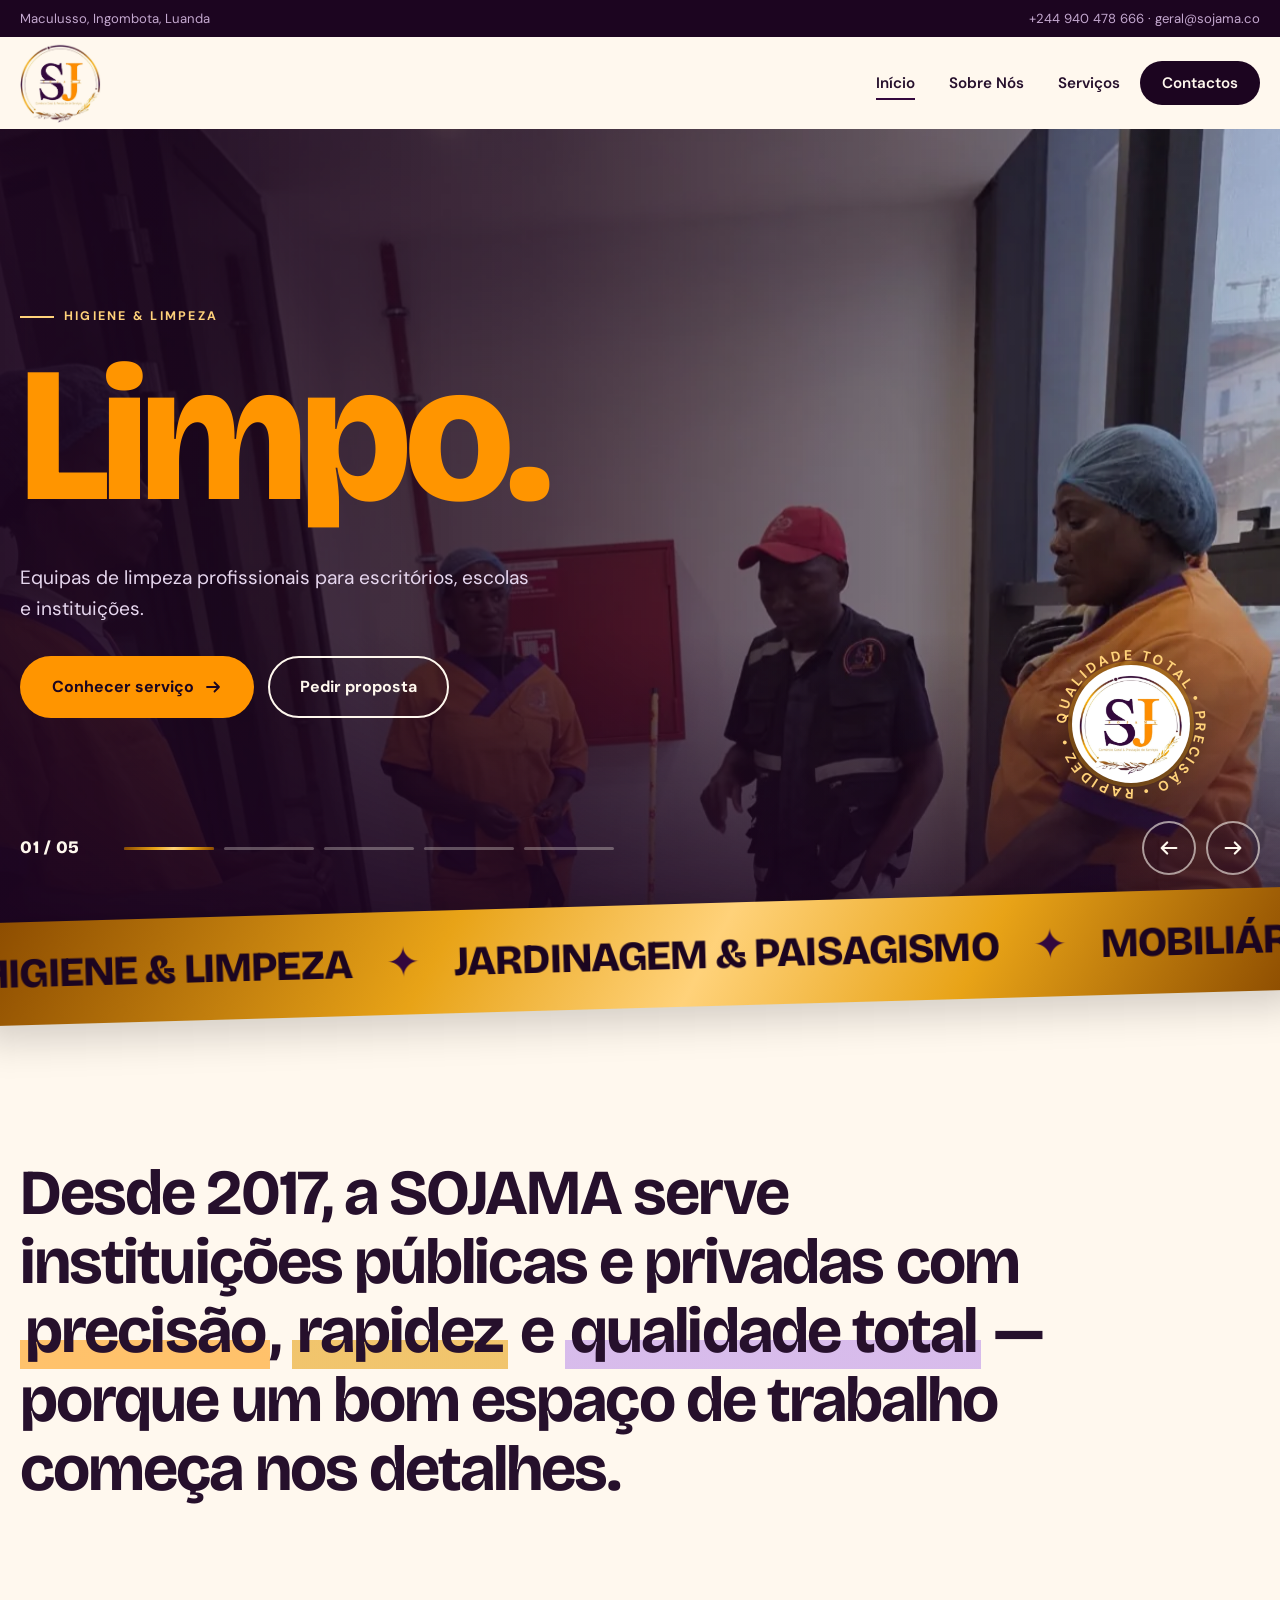
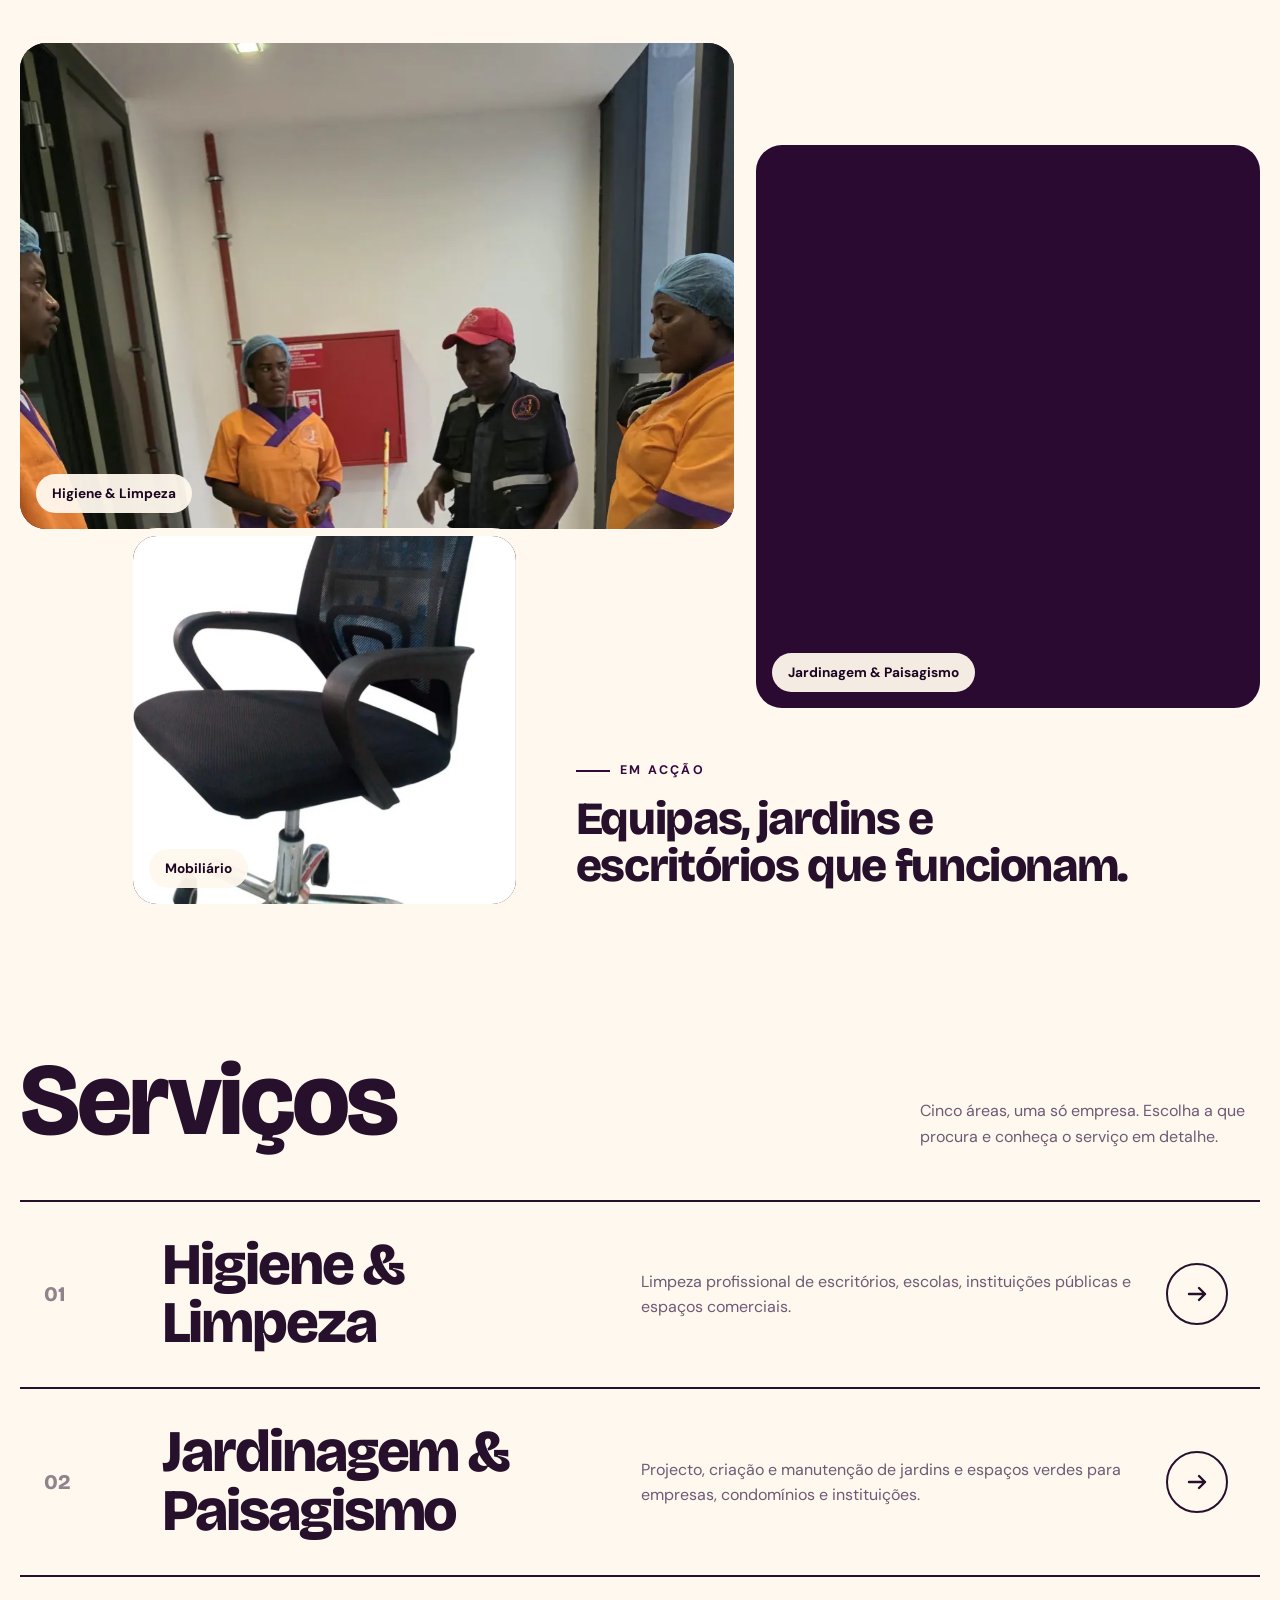
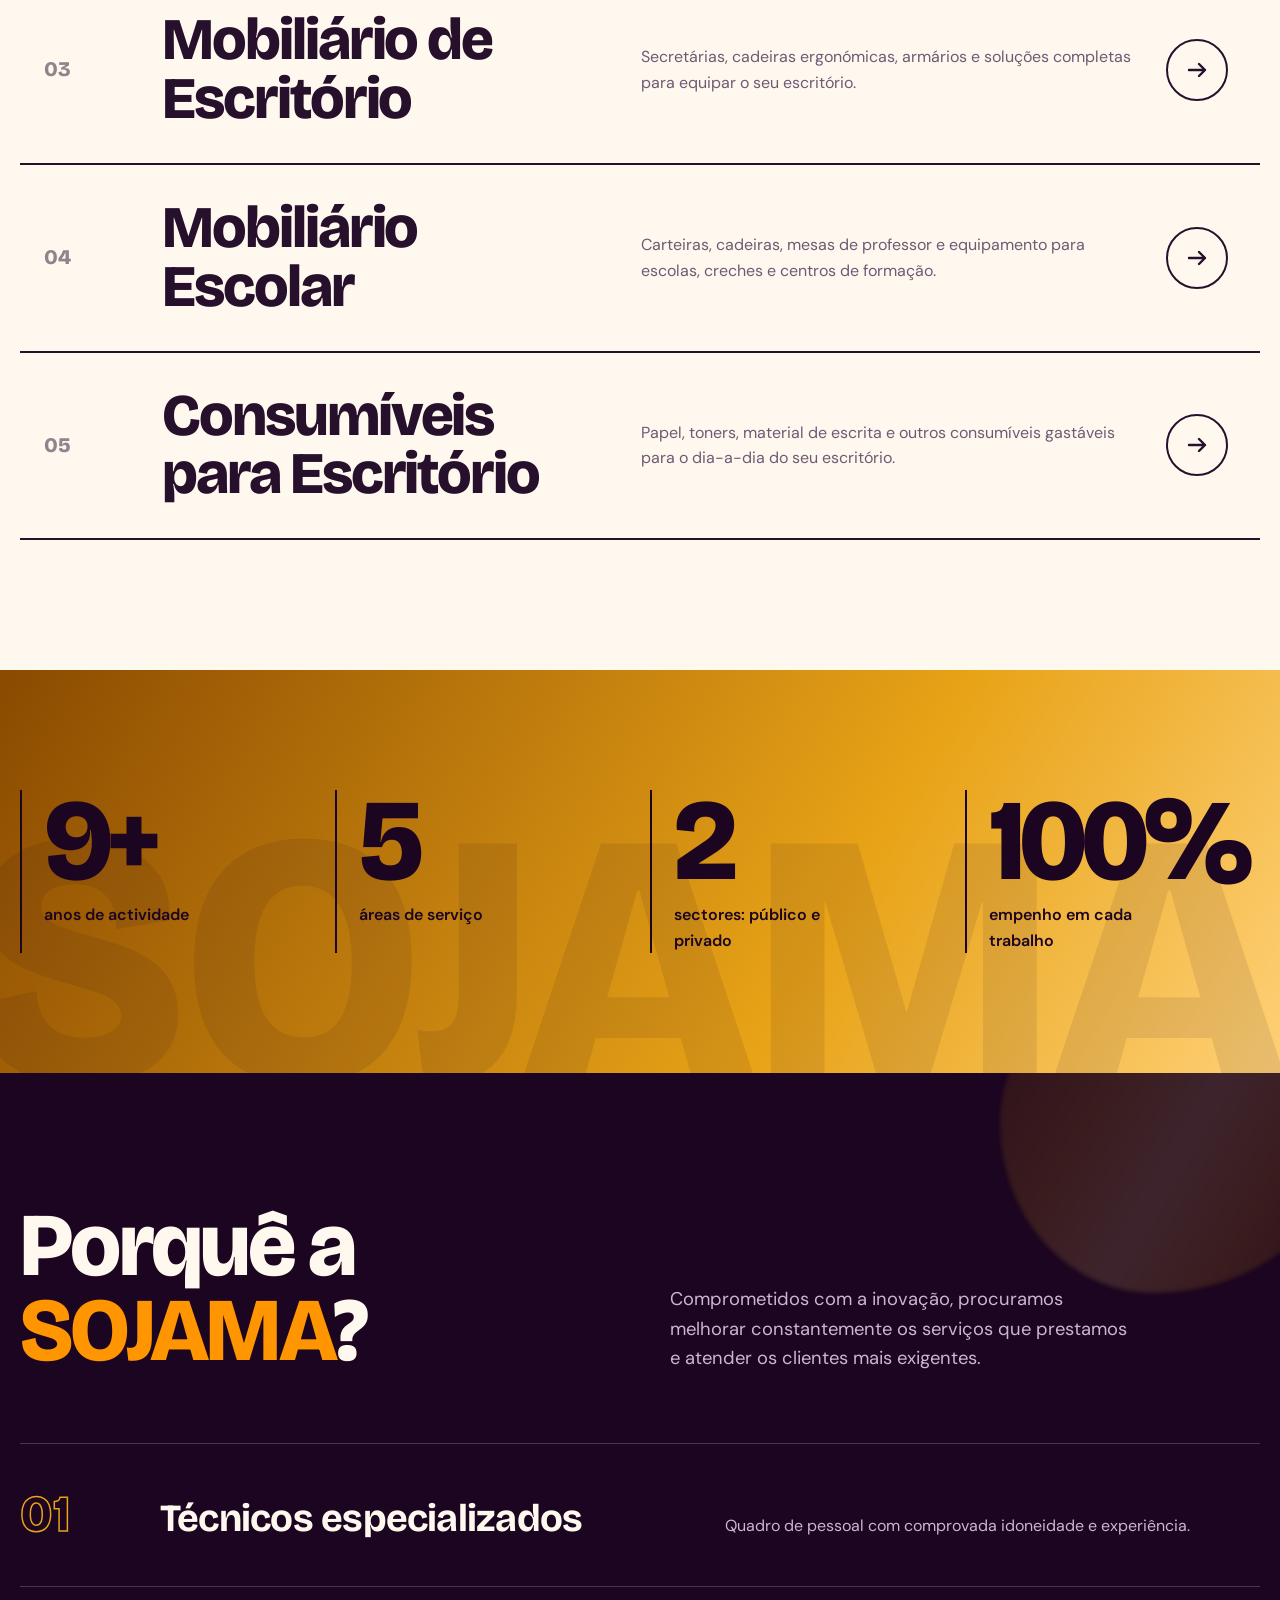
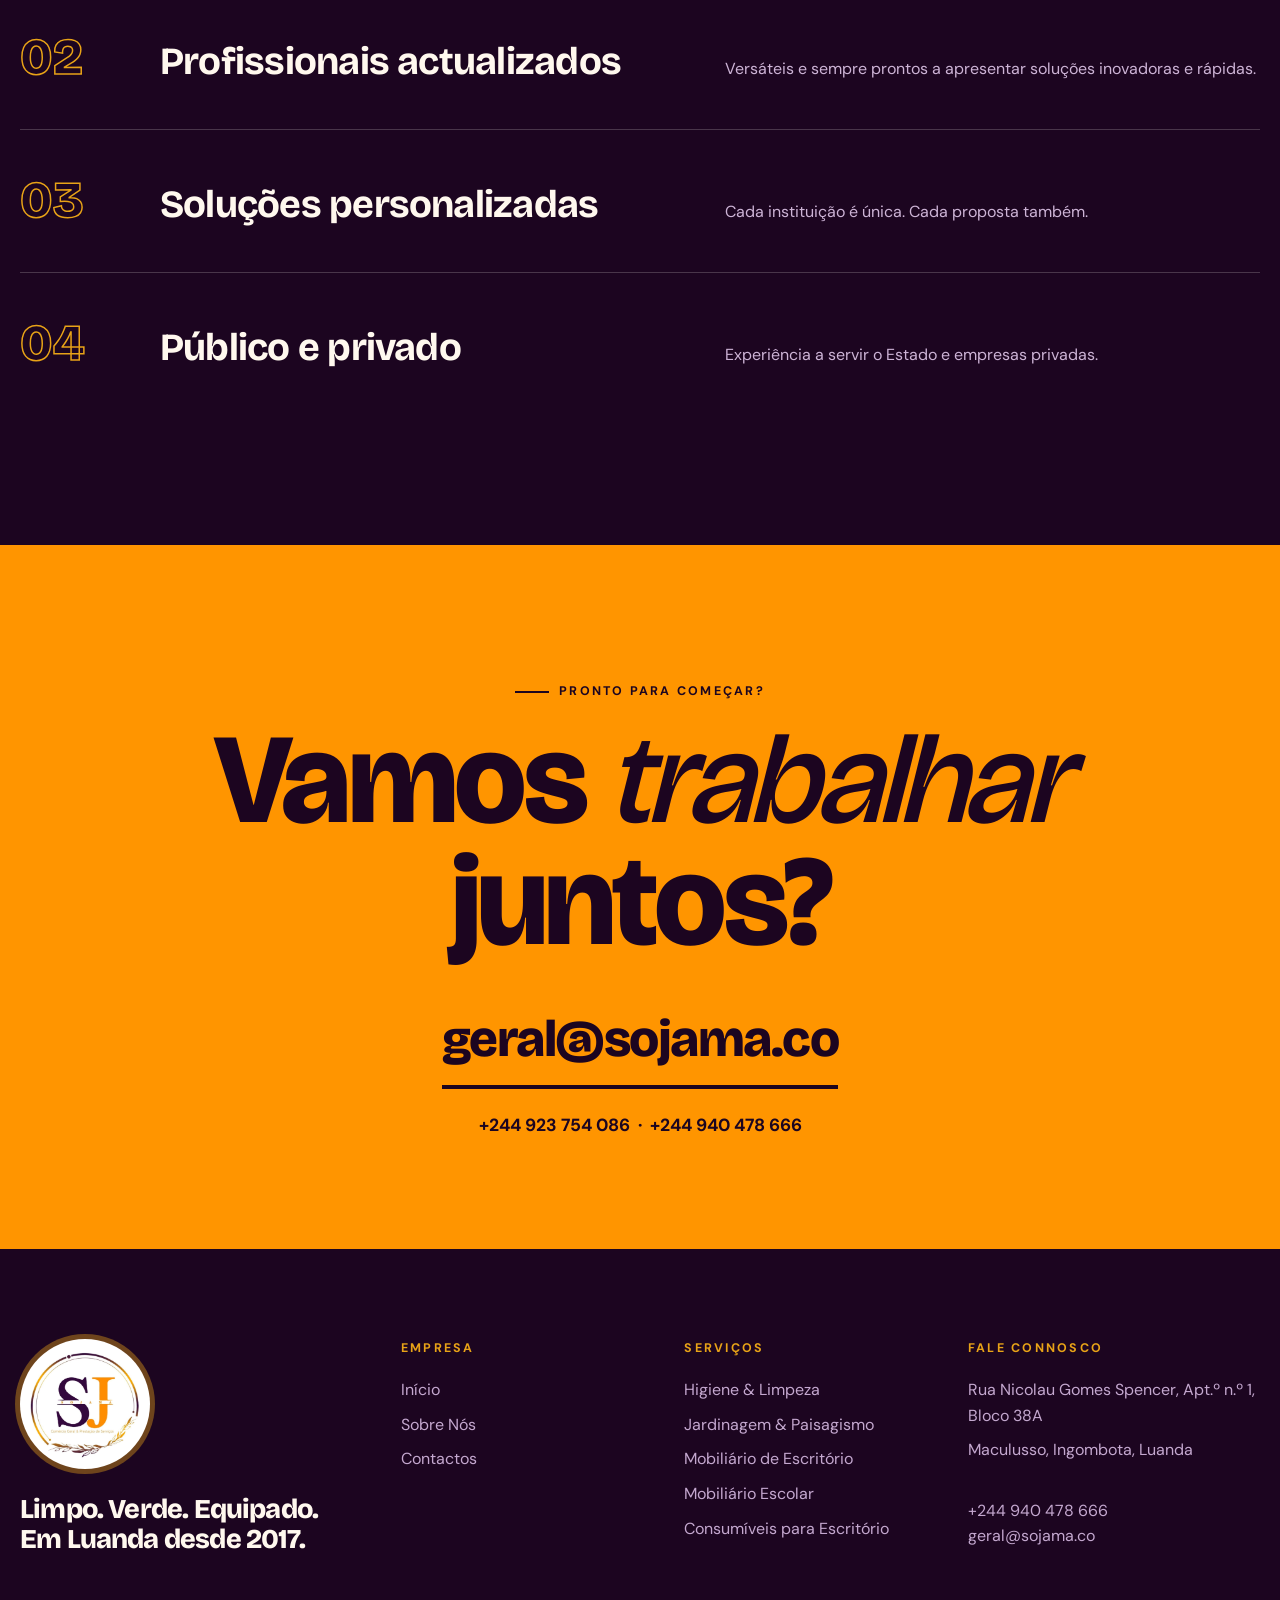
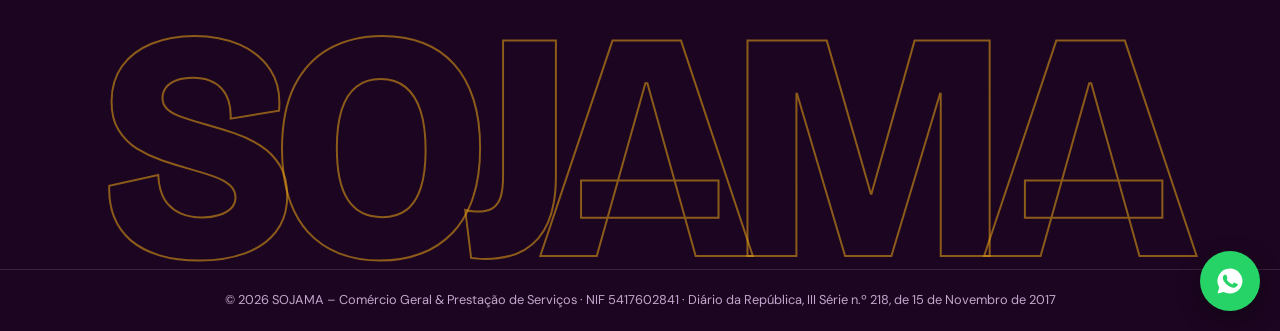
<file: index.html>
<!DOCTYPE html>
<html lang="pt-AO">
<head>
<meta charset="utf-8">
<meta name="viewport" content="width=device-width, initial-scale=1">
<title>Higiene, Jardinagem e Mobiliário em Luanda | SOJAMA</title>
<meta name="description" content="SOJAMA – higiene e limpeza, jardinagem e paisagismo, mobiliário de escritório e escolar e consumíveis para escritório em Luanda, Angola.">
<link rel="preconnect" href="https://fonts.googleapis.com"><link rel="preconnect" href="https://fonts.gstatic.com" crossorigin>
<link href="https://fonts.googleapis.com/css2?family=Bricolage+Grotesque:opsz,wght@12..96,500;12..96,700;12..96,800&family=DM+Sans:wght@400;500;700&display=swap" rel="stylesheet">
<link rel="icon" href="imagem/logo.png">
<meta name="theme-color" content="#34083d">
<link rel="stylesheet" href="css/style.css">
<script>document.documentElement.classList.add('js')</script>
</head>
<body>
<div class="progress"></div>
<div class="topbar"><div class="container"><span>Maculusso, Ingombota, Luanda</span><span> <a href="tel:+244940478666">+244 940 478 666</a> · <a href="mailto:geral@sojama.co">geral@sojama.co</a></span></div></div>
<header class="site"><div class="container">
<a class="logo" href="index.html" aria-label="SOJAMA – início"><img src="imagem/logo.png" alt="SOJAMA – Comércio Geral &amp; Prestação de Serviços" width="64" height="64"></a>
<button class="burger" aria-label="Menu"><span></span><span></span><span></span></button>
<nav id="menu"><ul>
<li><a class="nl ativo" href="index.html">Início</a></li>
<li><a class="nl" href="sobre.html">Sobre Nós</a></li>
<li class="drop"><a class="nl" href="index.html#servicos">Serviços</a><ul><li><a href="higiene-limpeza.html" style="--c:#c7a2ea"><svg viewBox="0 0 24 24" fill="none" stroke="currentColor" stroke-width="1.6" stroke-linecap="round" stroke-linejoin="round" ><path d="M12 2l2.2 6.3L21 10l-6.8 1.7L12 18l-2.2-6.3L3 10l6.8-1.7z"/><path d="M19 15l.8 2.2L22 18l-2.2.8L19 21l-.8-2.2L16 18l2.2-.8z"/></svg> Higiene & Limpeza</a></li><li><a href="jardinagem-paisagismo.html" style="--c:#f2b632"><svg viewBox="0 0 24 24" fill="none" stroke="currentColor" stroke-width="1.6" stroke-linecap="round" stroke-linejoin="round" ><path d="M20 4C10 4 4 9 4 16c0 2 .8 3.5 2 4 1-5 4-8 9-10-4 3-6 6-7 11 8 0 12-6 12-17z"/></svg> Jardinagem & Paisagismo</a></li><li><a href="mobiliario-escritorio.html" style="--c:#ff9500"><svg viewBox="0 0 24 24" fill="none" stroke="currentColor" stroke-width="1.6" stroke-linecap="round" stroke-linejoin="round" ><path d="M3 8h18v3H3z"/><path d="M5 11v9M19 11v9M9 11v4h6v-4"/></svg> Mobiliário de Escritório</a></li><li><a href="mobiliario-escolar.html" style="--c:#ff7f9e"><svg viewBox="0 0 24 24" fill="none" stroke="currentColor" stroke-width="1.6" stroke-linecap="round" stroke-linejoin="round" ><path d="M2 9l10-5 10 5-10 5z"/><path d="M6 11v5c3 3 9 3 12 0v-5"/></svg> Mobiliário Escolar</a></li><li><a href="consumiveis-escritorio.html" style="--c:#ffd2a1"><svg viewBox="0 0 24 24" fill="none" stroke="currentColor" stroke-width="1.6" stroke-linecap="round" stroke-linejoin="round" ><path d="M6 3h9l4 4v14H6z"/><path d="M15 3v4h4M9 12h7M9 16h7"/></svg> Consumíveis para Escritório</a></li></ul></li>
<li><a class="nl pill" href="contactos.html">Contactos</a></li>
</ul></nav>
</div></header>

<section class="hero slider" aria-roledescription="carousel" aria-label="Destaques da SOJAMA">
<h1 class="sr">SOJAMA – Higiene, jardinagem, mobiliário e consumíveis em Luanda</h1>
<div class="slides"><div class="slide on" role="group" aria-roledescription="slide" aria-label="1 de 5">
<div class="sl-img"><img src="img/limpeza-equipa-l.webp" srcset="img/limpeza-equipa-s.webp 640w, img/limpeza-equipa-l.webp 1200w" sizes="100vw" width="1200" height="800" alt="" fetchpriority="high" decoding="async"></div>
<div class="container sl-txt"><span class="eyebrow t-ouro2">Higiene & Limpeza</span>
<p class="disp sl-h"><span class="ln"><span class="t-laranja">Limpo.</span></span></p>
<p class="sub">Equipas de limpeza profissionais para escritórios, escolas e instituições.</p>
<div class="acoes"><a class="btn btn-laranja" href="higiene-limpeza.html">Conhecer serviço <svg viewBox="0 0 24 24" fill="none" stroke="currentColor" stroke-width="2.4" stroke-linecap="round" stroke-linejoin="round"><path d="M4 12h16M14 6l6 6-6 6"/></svg></a><a class="btn btn-linha" href="contactos.html">Pedir proposta</a></div></div></div><div class="slide" role="group" aria-roledescription="slide" aria-label="2 de 5">
<div class="sl-img"><img src="img/jardim-paisagismo-l.webp" srcset="img/jardim-paisagismo-s.webp 640w, img/jardim-paisagismo-l.webp 1200w" sizes="100vw" width="1200" height="800" alt="" loading="lazy" decoding="async"></div>
<div class="container sl-txt"><span class="eyebrow t-ouro2">Jardinagem & Paisagismo</span>
<p class="disp sl-h"><span class="ln"><span class="t-linha">Verde.</span></span></p>
<p class="sub">Jardins e espaços verdes projectados, criados e mantidos com cuidado.</p>
<div class="acoes"><a class="btn btn-laranja" href="jardinagem-paisagismo.html">Conhecer serviço <svg viewBox="0 0 24 24" fill="none" stroke="currentColor" stroke-width="2.4" stroke-linecap="round" stroke-linejoin="round"><path d="M4 12h16M14 6l6 6-6 6"/></svg></a><a class="btn btn-linha" href="contactos.html">Pedir proposta</a></div></div></div><div class="slide" role="group" aria-roledescription="slide" aria-label="3 de 5">
<div class="sl-img"><img src="img/escritorio-reuniao-l.webp" srcset="img/escritorio-reuniao-s.webp 640w, img/escritorio-reuniao-l.webp 1125w" sizes="100vw" width="1125" height="750" alt="" loading="lazy" decoding="async"></div>
<div class="container sl-txt"><span class="eyebrow t-ouro2">Mobiliário & Consumíveis</span>
<p class="disp sl-h"><span class="ln"><span class="t-ouro">Equipado.</span></span></p>
<p class="sub">Mobiliário de escritório e escolar e consumíveis para o seu dia-a-dia.</p>
<div class="acoes"><a class="btn btn-laranja" href="mobiliario-escritorio.html">Conhecer serviço <svg viewBox="0 0 24 24" fill="none" stroke="currentColor" stroke-width="2.4" stroke-linecap="round" stroke-linejoin="round"><path d="M4 12h16M14 6l6 6-6 6"/></svg></a><a class="btn btn-linha" href="contactos.html">Pedir proposta</a></div></div></div><div class="slide" role="group" aria-roledescription="slide" aria-label="4 de 5">
<div class="sl-img"><img src="img/jardim-canteiro-l.webp" srcset="img/jardim-canteiro-s.webp 640w, img/jardim-canteiro-l.webp 960w" sizes="100vw" width="960" height="640" alt="" loading="lazy" decoding="async"></div>
<div class="container sl-txt"><span class="eyebrow t-ouro2">Quem somos</span>
<p class="disp sl-h"><span class="ln"><span class="t-creme">Cuidado.</span></span></p>
<p class="sub">Técnicos especializados, de idoneidade e experiência comprovadas.</p>
<div class="acoes"><a class="btn btn-laranja" href="sobre.html">Sobre nós <svg viewBox="0 0 24 24" fill="none" stroke="currentColor" stroke-width="2.4" stroke-linecap="round" stroke-linejoin="round"><path d="M4 12h16M14 6l6 6-6 6"/></svg></a><a class="btn btn-linha" href="contactos.html">Pedir proposta</a></div></div></div><div class="slide" role="group" aria-roledescription="slide" aria-label="5 de 5">
<div class="sl-img"><img src="img/limpeza-escritorio-l.webp" srcset="img/limpeza-escritorio-s.webp 640w, img/limpeza-escritorio-l.webp 960w" sizes="100vw" width="960" height="640" alt="" loading="lazy" decoding="async"></div>
<div class="container sl-txt"><span class="eyebrow t-ouro2">Qualidade total</span>
<p class="disp sl-h"><span class="ln"><span class="t-laranja">Impecável.</span></span></p>
<p class="sub">Precisão, rapidez e qualidade total em cada serviço que prestamos.</p>
<div class="acoes"><a class="btn btn-laranja" href="contactos.html">Pedir proposta <svg viewBox="0 0 24 24" fill="none" stroke="currentColor" stroke-width="2.4" stroke-linecap="round" stroke-linejoin="round"><path d="M4 12h16M14 6l6 6-6 6"/></svg></a><a class="btn btn-linha" href="contactos.html">Pedir proposta</a></div></div></div></div>
<div class="container sl-ctrl"><span class="sl-count">01 / 05</span><div class="sl-dots"><button type="button" aria-label="Ir para o destaque 1" class="on"><i></i></button><button type="button" aria-label="Ir para o destaque 2"><i></i></button><button type="button" aria-label="Ir para o destaque 3"><i></i></button><button type="button" aria-label="Ir para o destaque 4"><i></i></button><button type="button" aria-label="Ir para o destaque 5"><i></i></button></div><div class="sl-btns"><button type="button" class="sl-prev" aria-label="Anterior"><svg viewBox="0 0 24 24" fill="none" stroke="currentColor" stroke-width="2.4" stroke-linecap="round" stroke-linejoin="round"><path d="M4 12h16M14 6l6 6-6 6"/></svg></button><button type="button" class="sl-next" aria-label="Seguinte"><svg viewBox="0 0 24 24" fill="none" stroke="currentColor" stroke-width="2.4" stroke-linecap="round" stroke-linejoin="round"><path d="M4 12h16M14 6l6 6-6 6"/></svg></button></div></div>
<div class="selo"><svg viewBox="0 0 100 100"><defs><path id="c" d="M50,50 m-38,0 a38,38 0 1,1 76,0 a38,38 0 1,1 -76,0"/></defs><text><textPath href="#c">Qualidade total • Precisão • Rapidez • </textPath></text></svg><div class="c"><img src="imagem/logo.png" alt="SOJAMA"></div></div>
</section>
<div class="faixa " aria-hidden="true"><div class="trilho"><span>Higiene & Limpeza<i>✦</i></span><span>Jardinagem & Paisagismo<i>✦</i></span><span>Mobiliário de Escritório<i>✦</i></span><span>Mobiliário Escolar<i>✦</i></span><span>Consumíveis para Escritório<i>✦</i></span><span>Higiene & Limpeza<i>✦</i></span><span>Jardinagem & Paisagismo<i>✦</i></span><span>Mobiliário de Escritório<i>✦</i></span><span>Mobiliário Escolar<i>✦</i></span><span>Consumíveis para Escritório<i>✦</i></span><span>Higiene & Limpeza<i>✦</i></span><span>Jardinagem & Paisagismo<i>✦</i></span><span>Mobiliário de Escritório<i>✦</i></span><span>Mobiliário Escolar<i>✦</i></span><span>Consumíveis para Escritório<i>✦</i></span><span>Higiene & Limpeza<i>✦</i></span><span>Jardinagem & Paisagismo<i>✦</i></span><span>Mobiliário de Escritório<i>✦</i></span><span>Mobiliário Escolar<i>✦</i></span><span>Consumíveis para Escritório<i>✦</i></span></div></div>

<section class="manifesto"><div class="container"><p class="rv">Desde 2017, a SOJAMA serve instituições públicas e privadas com <em>precisão</em>, <em class="o">rapidez</em> e <em class="c">qualidade total</em> — porque um bom espaço de trabalho começa nos detalhes.</p></div></section>

<section class="mosaico"><div class="container mos">
<a class="fig m1 rv-img" href="higiene-limpeza.html"><img src="img/limpeza-equipa-l.webp" srcset="img/limpeza-equipa-s.webp 640w, img/limpeza-equipa-l.webp 1200w" sizes="(min-width:960px) 56vw, 100vw" width="1200" height="800" alt="Equipa de limpeza SOJAMA uniformizada" loading="lazy" decoding="async" data-par=".12"><span class="tag">Higiene &amp; Limpeza</span></a>
<a class="fig m2 rv-img" href="jardinagem-paisagismo.html" style="--d:.15s"><img src="img/jardim-paisagismo-l.webp" srcset="img/jardim-paisagismo-s.webp 640w, img/jardim-paisagismo-l.webp 1200w" sizes="(min-width:960px) 36vw, 100vw" width="1200" height="800" alt="Jardim em construção com relva e pedra decorativa" loading="lazy" decoding="async" data-par=".12"><span class="tag">Jardinagem &amp; Paisagismo</span></a>
<a class="fig m3 rv-img" href="mobiliario-escritorio.html" style="--d:.3s"><img src="img/escritorio-cadeira-operativa-l.webp" srcset="img/escritorio-cadeira-operativa-s.webp 640w, img/escritorio-cadeira-operativa-l.webp 960w" sizes="(min-width:960px) 24vw, 70vw" width="960" height="1280" alt="Cadeira operativa de escritório" loading="lazy" decoding="async" data-par=".12"><span class="tag">Mobiliário</span></a>
<div class="m4 rv"><span class="eyebrow">Em acção</span><p class="disp">Equipas, jardins e escritórios que funcionam.</p></div>
</div></section>
<section class="servicos-lista pad" id="servicos" style="padding-top:20px"><div class="container">
<div class="sl-topo"><h2 class="disp rv">Serviços</h2><p class="rv">Cinco áreas, uma só empresa. Escolha a que procura e conheça o serviço em detalhe.</p></div>
<a class="linha-s rv" style="--c:#c7a2ea;--d:0s" href="higiene-limpeza.html"><span class="n">01</span><h3>Higiene & Limpeza</h3><p>Limpeza profissional de escritórios, escolas, instituições públicas e espaços comerciais.</p><span class="seta"><svg viewBox="0 0 24 24" fill="none" stroke="currentColor" stroke-width="2.4" stroke-linecap="round" stroke-linejoin="round"><path d="M4 12h16M14 6l6 6-6 6"/></svg></span><span class="foto"><img src="img/limpeza-escritorio-l.webp" srcset="img/limpeza-escritorio-s.webp 640w, img/limpeza-escritorio-l.webp 960w" sizes="220px" width="960" height="640" alt="Funcionária da SOJAMA a limpar um escritório" loading="lazy" decoding="async"></span></a><a class="linha-s rv" style="--c:#f2b632;--d:0.06s" href="jardinagem-paisagismo.html"><span class="n">02</span><h3>Jardinagem & Paisagismo</h3><p>Projecto, criação e manutenção de jardins e espaços verdes para empresas, condomínios e instituições.</p><span class="seta"><svg viewBox="0 0 24 24" fill="none" stroke="currentColor" stroke-width="2.4" stroke-linecap="round" stroke-linejoin="round"><path d="M4 12h16M14 6l6 6-6 6"/></svg></span><span class="foto"><img src="img/jardim-paisagismo-l.webp" srcset="img/jardim-paisagismo-s.webp 640w, img/jardim-paisagismo-l.webp 1200w" sizes="220px" width="1200" height="800" alt="Jardim em construção com relva e pedra decorativa" loading="lazy" decoding="async"></span></a><a class="linha-s rv" style="--c:#ff9500;--d:0.12s" href="mobiliario-escritorio.html"><span class="n">03</span><h3>Mobiliário de Escritório</h3><p>Secretárias, cadeiras ergonómicas, armários e soluções completas para equipar o seu escritório.</p><span class="seta"><svg viewBox="0 0 24 24" fill="none" stroke="currentColor" stroke-width="2.4" stroke-linecap="round" stroke-linejoin="round"><path d="M4 12h16M14 6l6 6-6 6"/></svg></span><span class="foto"><img src="img/escritorio-mesa-madeira-l.webp" srcset="img/escritorio-mesa-madeira-s.webp 640w, img/escritorio-mesa-madeira-l.webp 1280w" sizes="220px" width="1280" height="960" alt="Secretária de escritório com gavetas" loading="lazy" decoding="async"></span></a><a class="linha-s rv" style="--c:#ff7f9e;--d:0.18s" href="mobiliario-escolar.html"><span class="n">04</span><h3>Mobiliário Escolar</h3><p>Carteiras, cadeiras, mesas de professor e equipamento para escolas, creches e centros de formação.</p><span class="seta"><svg viewBox="0 0 24 24" fill="none" stroke="currentColor" stroke-width="2.4" stroke-linecap="round" stroke-linejoin="round"><path d="M4 12h16M14 6l6 6-6 6"/></svg></span><span class="foto"><img src="img/escritorio-cadeira-director-l.webp" srcset="img/escritorio-cadeira-director-s.webp 640w, img/escritorio-cadeira-director-l.webp 721w" sizes="220px" width="721" height="775" alt="Cadeira de direcção em pele" loading="lazy" decoding="async"></span></a><a class="linha-s rv" style="--c:#ffd2a1;--d:0.24s" href="consumiveis-escritorio.html"><span class="n">05</span><h3>Consumíveis para Escritório</h3><p>Papel, toners, material de escrita e outros consumíveis gastáveis para o dia-a-dia do seu escritório.</p><span class="seta"><svg viewBox="0 0 24 24" fill="none" stroke="currentColor" stroke-width="2.4" stroke-linecap="round" stroke-linejoin="round"><path d="M4 12h16M14 6l6 6-6 6"/></svg></span><span class="foto"><img src="img/escritorio-cadeira-operativa-l.webp" srcset="img/escritorio-cadeira-operativa-s.webp 640w, img/escritorio-cadeira-operativa-l.webp 960w" sizes="220px" width="960" height="1280" alt="Cadeira operativa de escritório" loading="lazy" decoding="async"></span></a>
</div></section>

<section class="numeros"><div class="container"><div class="num-grid">
<div class="num rv"><b><span class="conta" data-to="9">0</span>+</b><span>anos de actividade</span></div>
<div class="num rv" style="--d:.1s"><b><span class="conta" data-to="5">0</span></b><span>áreas de serviço</span></div>
<div class="num rv" style="--d:.2s"><b><span class="conta" data-to="2">0</span></b><span>sectores: público e privado</span></div>
<div class="num rv" style="--d:.3s"><b><span class="conta" data-to="100">0</span>%</b><span>empenho em cada trabalho</span></div>
</div></div></section>

<section class="porque pad">
<div class="blob b1" data-mx="-30" style="top:-120px"></div>
<div class="container">
<div class="pq-topo"><h2 class="disp rv">Porquê a <span class="t-laranja">SOJAMA</span>?</h2><p class="rv">Comprometidos com a inovação, procuramos melhorar constantemente os serviços que prestamos e atender os clientes mais exigentes.</p></div>
<div class="pq-item rv" style="--d:0s"><span class="pn">01</span><h3>Técnicos especializados</h3><p>Quadro de pessoal com comprovada idoneidade e experiência.</p></div><div class="pq-item rv" style="--d:0.07s"><span class="pn">02</span><h3>Profissionais actualizados</h3><p>Versáteis e sempre prontos a apresentar soluções inovadoras e rápidas.</p></div><div class="pq-item rv" style="--d:0.14s"><span class="pn">03</span><h3>Soluções personalizadas</h3><p>Cada instituição é única. Cada proposta também.</p></div><div class="pq-item rv" style="--d:0.21000000000000002s"><span class="pn">04</span><h3>Público e privado</h3><p>Experiência a servir o Estado e empresas privadas.</p></div>
</div></section>
<section class="cta"><div class="container"><span class="eyebrow rv">Pronto para começar?</span><h2 class="disp rv">Vamos <span>trabalhar</span> juntos?</h2><a class="mail rv" href="mailto:geral@sojama.co">geral@sojama.co</a><p class="tels rv"><a href="tel:+244923754086">+244 923 754 086</a> &nbsp;·&nbsp; <a href="tel:+244940478666">+244 940 478 666</a></p></div></section>
<footer class="site"><div class="container">
<div class="fgrid">
<div><div class="flogo"><img src="imagem/logo.png" alt="SOJAMA" width="120" height="120"></div><p class="big">Limpo. Verde. Equipado. Em Luanda desde 2017.</p></div>
<div><h4>Empresa</h4><ul><li><a href="index.html">Início</a></li><li><a href="sobre.html">Sobre Nós</a></li><li><a href="contactos.html">Contactos</a></li></ul></div>
<div><h4>Serviços</h4><ul><li><a href="higiene-limpeza.html">Higiene & Limpeza</a></li><li><a href="jardinagem-paisagismo.html">Jardinagem & Paisagismo</a></li><li><a href="mobiliario-escritorio.html">Mobiliário de Escritório</a></li><li><a href="mobiliario-escolar.html">Mobiliário Escolar</a></li><li><a href="consumiveis-escritorio.html">Consumíveis para Escritório</a></li></ul></div>
<div><h4>Fale connosco</h4><ul><li>Rua Nicolau Gomes Spencer, Apt.º n.º 1, Bloco 38A</li><li>Maculusso, Ingombota, Luanda</li><br><a href="tel:+244940478666">+244 940 478 666</a></li><li><a href="mailto:geral@sojama.co">geral@sojama.co</a></li></ul></div>
</div></div>
<div class="wordmark" aria-hidden="true">SOJAMA</div>
<div class="legal">© 2026 SOJAMA – Comércio Geral &amp; Prestação de Serviços · NIF 5417602841 · Diário da República, III Série n.º 218, de 15 de Novembro de 2017</div>
</footer>
<a class="whats" href="https://wa.me/244923754086" aria-label="WhatsApp" target="_blank" rel="noopener"><svg viewBox="0 0 24 24" fill="currentColor"><path d="M12 2a10 10 0 00-8.6 15.1L2 22l5-1.3A10 10 0 1012 2zm5.2 14.1c-.2.6-1.3 1.2-1.8 1.2-.5.1-1 .2-3.3-.7-2.8-1.2-4.6-4-4.7-4.2-.1-.2-1.1-1.5-1.1-2.9s.7-2 1-2.3c.2-.3.5-.3.7-.3h.5c.2 0 .4 0 .6.5l.8 2c.1.2.1.3 0 .5l-.3.4c-.1.2-.3.3-.1.6.2.3.8 1.3 1.7 2.1 1.1 1 2.1 1.300 2.400 1.500.3.100.5.100.600-.1l.9-1c.2-.3.4-.2.600-.1l1.900.9c.3.1.5.2.5.3.1.100.1.600-.1 1.200z"/></svg></a>
<script src="js/main.js"></script>
</body>
</html>
</file>
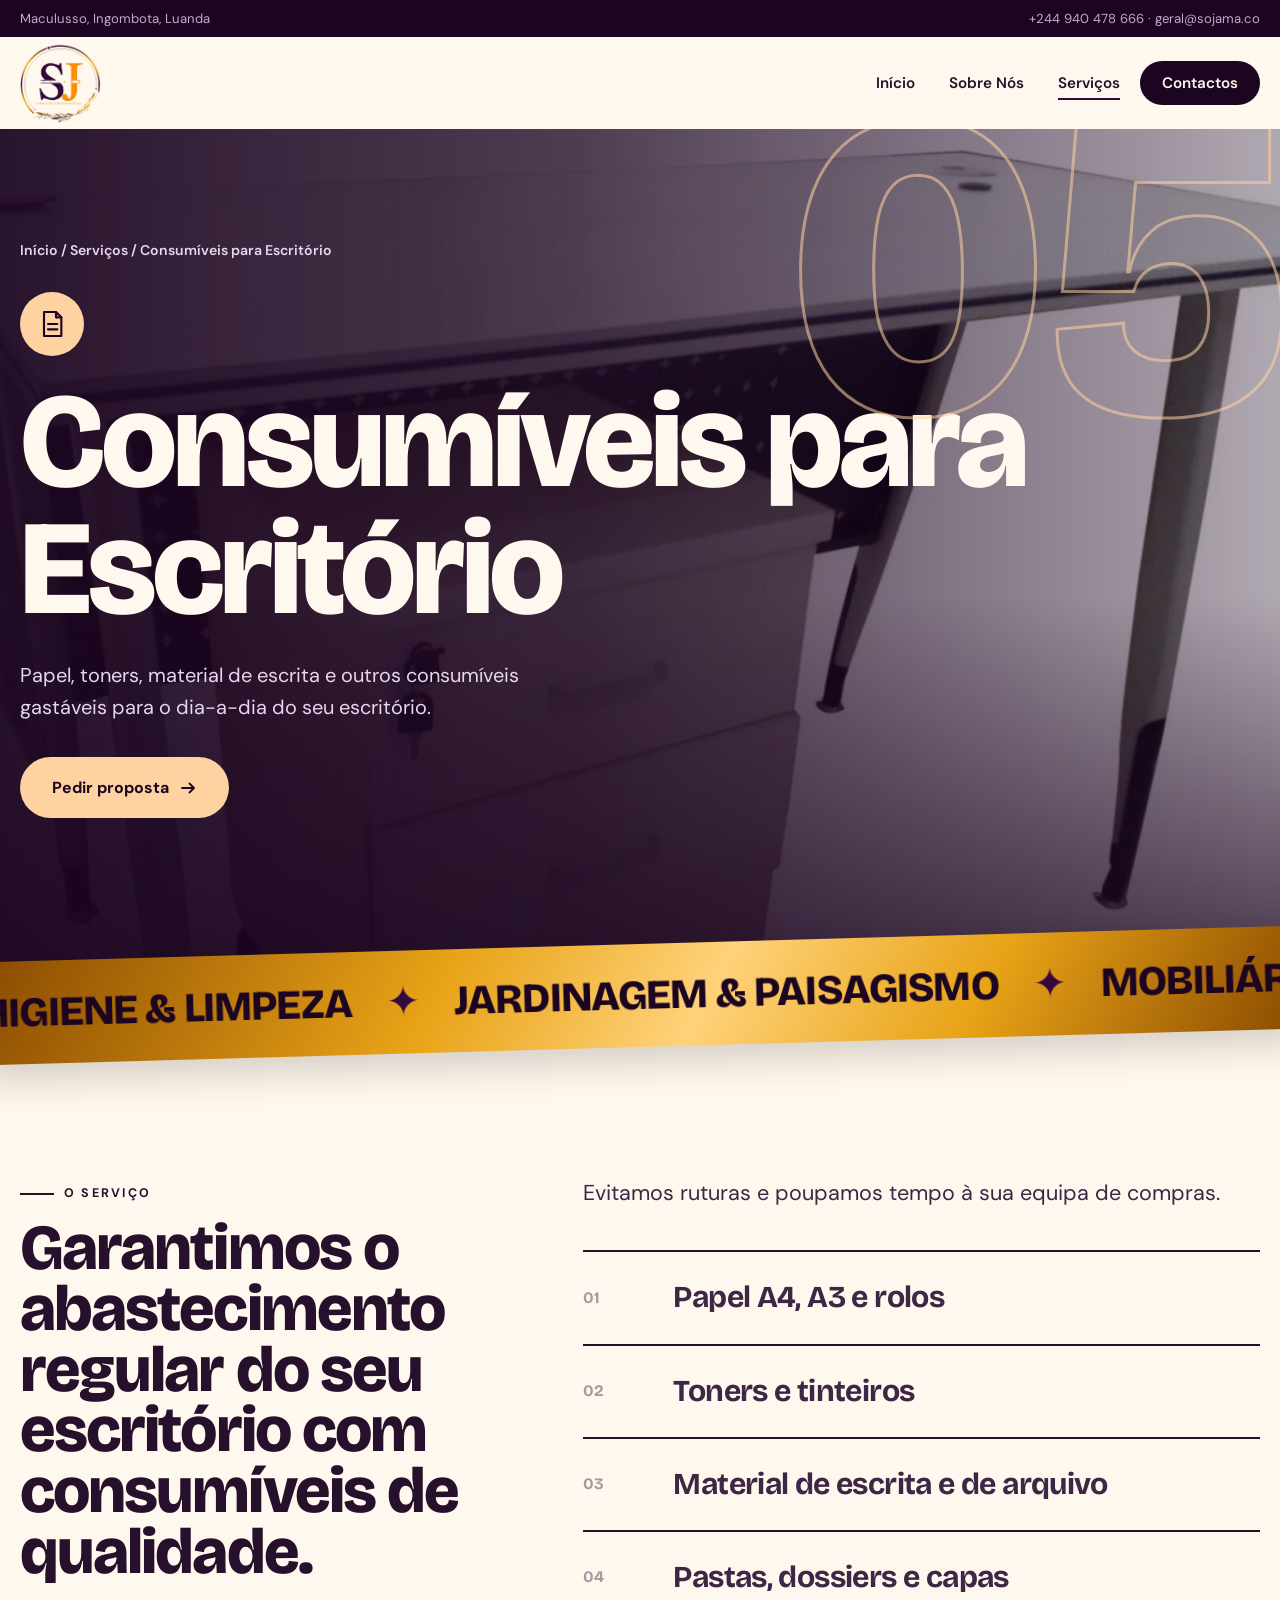
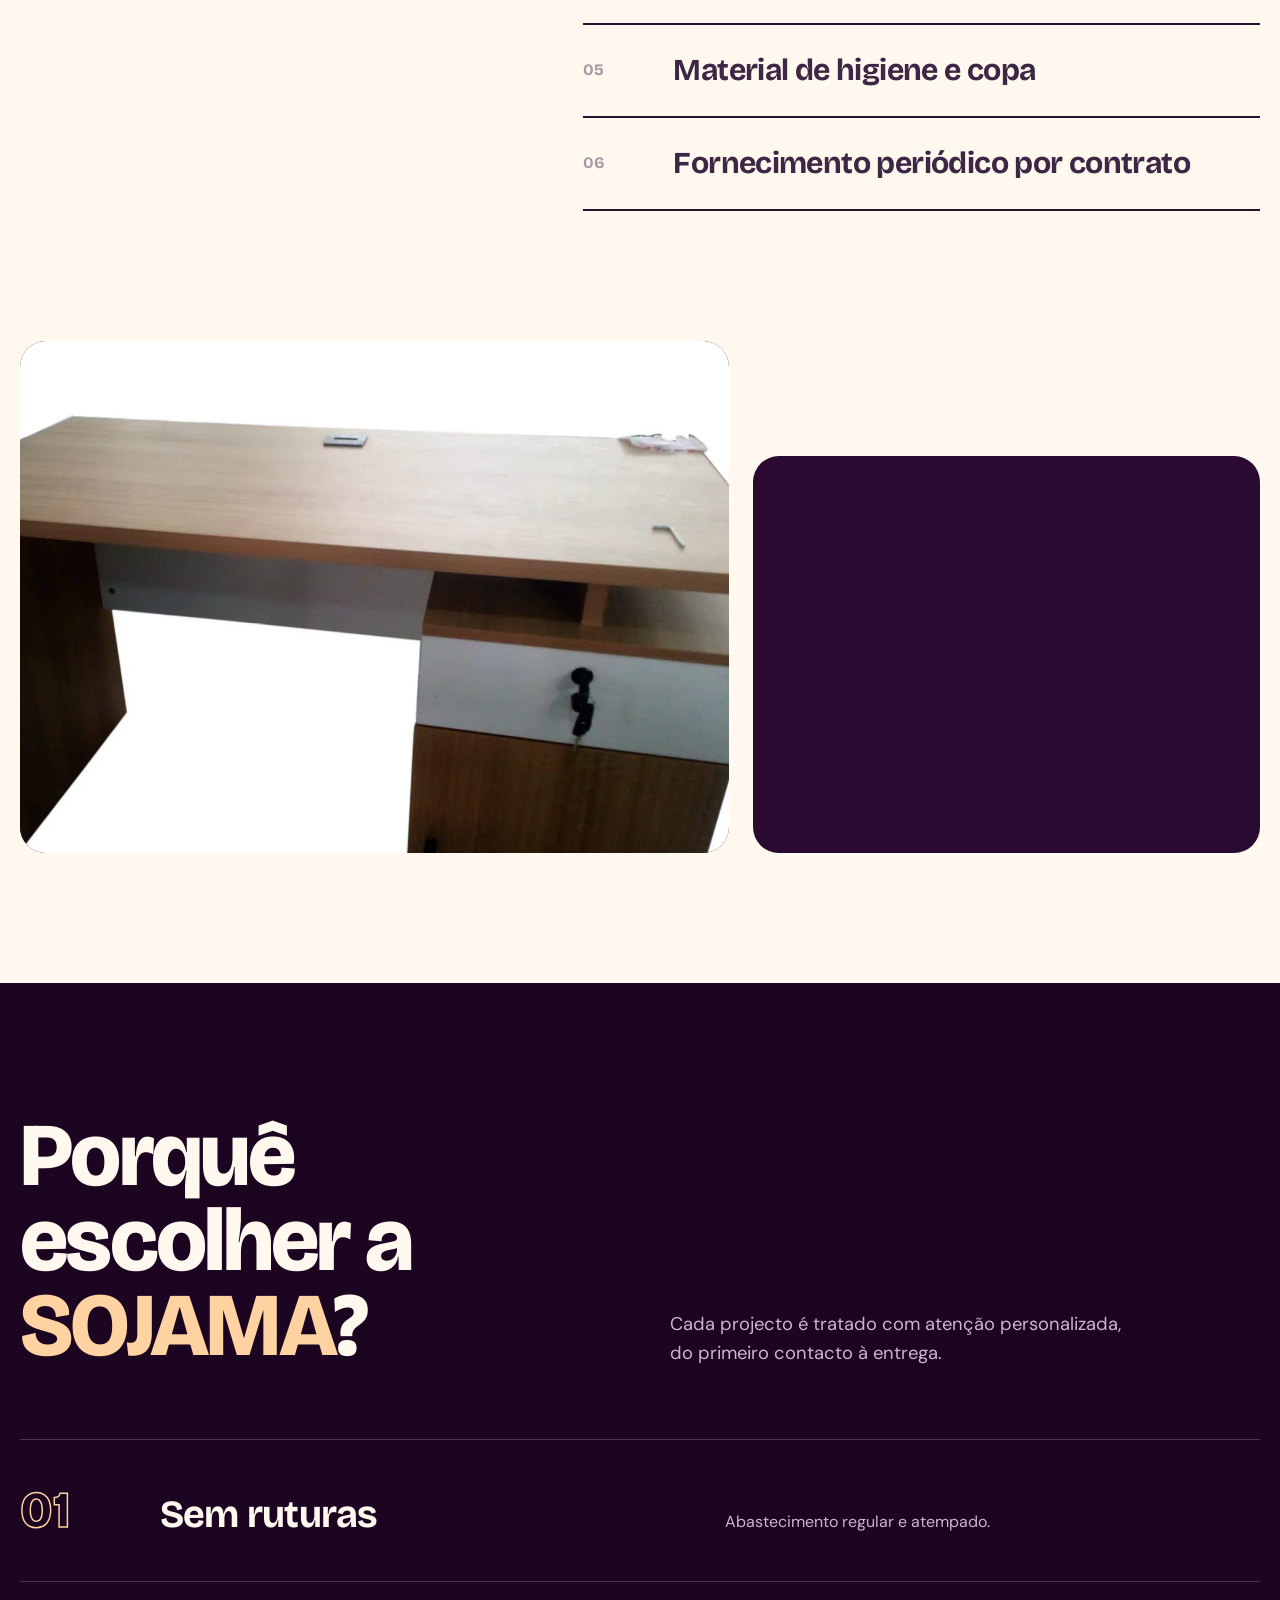
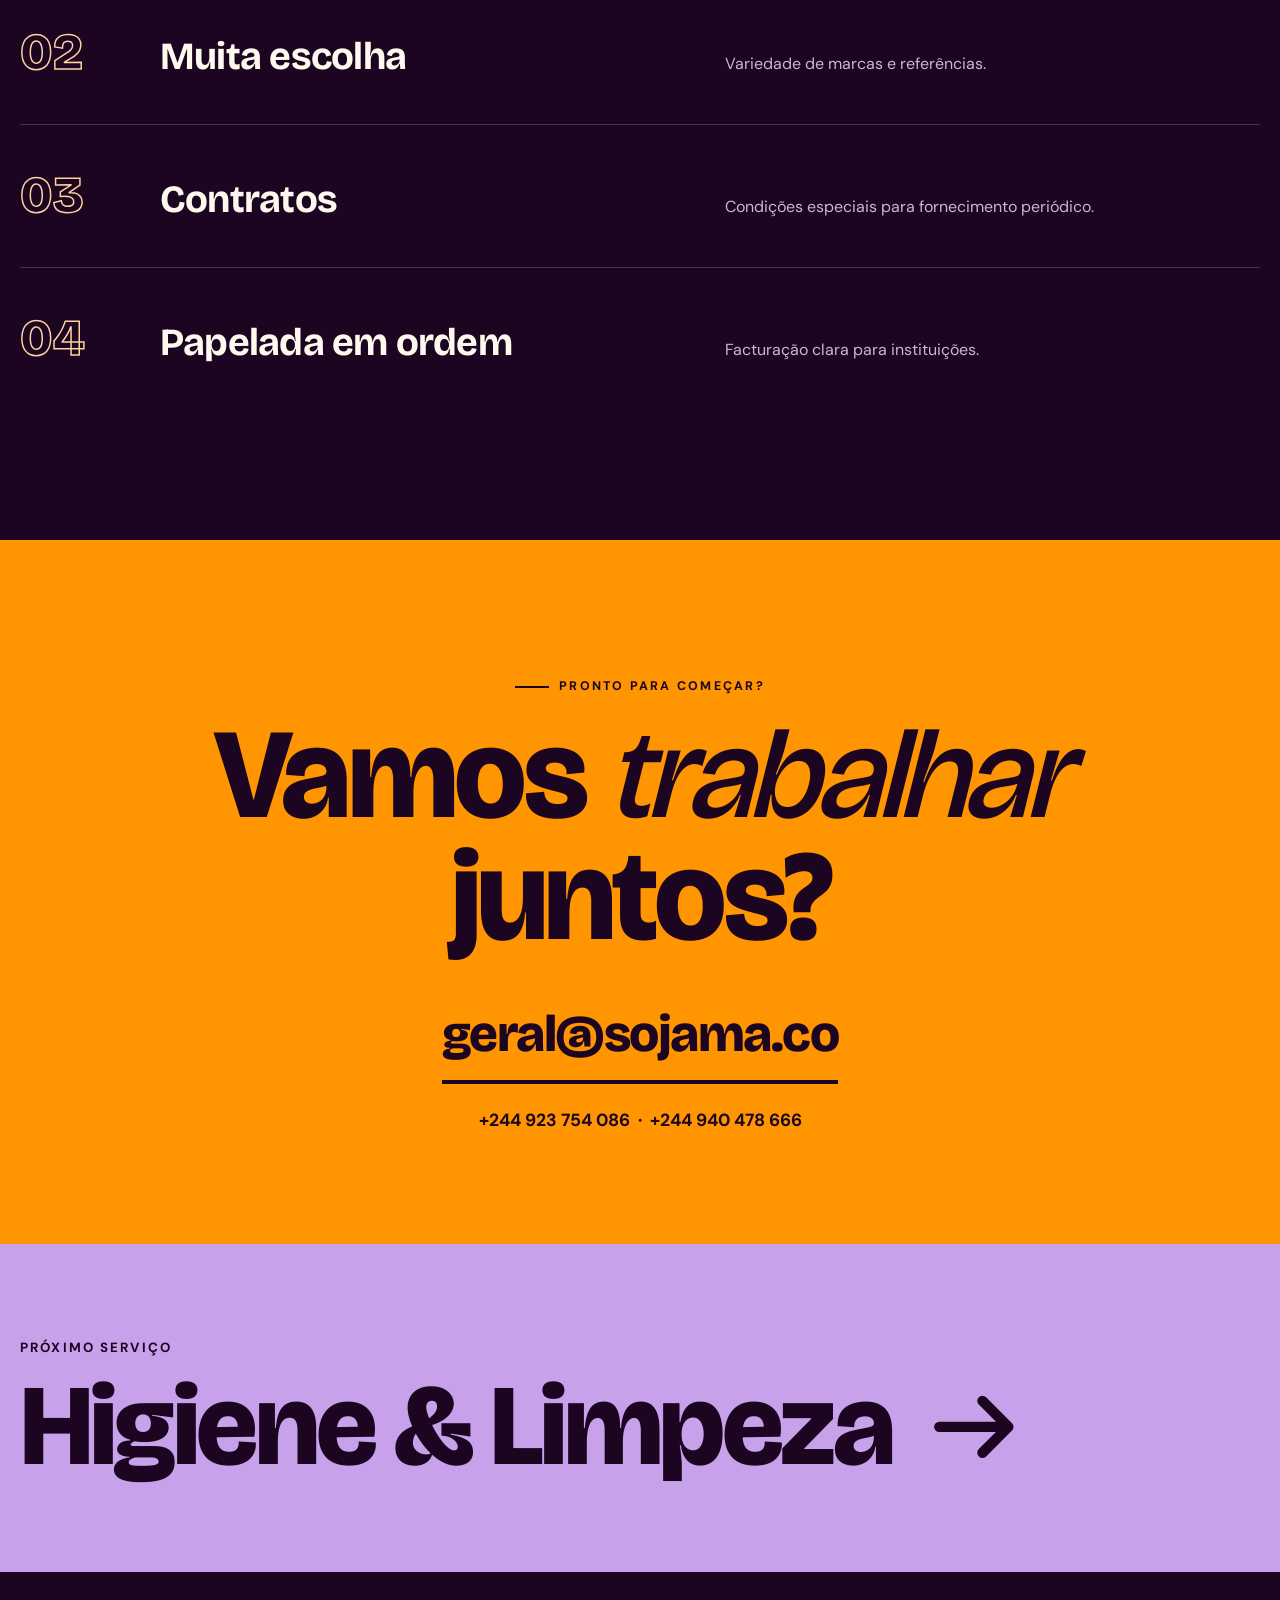
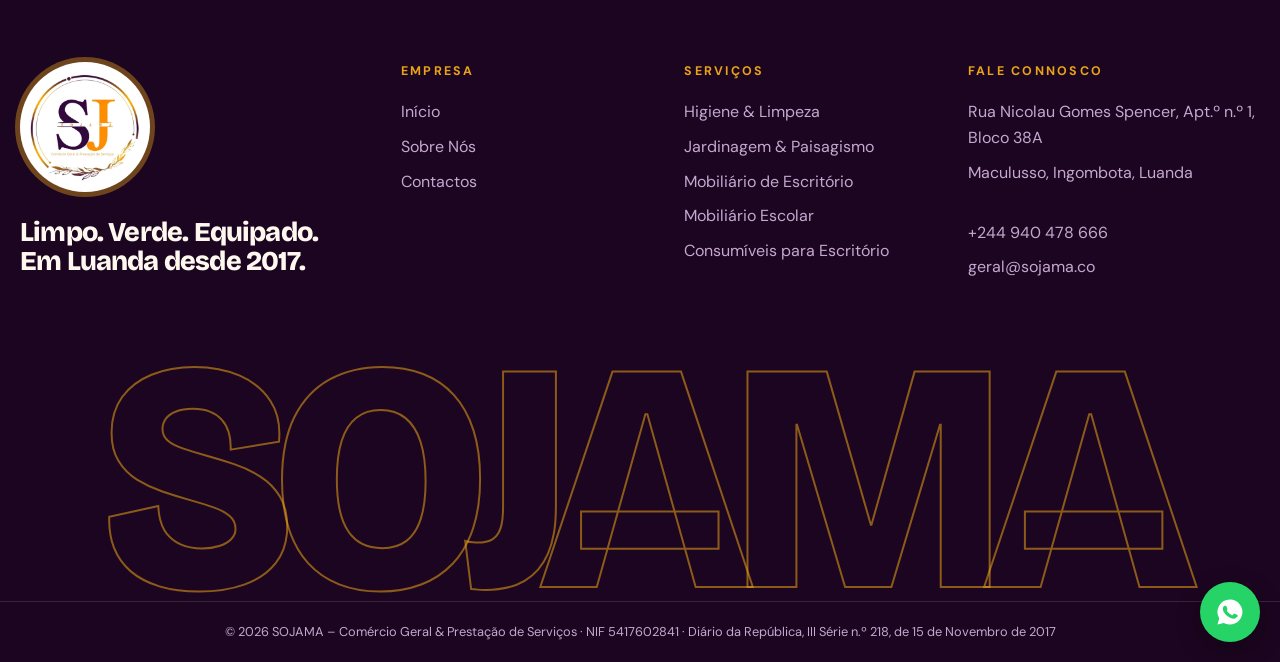
<file: consumiveis-escritorio.html>
<!DOCTYPE html>
<html lang="pt-AO">
<head>
<meta charset="utf-8">
<meta name="viewport" content="width=device-width, initial-scale=1">
<title>Consumíveis para Escritório | SOJAMA</title>
<meta name="description" content="Papel, toners, material de escrita e outros consumíveis gastáveis para o dia-a-dia do seu escritório.">
<link rel="preconnect" href="https://fonts.googleapis.com"><link rel="preconnect" href="https://fonts.gstatic.com" crossorigin>
<link href="https://fonts.googleapis.com/css2?family=Bricolage+Grotesque:opsz,wght@12..96,500;12..96,700;12..96,800&family=DM+Sans:wght@400;500;700&display=swap" rel="stylesheet">
<link rel="icon" href="imagem/logo.png">
<meta name="theme-color" content="#34083d">
<link rel="stylesheet" href="css/style.css">
<script>document.documentElement.classList.add('js')</script>
</head>
<body>
<div class="progress"></div>
<div class="topbar"><div class="container"><span>Maculusso, Ingombota, Luanda</span><span> <a href="tel:+244940478666">+244 940 478 666</a> · <a href="mailto:geral@sojama.co">geral@sojama.co</a></span></div></div>
<header class="site"><div class="container">
<a class="logo" href="index.html" aria-label="SOJAMA – início"><img src="imagem/logo.png" alt="SOJAMA – Comércio Geral &amp; Prestação de Serviços" width="64" height="64"></a>
<button class="burger" aria-label="Menu"><span></span><span></span><span></span></button>
<nav id="menu"><ul>
<li><a class="nl" href="index.html">Início</a></li>
<li><a class="nl" href="sobre.html">Sobre Nós</a></li>
<li class="drop"><a class="nl ativo" href="index.html#servicos">Serviços</a><ul><li><a href="higiene-limpeza.html" style="--c:#c7a2ea"><svg viewBox="0 0 24 24" fill="none" stroke="currentColor" stroke-width="1.6" stroke-linecap="round" stroke-linejoin="round" ><path d="M12 2l2.2 6.3L21 10l-6.8 1.7L12 18l-2.2-6.3L3 10l6.8-1.7z"/><path d="M19 15l.8 2.2L22 18l-2.2.8L19 21l-.8-2.2L16 18l2.2-.8z"/></svg> Higiene & Limpeza</a></li><li><a href="jardinagem-paisagismo.html" style="--c:#f2b632"><svg viewBox="0 0 24 24" fill="none" stroke="currentColor" stroke-width="1.6" stroke-linecap="round" stroke-linejoin="round" ><path d="M20 4C10 4 4 9 4 16c0 2 .8 3.5 2 4 1-5 4-8 9-10-4 3-6 6-7 11 8 0 12-6 12-17z"/></svg> Jardinagem & Paisagismo</a></li><li><a href="mobiliario-escritorio.html" style="--c:#ff9500"><svg viewBox="0 0 24 24" fill="none" stroke="currentColor" stroke-width="1.6" stroke-linecap="round" stroke-linejoin="round" ><path d="M3 8h18v3H3z"/><path d="M5 11v9M19 11v9M9 11v4h6v-4"/></svg> Mobiliário de Escritório</a></li><li><a href="mobiliario-escolar.html" style="--c:#ff7f9e"><svg viewBox="0 0 24 24" fill="none" stroke="currentColor" stroke-width="1.6" stroke-linecap="round" stroke-linejoin="round" ><path d="M2 9l10-5 10 5-10 5z"/><path d="M6 11v5c3 3 9 3 12 0v-5"/></svg> Mobiliário Escolar</a></li><li><a href="consumiveis-escritorio.html" style="--c:#ffd2a1"><svg viewBox="0 0 24 24" fill="none" stroke="currentColor" stroke-width="1.6" stroke-linecap="round" stroke-linejoin="round" ><path d="M6 3h9l4 4v14H6z"/><path d="M15 3v4h4M9 12h7M9 16h7"/></svg> Consumíveis para Escritório</a></li></ul></li>
<li><a class="nl pill" href="contactos.html">Contactos</a></li>
</ul></nav>
</div></header>

<section class="ph" style="--c:#ffd2a1"><div class="ph-bg"><img src="img/escritorio-mesa-gavetas-l.webp" srcset="img/escritorio-mesa-gavetas-s.webp 640w, img/escritorio-mesa-gavetas-l.webp 1280w" sizes="100vw" width="1280" height="960" alt="" data-vel=".18" fetchpriority="high" decoding="async"></div><div class="gnum" data-vel="-.08">05</div>
<div class="container">
<div class="crumbs"><a href="index.html">Início</a> / <a href="index.html#servicos">Serviços</a> / Consumíveis para Escritório</div>
<span class="ph-ico"><svg viewBox="0 0 24 24" fill="none" stroke="currentColor" stroke-width="1.6" stroke-linecap="round" stroke-linejoin="round" stroke-width="1.8"><path d="M6 3h9l4 4v14H6z"/><path d="M15 3v4h4M9 12h7M9 16h7"/></svg></span>
<h1 class="disp rv">Consumíveis para Escritório</h1>
<p class="sub rv">Papel, toners, material de escrita e outros consumíveis gastáveis para o dia-a-dia do seu escritório.</p>
<div class="acoes rv"><a class="btn btn-cor" href="contactos.html">Pedir proposta <svg viewBox="0 0 24 24" fill="none" stroke="currentColor" stroke-width="2.4" stroke-linecap="round" stroke-linejoin="round"><path d="M4 12h16M14 6l6 6-6 6"/></svg></a></div></div></section>
<div class="faixa " aria-hidden="true"><div class="trilho"><span>Higiene & Limpeza<i>✦</i></span><span>Jardinagem & Paisagismo<i>✦</i></span><span>Mobiliário de Escritório<i>✦</i></span><span>Mobiliário Escolar<i>✦</i></span><span>Consumíveis para Escritório<i>✦</i></span><span>Higiene & Limpeza<i>✦</i></span><span>Jardinagem & Paisagismo<i>✦</i></span><span>Mobiliário de Escritório<i>✦</i></span><span>Mobiliário Escolar<i>✦</i></span><span>Consumíveis para Escritório<i>✦</i></span><span>Higiene & Limpeza<i>✦</i></span><span>Jardinagem & Paisagismo<i>✦</i></span><span>Mobiliário de Escritório<i>✦</i></span><span>Mobiliário Escolar<i>✦</i></span><span>Consumíveis para Escritório<i>✦</i></span><span>Higiene & Limpeza<i>✦</i></span><span>Jardinagem & Paisagismo<i>✦</i></span><span>Mobiliário de Escritório<i>✦</i></span><span>Mobiliário Escolar<i>✦</i></span><span>Consumíveis para Escritório<i>✦</i></span></div></div>
<section class="pad" style="--c:#ffd2a1"><div class="container dois">
<div><span class="eyebrow rv">O serviço</span><h2 class="disp rv" style="margin-top:14px">Garantimos o abastecimento regular do seu escritório com consumíveis de qualidade.</h2></div>
<div class="txt rv"><p>Evitamos ruturas e poupamos tempo à sua equipa de compras.</p><div class="itens" style="margin-top:40px"><div class="item rv" style="--d:0s"><i>01</i><span>Papel A4, A3 e rolos</span><svg viewBox="0 0 24 24" fill="none" stroke="currentColor" stroke-width="2.4" stroke-linecap="round" stroke-linejoin="round"><path d="M4 12h16M14 6l6 6-6 6"/></svg></div><div class="item rv" style="--d:0.05s"><i>02</i><span>Toners e tinteiros</span><svg viewBox="0 0 24 24" fill="none" stroke="currentColor" stroke-width="2.4" stroke-linecap="round" stroke-linejoin="round"><path d="M4 12h16M14 6l6 6-6 6"/></svg></div><div class="item rv" style="--d:0.1s"><i>03</i><span>Material de escrita e de arquivo</span><svg viewBox="0 0 24 24" fill="none" stroke="currentColor" stroke-width="2.4" stroke-linecap="round" stroke-linejoin="round"><path d="M4 12h16M14 6l6 6-6 6"/></svg></div><div class="item rv" style="--d:0.15000000000000002s"><i>04</i><span>Pastas, dossiers e capas</span><svg viewBox="0 0 24 24" fill="none" stroke="currentColor" stroke-width="2.4" stroke-linecap="round" stroke-linejoin="round"><path d="M4 12h16M14 6l6 6-6 6"/></svg></div><div class="item rv" style="--d:0.2s"><i>05</i><span>Material de higiene e copa</span><svg viewBox="0 0 24 24" fill="none" stroke="currentColor" stroke-width="2.4" stroke-linecap="round" stroke-linejoin="round"><path d="M4 12h16M14 6l6 6-6 6"/></svg></div><div class="item rv" style="--d:0.25s"><i>06</i><span>Fornecimento periódico por contrato</span><svg viewBox="0 0 24 24" fill="none" stroke="currentColor" stroke-width="2.4" stroke-linecap="round" stroke-linejoin="round"><path d="M4 12h16M14 6l6 6-6 6"/></svg></div></div></div>
</div></section>
<section class="galeria"><div class="container gal">
<figure class="fig ga rv-img"><img src="img/escritorio-mesa-madeira-l.webp" srcset="img/escritorio-mesa-madeira-s.webp 640w, img/escritorio-mesa-madeira-l.webp 1280w" sizes="(min-width:960px) 58vw, 100vw" width="1280" height="960" alt="Secretária de escritório com gavetas" loading="lazy" decoding="async" data-par=".12"></figure>
<figure class="fig gb rv-img" style="--d:.15s"><img src="img/escritorio-arquivador-l.webp" srcset="img/escritorio-arquivador-s.webp 640w, img/escritorio-arquivador-l.webp 980w" sizes="(min-width:960px) 34vw, 100vw" width="980" height="1280" alt="Arquivador metálico de quatro gavetas" loading="lazy" decoding="async" data-par=".12"></figure>
</div></section>
<section class="porque pad" style="--c:#ffd2a1"><div class="container">
<div class="pq-topo"><h2 class="disp rv">Porquê escolher a <span style="color:#ffd2a1">SOJAMA</span>?</h2><p class="rv">Cada projecto é tratado com atenção personalizada, do primeiro contacto à entrega.</p></div>
<div class="pq-item rv" style="--d:0s"><span class="pn" style="-webkit-text-stroke-color:#ffd2a1">01</span><h3>Sem ruturas</h3><p>Abastecimento regular e atempado.</p></div><div class="pq-item rv" style="--d:0.07s"><span class="pn" style="-webkit-text-stroke-color:#ffd2a1">02</span><h3>Muita escolha</h3><p>Variedade de marcas e referências.</p></div><div class="pq-item rv" style="--d:0.14s"><span class="pn" style="-webkit-text-stroke-color:#ffd2a1">03</span><h3>Contratos</h3><p>Condições especiais para fornecimento periódico.</p></div><div class="pq-item rv" style="--d:0.21000000000000002s"><span class="pn" style="-webkit-text-stroke-color:#ffd2a1">04</span><h3>Papelada em ordem</h3><p>Facturação clara para instituições.</p></div>
</div></section>
<section class="cta"><div class="container"><span class="eyebrow rv">Pronto para começar?</span><h2 class="disp rv">Vamos <span>trabalhar</span> juntos?</h2><a class="mail rv" href="mailto:geral@sojama.co">geral@sojama.co</a><p class="tels rv"><a href="tel:+244923754086">+244 923 754 086</a> &nbsp;·&nbsp; <a href="tel:+244940478666">+244 940 478 666</a></p></div></section>
<a class="proximo" href="higiene-limpeza.html" style="--c:#c7a2ea"><div class="container"><small>Próximo serviço</small><h2 class="disp">Higiene & Limpeza <svg viewBox="0 0 24 24" fill="none" stroke="currentColor" stroke-width="2.4" stroke-linecap="round" stroke-linejoin="round"><path d="M4 12h16M14 6l6 6-6 6"/></svg></h2></div></a>
<footer class="site"><div class="container">
<div class="fgrid">
<div><div class="flogo"><img src="imagem/logo.png" alt="SOJAMA" width="120" height="120"></div><p class="big">Limpo. Verde. Equipado. Em Luanda desde 2017.</p></div>
<div><h4>Empresa</h4><ul><li><a href="index.html">Início</a></li><li><a href="sobre.html">Sobre Nós</a></li><li><a href="contactos.html">Contactos</a></li></ul></div>
<div><h4>Serviços</h4><ul><li><a href="higiene-limpeza.html">Higiene & Limpeza</a></li><li><a href="jardinagem-paisagismo.html">Jardinagem & Paisagismo</a></li><li><a href="mobiliario-escritorio.html">Mobiliário de Escritório</a></li><li><a href="mobiliario-escolar.html">Mobiliário Escolar</a></li><li><a href="consumiveis-escritorio.html">Consumíveis para Escritório</a></li></ul></div>
<div><h4>Fale connosco</h4><ul><li>Rua Nicolau Gomes Spencer, Apt.º n.º 1, Bloco 38A</li><li>Maculusso, Ingombota, Luanda</li><li><br><a href="tel:+244940478666">+244 940 478 666</a></li><li><a href="mailto:geral@sojama.co">geral@sojama.co</a></li></ul></div>
</div></div>
<div class="wordmark" aria-hidden="true">SOJAMA</div>
<div class="legal">© 2026 SOJAMA – Comércio Geral &amp; Prestação de Serviços · NIF 5417602841 · Diário da República, III Série n.º 218, de 15 de Novembro de 2017</div>
</footer>
<a class="whats" href="https://wa.me/244923754086" aria-label="WhatsApp" target="_blank" rel="noopener"><svg viewBox="0 0 24 24" fill="currentColor"><path d="M12 2a10 10 0 00-8.6 15.1L2 22l5-1.3A10 10 0 1012 2zm5.2 14.1c-.2.6-1.3 1.2-1.8 1.2-.5.1-1 .2-3.3-.7-2.8-1.2-4.6-4-4.7-4.2-.1-.2-1.1-1.5-1.1-2.9s.7-2 1-2.3c.2-.3.5-.3.7-.3h.5c.2 0 .4 0 .6.5l.8 2c.1.2.1.3 0 .5l-.3.4c-.1.2-.3.3-.1.6.2.3.8 1.3 1.7 2.1 1.1 1 2.1 1.300 2.400 1.500.3.100.5.100.600-.1l.9-1c.2-.3.4-.2.600-.1l1.900.9c.3.1.5.2.5.3.1.100.1.600-.1 1.200z"/></svg></a>
<script src="js/main.js"></script>
</body>
</html>
</file>
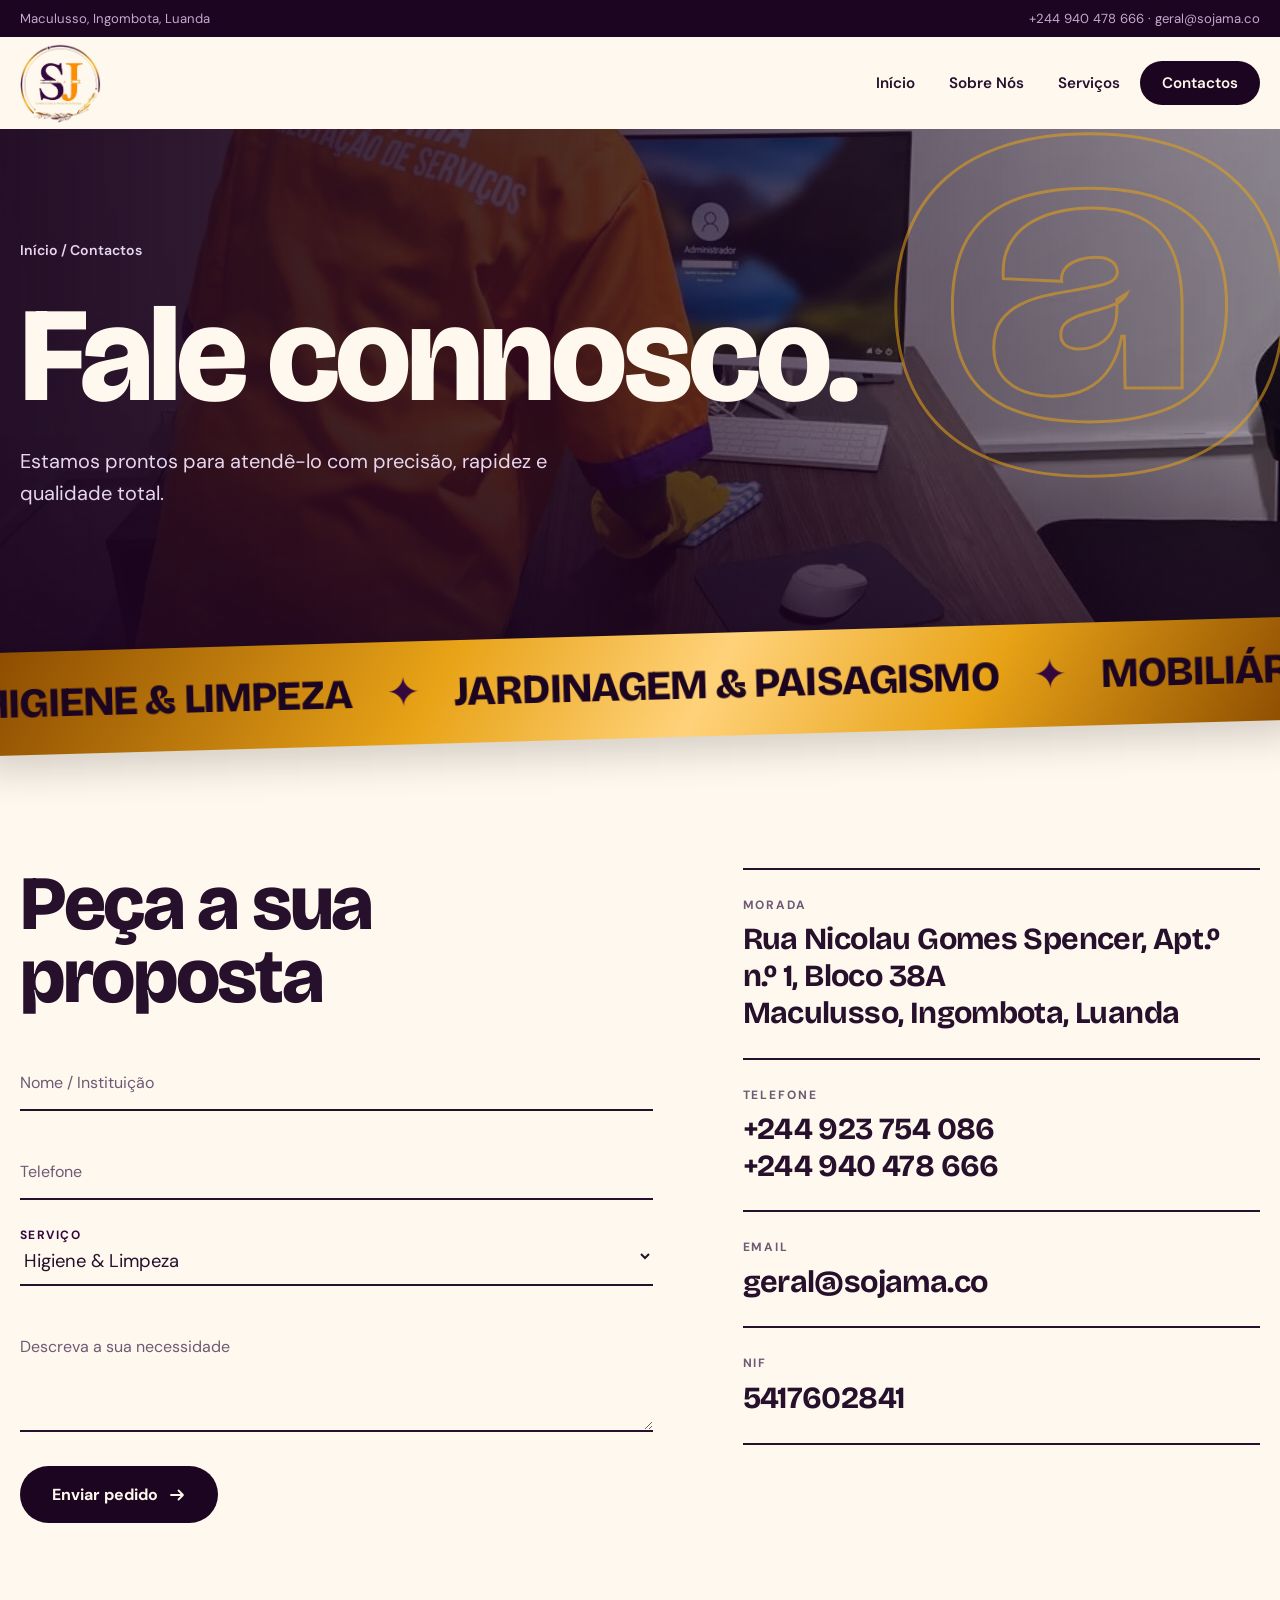
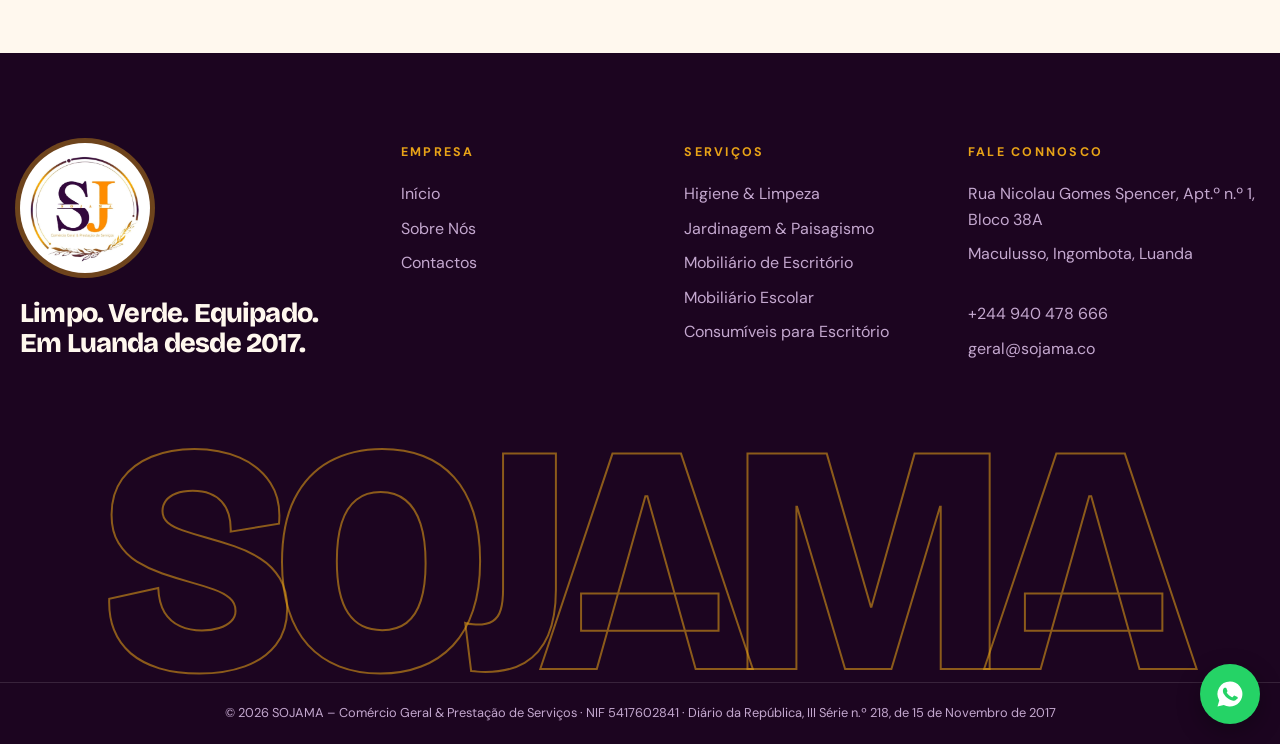
<file: contactos.html>
<!DOCTYPE html>
<html lang="pt-AO">
<head>
<meta charset="utf-8">
<meta name="viewport" content="width=device-width, initial-scale=1">
<title>Contactos | SOJAMA</title>
<meta name="description" content="Contacte a SOJAMA em Luanda: telefone, email e formulário de pedido de proposta.">
<link rel="preconnect" href="https://fonts.googleapis.com"><link rel="preconnect" href="https://fonts.gstatic.com" crossorigin>
<link href="https://fonts.googleapis.com/css2?family=Bricolage+Grotesque:opsz,wght@12..96,500;12..96,700;12..96,800&family=DM+Sans:wght@400;500;700&display=swap" rel="stylesheet">
<link rel="icon" href="imagem/logo.png">
<meta name="theme-color" content="#34083d">
<link rel="stylesheet" href="css/style.css">
<script>document.documentElement.classList.add('js')</script>
</head>
<body>
<div class="progress"></div>
<div class="topbar"><div class="container"><span>Maculusso, Ingombota, Luanda</span><span> <a href="tel:+244940478666">+244 940 478 666</a> · <a href="mailto:geral@sojama.co">geral@sojama.co</a></span></div></div>
<header class="site"><div class="container">
<a class="logo" href="index.html" aria-label="SOJAMA – início"><img src="imagem/logo.png" alt="SOJAMA – Comércio Geral &amp; Prestação de Serviços" width="64" height="64"></a>
<button class="burger" aria-label="Menu"><span></span><span></span><span></span></button>
<nav id="menu"><ul>
<li><a class="nl" href="index.html">Início</a></li>
<li><a class="nl" href="sobre.html">Sobre Nós</a></li>
<li class="drop"><a class="nl" href="index.html#servicos">Serviços</a><ul><li><a href="higiene-limpeza.html" style="--c:#c7a2ea"><svg viewBox="0 0 24 24" fill="none" stroke="currentColor" stroke-width="1.6" stroke-linecap="round" stroke-linejoin="round" ><path d="M12 2l2.2 6.3L21 10l-6.8 1.7L12 18l-2.2-6.3L3 10l6.8-1.7z"/><path d="M19 15l.8 2.2L22 18l-2.2.8L19 21l-.8-2.2L16 18l2.2-.8z"/></svg> Higiene & Limpeza</a></li><li><a href="jardinagem-paisagismo.html" style="--c:#f2b632"><svg viewBox="0 0 24 24" fill="none" stroke="currentColor" stroke-width="1.6" stroke-linecap="round" stroke-linejoin="round" ><path d="M20 4C10 4 4 9 4 16c0 2 .8 3.5 2 4 1-5 4-8 9-10-4 3-6 6-7 11 8 0 12-6 12-17z"/></svg> Jardinagem & Paisagismo</a></li><li><a href="mobiliario-escritorio.html" style="--c:#ff9500"><svg viewBox="0 0 24 24" fill="none" stroke="currentColor" stroke-width="1.6" stroke-linecap="round" stroke-linejoin="round" ><path d="M3 8h18v3H3z"/><path d="M5 11v9M19 11v9M9 11v4h6v-4"/></svg> Mobiliário de Escritório</a></li><li><a href="mobiliario-escolar.html" style="--c:#ff7f9e"><svg viewBox="0 0 24 24" fill="none" stroke="currentColor" stroke-width="1.6" stroke-linecap="round" stroke-linejoin="round" ><path d="M2 9l10-5 10 5-10 5z"/><path d="M6 11v5c3 3 9 3 12 0v-5"/></svg> Mobiliário Escolar</a></li><li><a href="consumiveis-escritorio.html" style="--c:#ffd2a1"><svg viewBox="0 0 24 24" fill="none" stroke="currentColor" stroke-width="1.6" stroke-linecap="round" stroke-linejoin="round" ><path d="M6 3h9l4 4v14H6z"/><path d="M15 3v4h4M9 12h7M9 16h7"/></svg> Consumíveis para Escritório</a></li></ul></li>
<li><a class="nl pill" href="contactos.html">Contactos</a></li>
</ul></nav>
</div></header>

<section class="ph" style="--c:var(--ouro)"><div class="ph-bg"><img src="img/limpeza-escritorio-l.webp" srcset="img/limpeza-escritorio-s.webp 640w, img/limpeza-escritorio-l.webp 960w" sizes="100vw" width="960" height="640" alt="" data-vel=".18" fetchpriority="high" decoding="async"></div><div class="gnum" data-vel="-.08">@</div><div class="container">
<div class="crumbs"><a href="index.html">Início</a> / Contactos</div>
<h1 class="disp rv">Fale connosco.</h1>
<p class="sub rv">Estamos prontos para atendê-lo com precisão, rapidez e qualidade total.</p></div></section>
<div class="faixa " aria-hidden="true"><div class="trilho"><span>Higiene & Limpeza<i>✦</i></span><span>Jardinagem & Paisagismo<i>✦</i></span><span>Mobiliário de Escritório<i>✦</i></span><span>Mobiliário Escolar<i>✦</i></span><span>Consumíveis para Escritório<i>✦</i></span><span>Higiene & Limpeza<i>✦</i></span><span>Jardinagem & Paisagismo<i>✦</i></span><span>Mobiliário de Escritório<i>✦</i></span><span>Mobiliário Escolar<i>✦</i></span><span>Consumíveis para Escritório<i>✦</i></span><span>Higiene & Limpeza<i>✦</i></span><span>Jardinagem & Paisagismo<i>✦</i></span><span>Mobiliário de Escritório<i>✦</i></span><span>Mobiliário Escolar<i>✦</i></span><span>Consumíveis para Escritório<i>✦</i></span><span>Higiene & Limpeza<i>✦</i></span><span>Jardinagem & Paisagismo<i>✦</i></span><span>Mobiliário de Escritório<i>✦</i></span><span>Mobiliário Escolar<i>✦</i></span><span>Consumíveis para Escritório<i>✦</i></span></div></div>
<section class="pad"><div class="container contacto-grid">
<div><h2 class="disp rv">Peça a sua proposta</h2>
<form id="form-contacto" class="rv">
<div class="campo"><input name="nome" id="nome" placeholder=" " required><label for="nome">Nome / Instituição</label></div>
<div class="campo"><input name="telefone" id="tel" type="tel" placeholder=" " required><label for="tel">Telefone</label></div>
<div class="campo"><select name="servico" id="sv"><option>Higiene & Limpeza</option><option>Jardinagem & Paisagismo</option><option>Mobiliário de Escritório</option><option>Mobiliário Escolar</option><option>Consumíveis para Escritório</option><option>Outro</option></select><label for="sv">Serviço</label></div>
<div class="campo"><textarea name="mensagem" id="msg" placeholder=" " required></textarea><label for="msg">Descreva a sua necessidade</label></div>
<div><button class="btn btn-noite" type="submit">Enviar pedido <svg viewBox="0 0 24 24" fill="none" stroke="currentColor" stroke-width="2.4" stroke-linecap="round" stroke-linejoin="round"><path d="M4 12h16M14 6l6 6-6 6"/></svg></button></div>
</form></div>
<div class="contacto-info">
<div class="bloco rv"><small>Morada</small><div class="v">Rua Nicolau Gomes Spencer, Apt.º n.º 1, Bloco 38A<br>Maculusso, Ingombota, Luanda</div></div>
<div class="bloco rv"><small>Telefone</small><a class="v" href="tel:+244923754086">+244 923 754 086</a><br><a class="v" href="tel:+244940478666">+244 940 478 666</a></div>
<div class="bloco rv"><small>Email</small><a class="v" href="mailto:geral@sojama.co">geral@sojama.co</a></div>
<div class="bloco rv"><small>NIF</small><div class="v">5417602841</div></div>
</div></div></section>
<footer class="site"><div class="container">
<div class="fgrid">
<div><div class="flogo"><img src="imagem/logo.png" alt="SOJAMA" width="120" height="120"></div><p class="big">Limpo. Verde. Equipado. Em Luanda desde 2017.</p></div>
<div><h4>Empresa</h4><ul><li><a href="index.html">Início</a></li><li><a href="sobre.html">Sobre Nós</a></li><li><a href="contactos.html">Contactos</a></li></ul></div>
<div><h4>Serviços</h4><ul><li><a href="higiene-limpeza.html">Higiene & Limpeza</a></li><li><a href="jardinagem-paisagismo.html">Jardinagem & Paisagismo</a></li><li><a href="mobiliario-escritorio.html">Mobiliário de Escritório</a></li><li><a href="mobiliario-escolar.html">Mobiliário Escolar</a></li><li><a href="consumiveis-escritorio.html">Consumíveis para Escritório</a></li></ul></div>
<div><h4>Fale connosco</h4><ul><li>Rua Nicolau Gomes Spencer, Apt.º n.º 1, Bloco 38A</li><li>Maculusso, Ingombota, Luanda</li><li><br><a href="tel:+244940478666">+244 940 478 666</a></li><li><a href="mailto:geral@sojama.co">geral@sojama.co</a></li></ul></div>
</div></div>
<div class="wordmark" aria-hidden="true">SOJAMA</div>
<div class="legal">© 2026 SOJAMA – Comércio Geral &amp; Prestação de Serviços · NIF 5417602841 · Diário da República, III Série n.º 218, de 15 de Novembro de 2017</div>
</footer>
<a class="whats" href="https://wa.me/244923754086" aria-label="WhatsApp" target="_blank" rel="noopener"><svg viewBox="0 0 24 24" fill="currentColor"><path d="M12 2a10 10 0 00-8.6 15.1L2 22l5-1.3A10 10 0 1012 2zm5.2 14.1c-.2.6-1.3 1.2-1.8 1.2-.5.1-1 .2-3.3-.7-2.8-1.2-4.6-4-4.7-4.2-.1-.2-1.1-1.5-1.1-2.9s.7-2 1-2.3c.2-.3.5-.3.7-.3h.5c.2 0 .4 0 .6.5l.8 2c.1.2.1.3 0 .5l-.3.4c-.1.2-.3.3-.1.6.2.3.8 1.3 1.7 2.1 1.1 1 2.1 1.300 2.400 1.500.3.100.5.100.600-.1l.9-1c.2-.3.4-.2.600-.1l1.900.9c.3.1.5.2.5.3.1.100.1.600-.1 1.200z"/></svg></a>
<script src="js/main.js"></script>
</body>
</html>
</file>
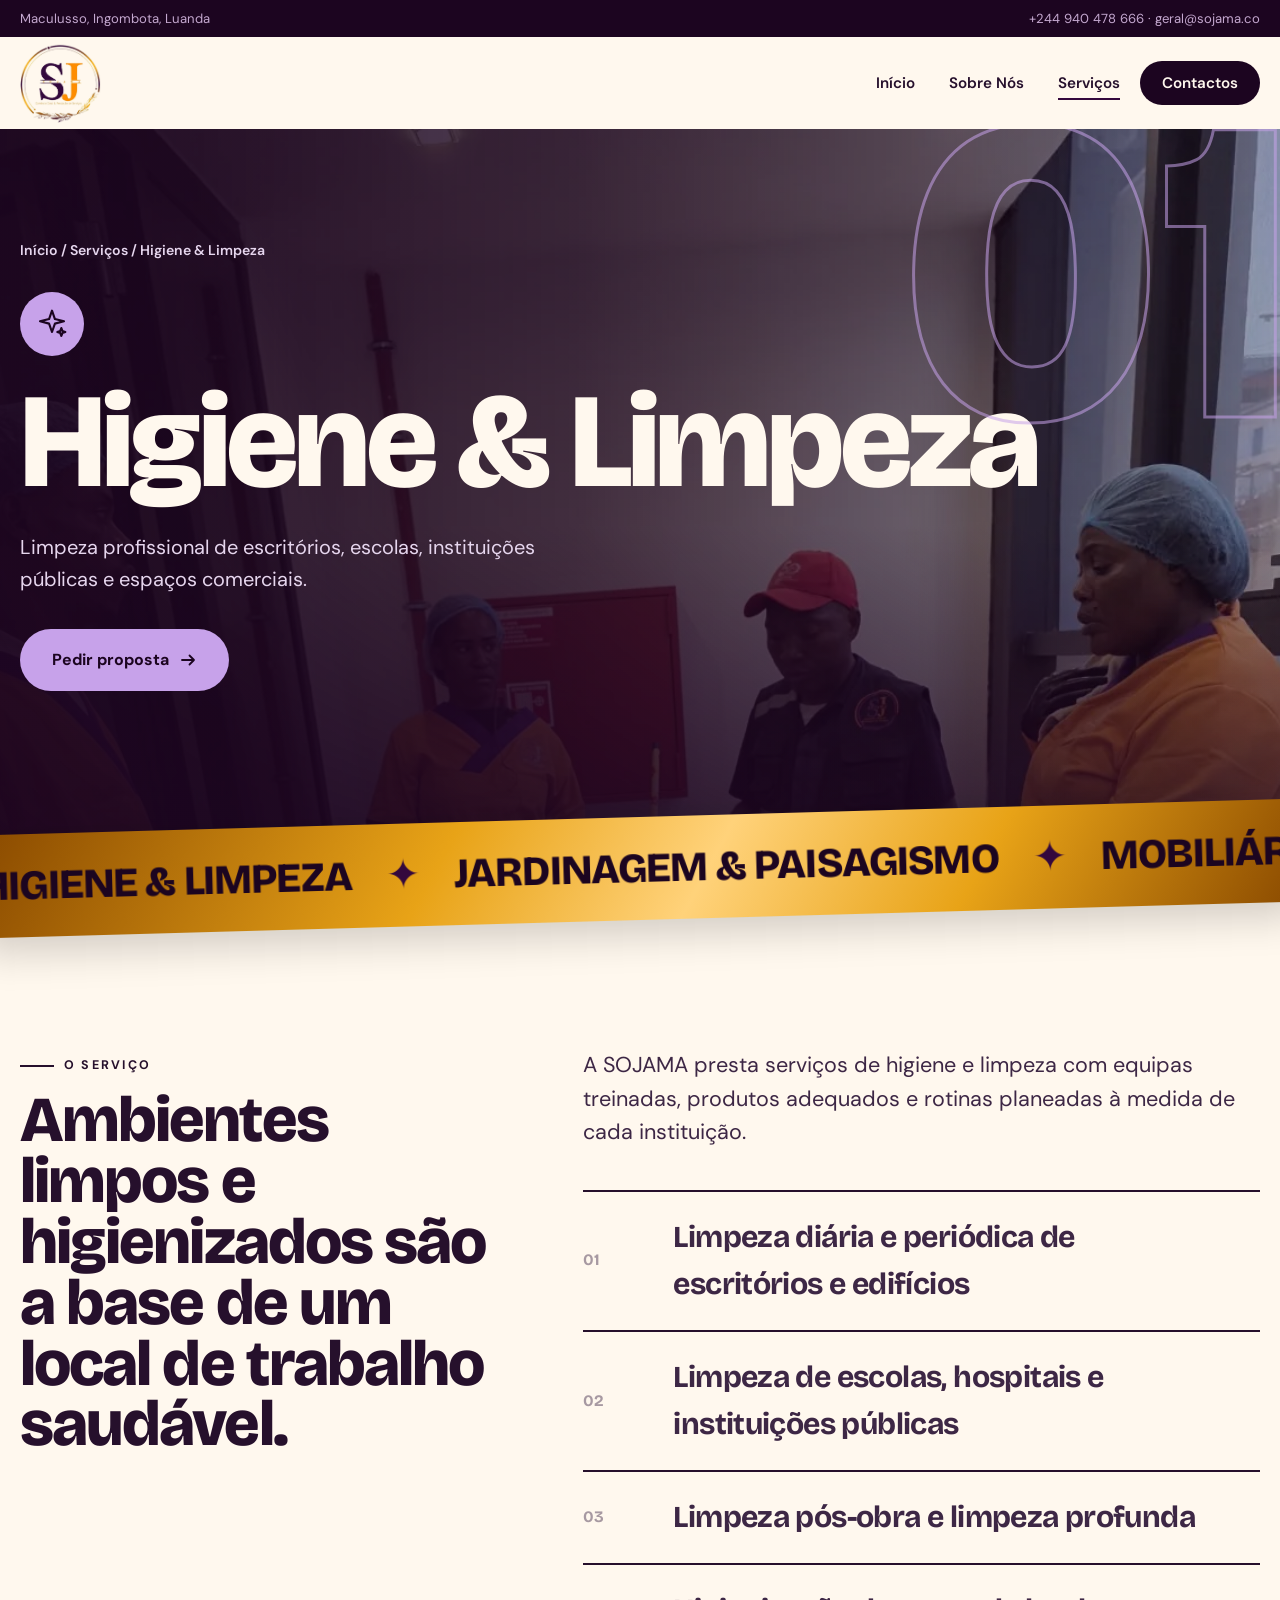
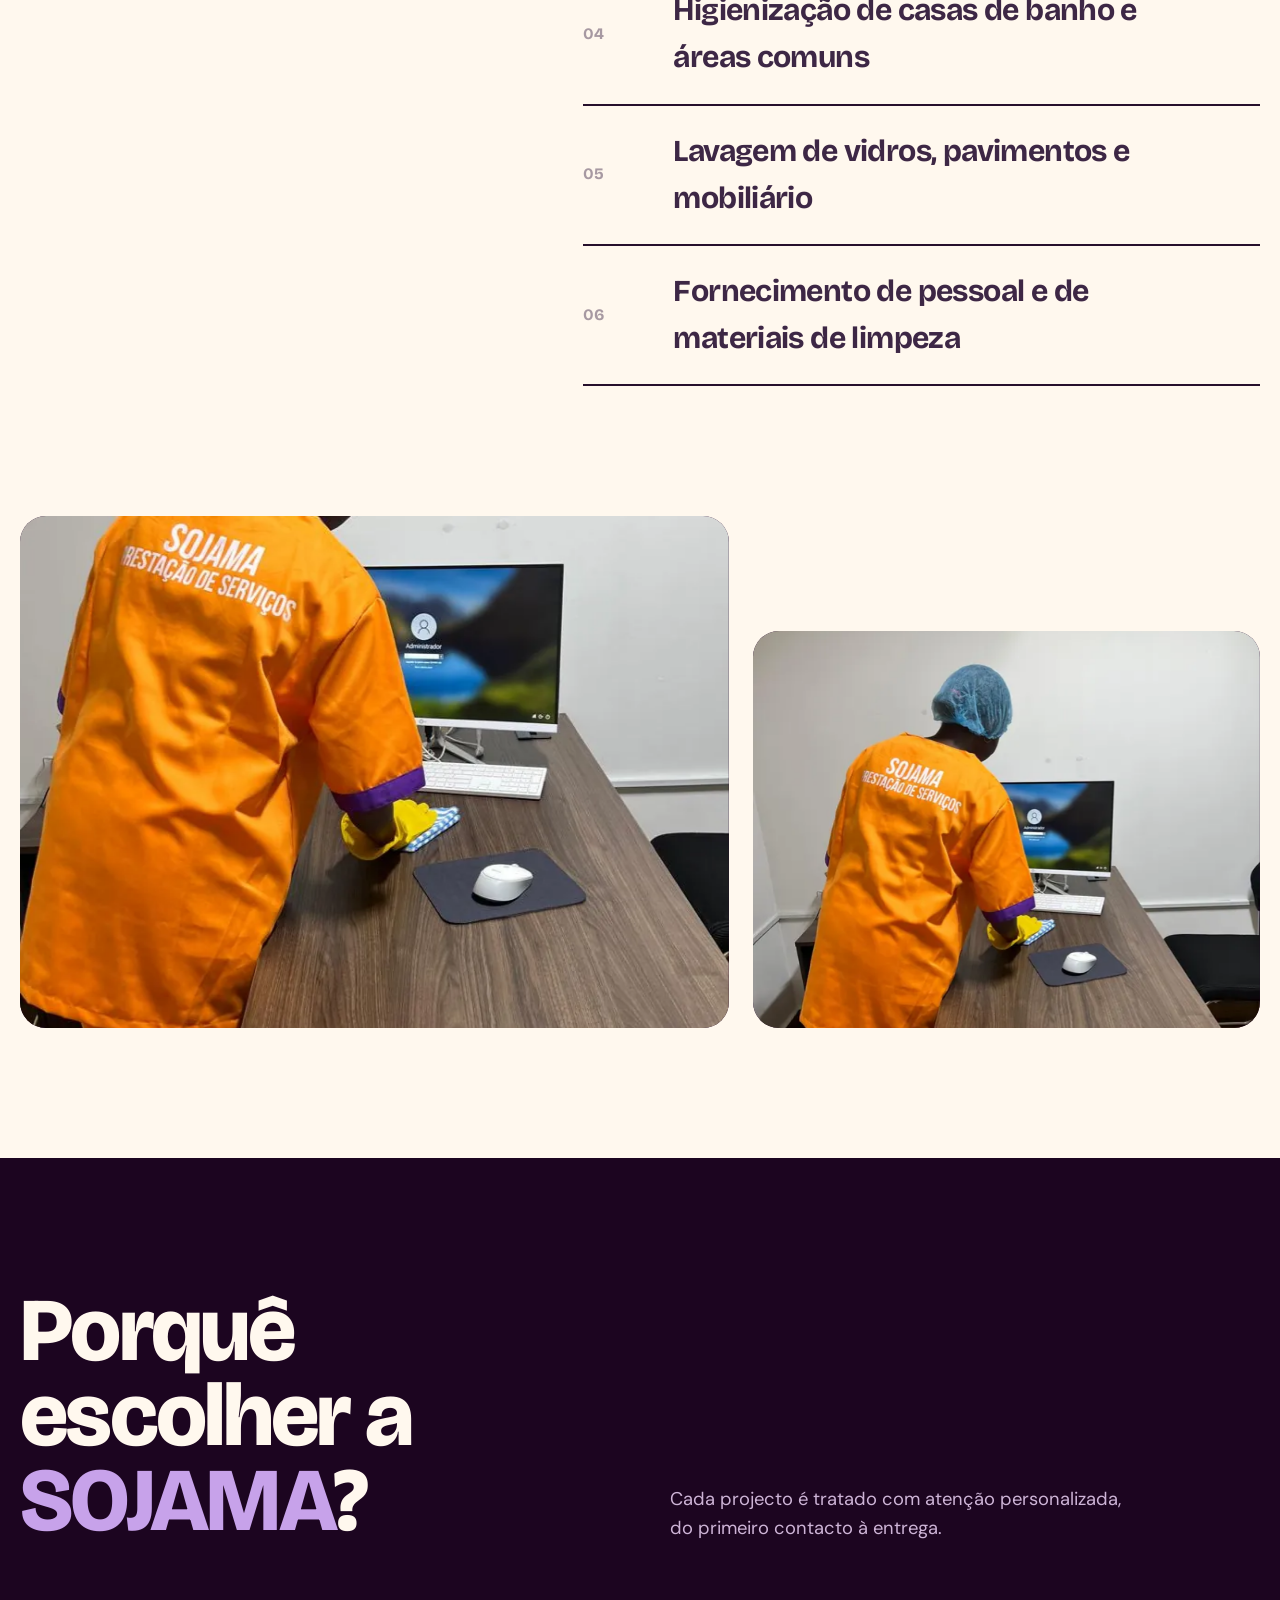
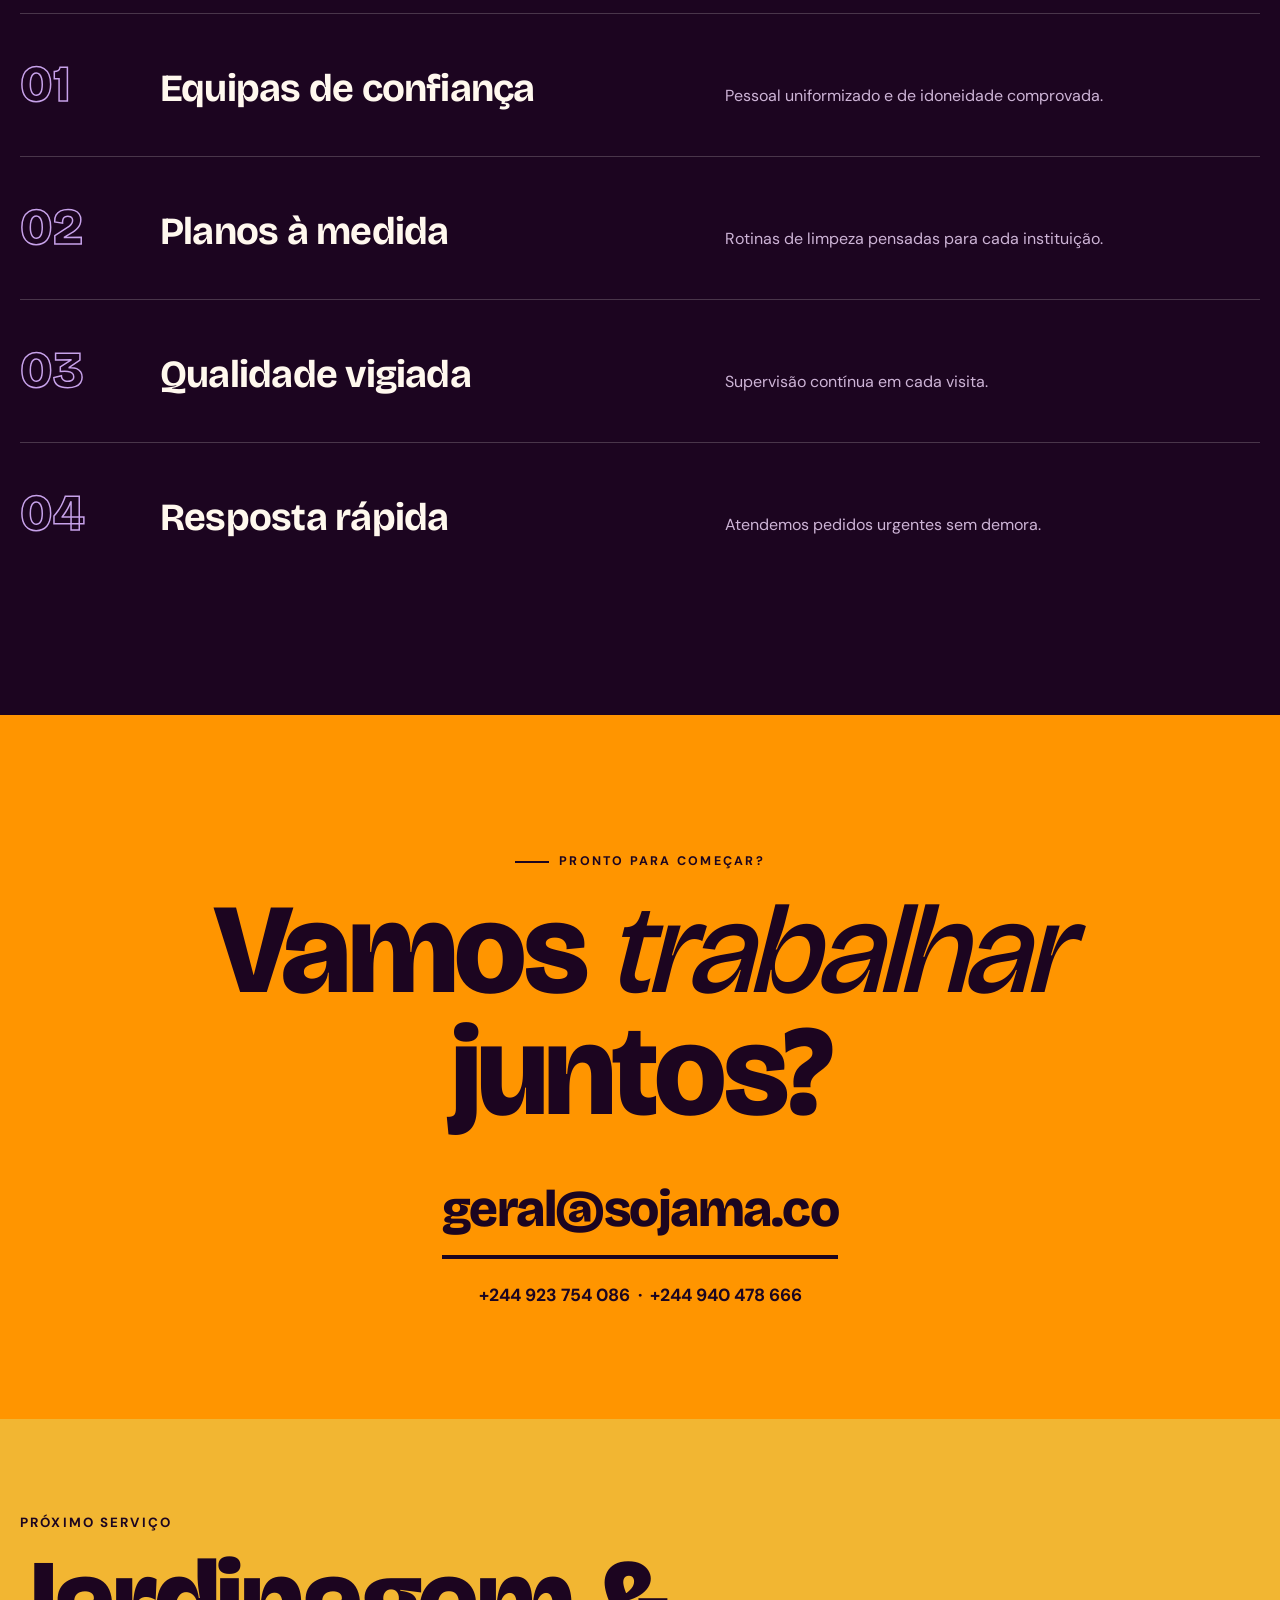
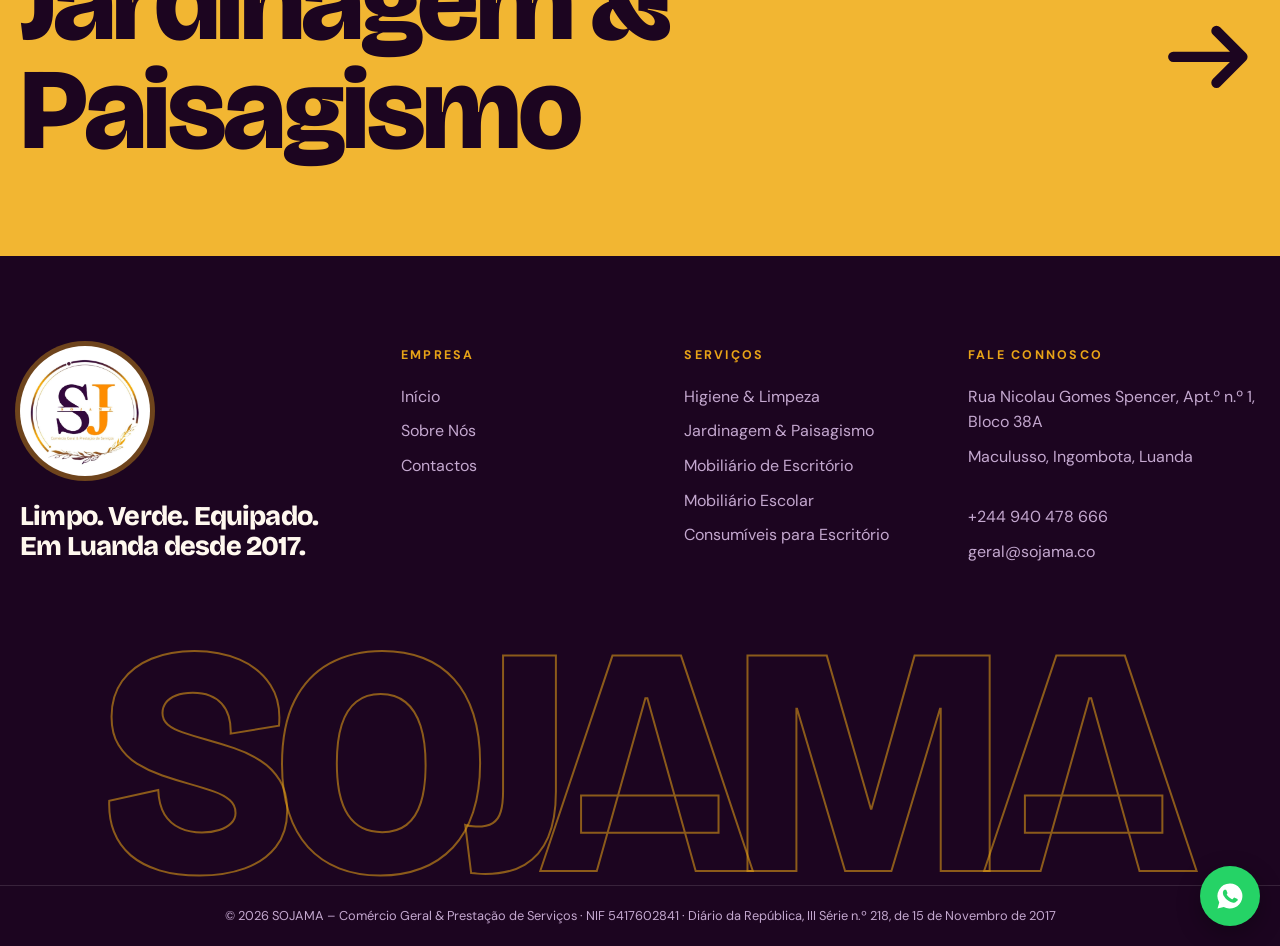
<file: higiene-limpeza.html>
<!DOCTYPE html>
<html lang="pt-AO">
<head>
<meta charset="utf-8">
<meta name="viewport" content="width=device-width, initial-scale=1">
<title>Higiene & Limpeza | SOJAMA</title>
<meta name="description" content="Limpeza profissional de escritórios, escolas, instituições públicas e espaços comerciais.">
<link rel="preconnect" href="https://fonts.googleapis.com"><link rel="preconnect" href="https://fonts.gstatic.com" crossorigin>
<link href="https://fonts.googleapis.com/css2?family=Bricolage+Grotesque:opsz,wght@12..96,500;12..96,700;12..96,800&family=DM+Sans:wght@400;500;700&display=swap" rel="stylesheet">
<link rel="icon" href="imagem/logo.png">
<meta name="theme-color" content="#34083d">
<link rel="stylesheet" href="css/style.css">
<script>document.documentElement.classList.add('js')</script>
</head>
<body>
<div class="progress"></div>
<div class="topbar"><div class="container"><span>Maculusso, Ingombota, Luanda</span><span><a href="tel:+244940478666">+244 940 478 666</a> · <a href="mailto:geral@sojama.co">geral@sojama.co</a></span></div></div>
<header class="site"><div class="container">
<a class="logo" href="index.html" aria-label="SOJAMA – início"><img src="imagem/logo.png" alt="SOJAMA – Comércio Geral &amp; Prestação de Serviços" width="64" height="64"></a>
<button class="burger" aria-label="Menu"><span></span><span></span><span></span></button>
<nav id="menu"><ul>
<li><a class="nl" href="index.html">Início</a></li>
<li><a class="nl" href="sobre.html">Sobre Nós</a></li>
<li class="drop"><a class="nl ativo" href="index.html#servicos">Serviços</a><ul><li><a href="higiene-limpeza.html" style="--c:#c7a2ea"><svg viewBox="0 0 24 24" fill="none" stroke="currentColor" stroke-width="1.6" stroke-linecap="round" stroke-linejoin="round" ><path d="M12 2l2.2 6.3L21 10l-6.8 1.7L12 18l-2.2-6.3L3 10l6.8-1.7z"/><path d="M19 15l.8 2.2L22 18l-2.2.8L19 21l-.8-2.2L16 18l2.2-.8z"/></svg> Higiene & Limpeza</a></li><li><a href="jardinagem-paisagismo.html" style="--c:#f2b632"><svg viewBox="0 0 24 24" fill="none" stroke="currentColor" stroke-width="1.6" stroke-linecap="round" stroke-linejoin="round" ><path d="M20 4C10 4 4 9 4 16c0 2 .8 3.5 2 4 1-5 4-8 9-10-4 3-6 6-7 11 8 0 12-6 12-17z"/></svg> Jardinagem & Paisagismo</a></li><li><a href="mobiliario-escritorio.html" style="--c:#ff9500"><svg viewBox="0 0 24 24" fill="none" stroke="currentColor" stroke-width="1.6" stroke-linecap="round" stroke-linejoin="round" ><path d="M3 8h18v3H3z"/><path d="M5 11v9M19 11v9M9 11v4h6v-4"/></svg> Mobiliário de Escritório</a></li><li><a href="mobiliario-escolar.html" style="--c:#ff7f9e"><svg viewBox="0 0 24 24" fill="none" stroke="currentColor" stroke-width="1.6" stroke-linecap="round" stroke-linejoin="round" ><path d="M2 9l10-5 10 5-10 5z"/><path d="M6 11v5c3 3 9 3 12 0v-5"/></svg> Mobiliário Escolar</a></li><li><a href="consumiveis-escritorio.html" style="--c:#ffd2a1"><svg viewBox="0 0 24 24" fill="none" stroke="currentColor" stroke-width="1.6" stroke-linecap="round" stroke-linejoin="round" ><path d="M6 3h9l4 4v14H6z"/><path d="M15 3v4h4M9 12h7M9 16h7"/></svg> Consumíveis para Escritório</a></li></ul></li>
<li><a class="nl pill" href="contactos.html">Contactos</a></li>
</ul></nav>
</div></header>

<section class="ph" style="--c:#c7a2ea"><div class="ph-bg"><img src="img/limpeza-equipa-l.webp" srcset="img/limpeza-equipa-s.webp 640w, img/limpeza-equipa-l.webp 1200w" sizes="100vw" width="1200" height="800" alt="" data-vel=".18" fetchpriority="high" decoding="async"></div><div class="gnum" data-vel="-.08">01</div>
<div class="container">
<div class="crumbs"><a href="index.html">Início</a> / <a href="index.html#servicos">Serviços</a> / Higiene & Limpeza</div>
<span class="ph-ico"><svg viewBox="0 0 24 24" fill="none" stroke="currentColor" stroke-width="1.6" stroke-linecap="round" stroke-linejoin="round" stroke-width="1.8"><path d="M12 2l2.2 6.3L21 10l-6.8 1.7L12 18l-2.2-6.3L3 10l6.8-1.7z"/><path d="M19 15l.8 2.2L22 18l-2.2.8L19 21l-.8-2.2L16 18l2.2-.8z"/></svg></span>
<h1 class="disp rv">Higiene & Limpeza</h1>
<p class="sub rv">Limpeza profissional de escritórios, escolas, instituições públicas e espaços comerciais.</p>
<div class="acoes rv"><a class="btn btn-cor" href="contactos.html">Pedir proposta <svg viewBox="0 0 24 24" fill="none" stroke="currentColor" stroke-width="2.4" stroke-linecap="round" stroke-linejoin="round"><path d="M4 12h16M14 6l6 6-6 6"/></svg></a></div></div></section>
<div class="faixa " aria-hidden="true"><div class="trilho"><span>Higiene & Limpeza<i>✦</i></span><span>Jardinagem & Paisagismo<i>✦</i></span><span>Mobiliário de Escritório<i>✦</i></span><span>Mobiliário Escolar<i>✦</i></span><span>Consumíveis para Escritório<i>✦</i></span><span>Higiene & Limpeza<i>✦</i></span><span>Jardinagem & Paisagismo<i>✦</i></span><span>Mobiliário de Escritório<i>✦</i></span><span>Mobiliário Escolar<i>✦</i></span><span>Consumíveis para Escritório<i>✦</i></span><span>Higiene & Limpeza<i>✦</i></span><span>Jardinagem & Paisagismo<i>✦</i></span><span>Mobiliário de Escritório<i>✦</i></span><span>Mobiliário Escolar<i>✦</i></span><span>Consumíveis para Escritório<i>✦</i></span><span>Higiene & Limpeza<i>✦</i></span><span>Jardinagem & Paisagismo<i>✦</i></span><span>Mobiliário de Escritório<i>✦</i></span><span>Mobiliário Escolar<i>✦</i></span><span>Consumíveis para Escritório<i>✦</i></span></div></div>
<section class="pad" style="--c:#c7a2ea"><div class="container dois">
<div><span class="eyebrow rv">O serviço</span><h2 class="disp rv" style="margin-top:14px">Ambientes limpos e higienizados são a base de um local de trabalho saudável.</h2></div>
<div class="txt rv"><p>A SOJAMA presta serviços de higiene e limpeza com equipas treinadas, produtos adequados e rotinas planeadas à medida de cada instituição.</p><div class="itens" style="margin-top:40px"><div class="item rv" style="--d:0s"><i>01</i><span>Limpeza diária e periódica de escritórios e edifícios</span><svg viewBox="0 0 24 24" fill="none" stroke="currentColor" stroke-width="2.4" stroke-linecap="round" stroke-linejoin="round"><path d="M4 12h16M14 6l6 6-6 6"/></svg></div><div class="item rv" style="--d:0.05s"><i>02</i><span>Limpeza de escolas, hospitais e instituições públicas</span><svg viewBox="0 0 24 24" fill="none" stroke="currentColor" stroke-width="2.4" stroke-linecap="round" stroke-linejoin="round"><path d="M4 12h16M14 6l6 6-6 6"/></svg></div><div class="item rv" style="--d:0.1s"><i>03</i><span>Limpeza pós-obra e limpeza profunda</span><svg viewBox="0 0 24 24" fill="none" stroke="currentColor" stroke-width="2.4" stroke-linecap="round" stroke-linejoin="round"><path d="M4 12h16M14 6l6 6-6 6"/></svg></div><div class="item rv" style="--d:0.15000000000000002s"><i>04</i><span>Higienização de casas de banho e áreas comuns</span><svg viewBox="0 0 24 24" fill="none" stroke="currentColor" stroke-width="2.4" stroke-linecap="round" stroke-linejoin="round"><path d="M4 12h16M14 6l6 6-6 6"/></svg></div><div class="item rv" style="--d:0.2s"><i>05</i><span>Lavagem de vidros, pavimentos e mobiliário</span><svg viewBox="0 0 24 24" fill="none" stroke="currentColor" stroke-width="2.4" stroke-linecap="round" stroke-linejoin="round"><path d="M4 12h16M14 6l6 6-6 6"/></svg></div><div class="item rv" style="--d:0.25s"><i>06</i><span>Fornecimento de pessoal e de materiais de limpeza</span><svg viewBox="0 0 24 24" fill="none" stroke="currentColor" stroke-width="2.4" stroke-linecap="round" stroke-linejoin="round"><path d="M4 12h16M14 6l6 6-6 6"/></svg></div></div></div>
</div></section>
<section class="galeria"><div class="container gal">
<figure class="fig ga rv-img"><img src="img/limpeza-escritorio-l.webp" srcset="img/limpeza-escritorio-s.webp 640w, img/limpeza-escritorio-l.webp 960w" sizes="(min-width:960px) 58vw, 100vw" width="960" height="640" alt="Funcionária da SOJAMA a limpar um escritório" loading="lazy" decoding="async" data-par=".12"></figure>
<figure class="fig gb rv-img" style="--d:.15s"><img src="img/limpeza-escritorio-v-l.webp" srcset="img/limpeza-escritorio-v-s.webp 640w, img/limpeza-escritorio-v-l.webp 960w" sizes="(min-width:960px) 34vw, 100vw" width="960" height="1280" alt="Funcionária da SOJAMA a limpar um escritório" loading="lazy" decoding="async" data-par=".12"></figure>
</div></section>
<section class="porque pad" style="--c:#c7a2ea"><div class="container">
<div class="pq-topo"><h2 class="disp rv">Porquê escolher a <span style="color:#c7a2ea">SOJAMA</span>?</h2><p class="rv">Cada projecto é tratado com atenção personalizada, do primeiro contacto à entrega.</p></div>
<div class="pq-item rv" style="--d:0s"><span class="pn" style="-webkit-text-stroke-color:#c7a2ea">01</span><h3>Equipas de confiança</h3><p>Pessoal uniformizado e de idoneidade comprovada.</p></div><div class="pq-item rv" style="--d:0.07s"><span class="pn" style="-webkit-text-stroke-color:#c7a2ea">02</span><h3>Planos à medida</h3><p>Rotinas de limpeza pensadas para cada instituição.</p></div><div class="pq-item rv" style="--d:0.14s"><span class="pn" style="-webkit-text-stroke-color:#c7a2ea">03</span><h3>Qualidade vigiada</h3><p>Supervisão contínua em cada visita.</p></div><div class="pq-item rv" style="--d:0.21000000000000002s"><span class="pn" style="-webkit-text-stroke-color:#c7a2ea">04</span><h3>Resposta rápida</h3><p>Atendemos pedidos urgentes sem demora.</p></div>
</div></section>
<section class="cta"><div class="container"><span class="eyebrow rv">Pronto para começar?</span><h2 class="disp rv">Vamos <span>trabalhar</span> juntos?</h2><a class="mail rv" href="mailto:geral@sojama.co">geral@sojama.co</a><p class="tels rv"><a href="tel:+244923754086">+244 923 754 086</a> &nbsp;·&nbsp; <a href="tel:+244940478666">+244 940 478 666</a></p></div></section>
<a class="proximo" href="jardinagem-paisagismo.html" style="--c:#f2b632"><div class="container"><small>Próximo serviço</small><h2 class="disp">Jardinagem & Paisagismo <svg viewBox="0 0 24 24" fill="none" stroke="currentColor" stroke-width="2.4" stroke-linecap="round" stroke-linejoin="round"><path d="M4 12h16M14 6l6 6-6 6"/></svg></h2></div></a>
<footer class="site"><div class="container">
<div class="fgrid">
<div><div class="flogo"><img src="imagem/logo.png" alt="SOJAMA" width="120" height="120"></div><p class="big">Limpo. Verde. Equipado. Em Luanda desde 2017.</p></div>
<div><h4>Empresa</h4><ul><li><a href="index.html">Início</a></li><li><a href="sobre.html">Sobre Nós</a></li><li><a href="contactos.html">Contactos</a></li></ul></div>
<div><h4>Serviços</h4><ul><li><a href="higiene-limpeza.html">Higiene & Limpeza</a></li><li><a href="jardinagem-paisagismo.html">Jardinagem & Paisagismo</a></li><li><a href="mobiliario-escritorio.html">Mobiliário de Escritório</a></li><li><a href="mobiliario-escolar.html">Mobiliário Escolar</a></li><li><a href="consumiveis-escritorio.html">Consumíveis para Escritório</a></li></ul></div>
<div><h4>Fale connosco</h4><ul><li>Rua Nicolau Gomes Spencer, Apt.º n.º 1, Bloco 38A</li><li>Maculusso, Ingombota, Luanda</li><li><br><a href="tel:+244940478666">+244 940 478 666</a></li><li><a href="mailto:geral@sojama.co">geral@sojama.co</a></li></ul></div>
</div></div>
<div class="wordmark" aria-hidden="true">SOJAMA</div>
<div class="legal">© 2026 SOJAMA – Comércio Geral &amp; Prestação de Serviços · NIF 5417602841 · Diário da República, III Série n.º 218, de 15 de Novembro de 2017</div>
</footer>
<a class="whats" href="https://wa.me/244923754086" aria-label="WhatsApp" target="_blank" rel="noopener"><svg viewBox="0 0 24 24" fill="currentColor"><path d="M12 2a10 10 0 00-8.6 15.1L2 22l5-1.3A10 10 0 1012 2zm5.2 14.1c-.2.6-1.3 1.2-1.8 1.2-.5.1-1 .2-3.3-.7-2.8-1.2-4.6-4-4.7-4.2-.1-.2-1.1-1.5-1.1-2.9s.7-2 1-2.3c.2-.3.5-.3.7-.3h.5c.2 0 .4 0 .6.5l.8 2c.1.2.1.3 0 .5l-.3.4c-.1.2-.3.3-.1.6.2.3.8 1.3 1.7 2.1 1.1 1 2.1 1.300 2.400 1.500.3.100.5.100.600-.1l.9-1c.2-.3.4-.2.600-.1l1.900.9c.3.1.5.2.5.3.1.100.1.600-.1 1.200z"/></svg></a>
<script src="js/main.js"></script>
</body>
</html>
</file>
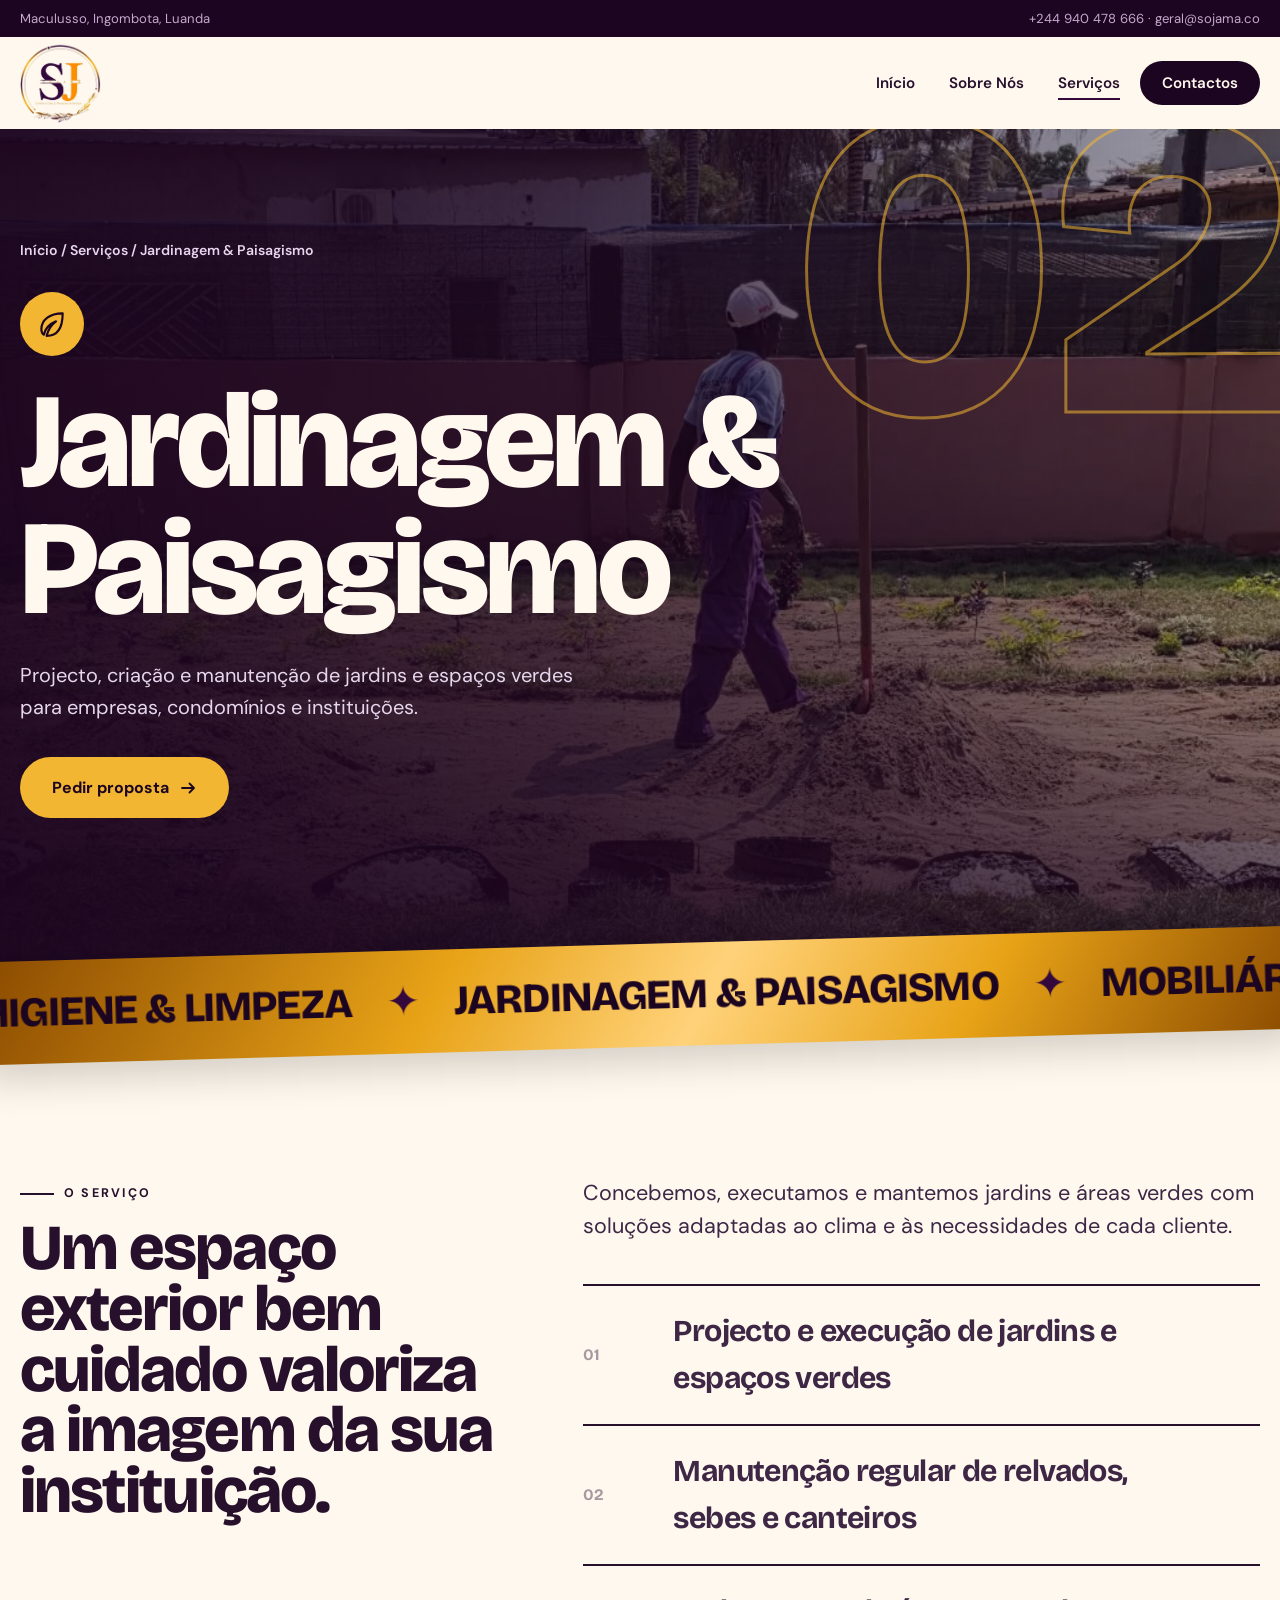
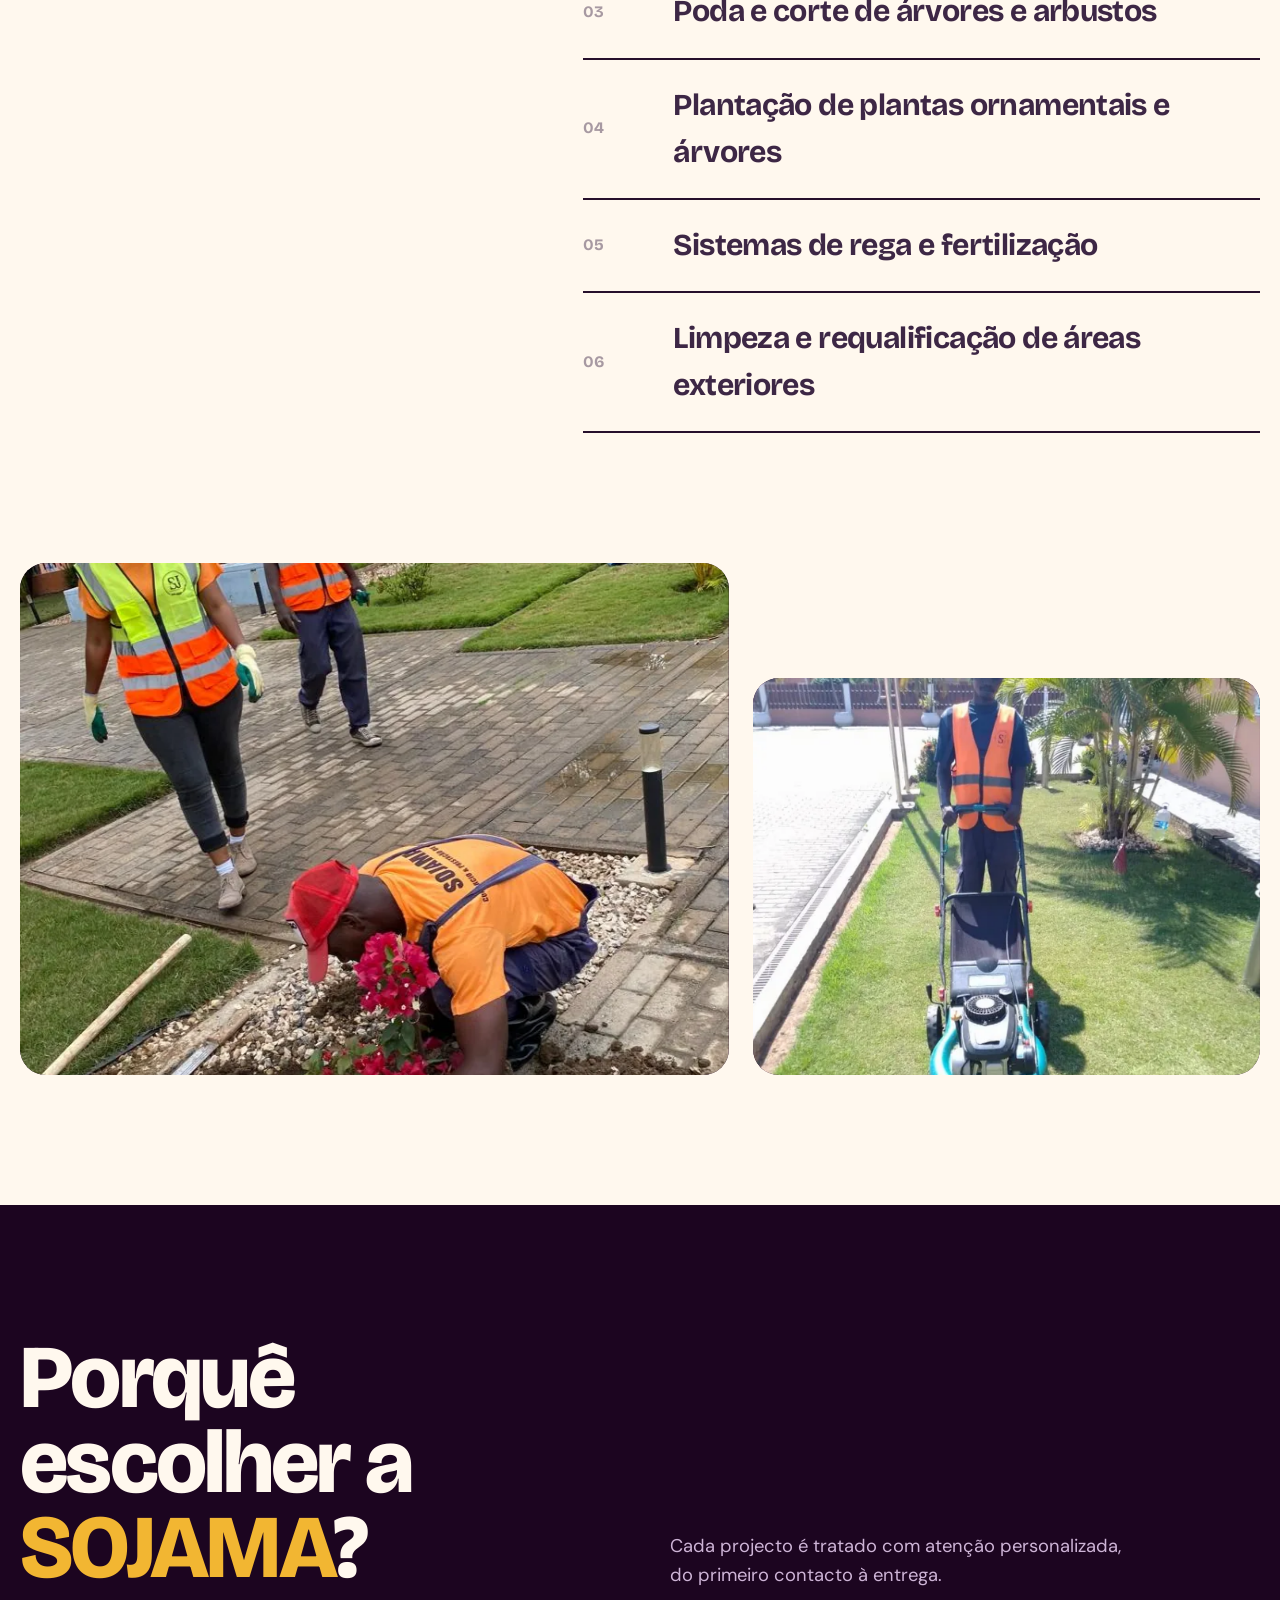
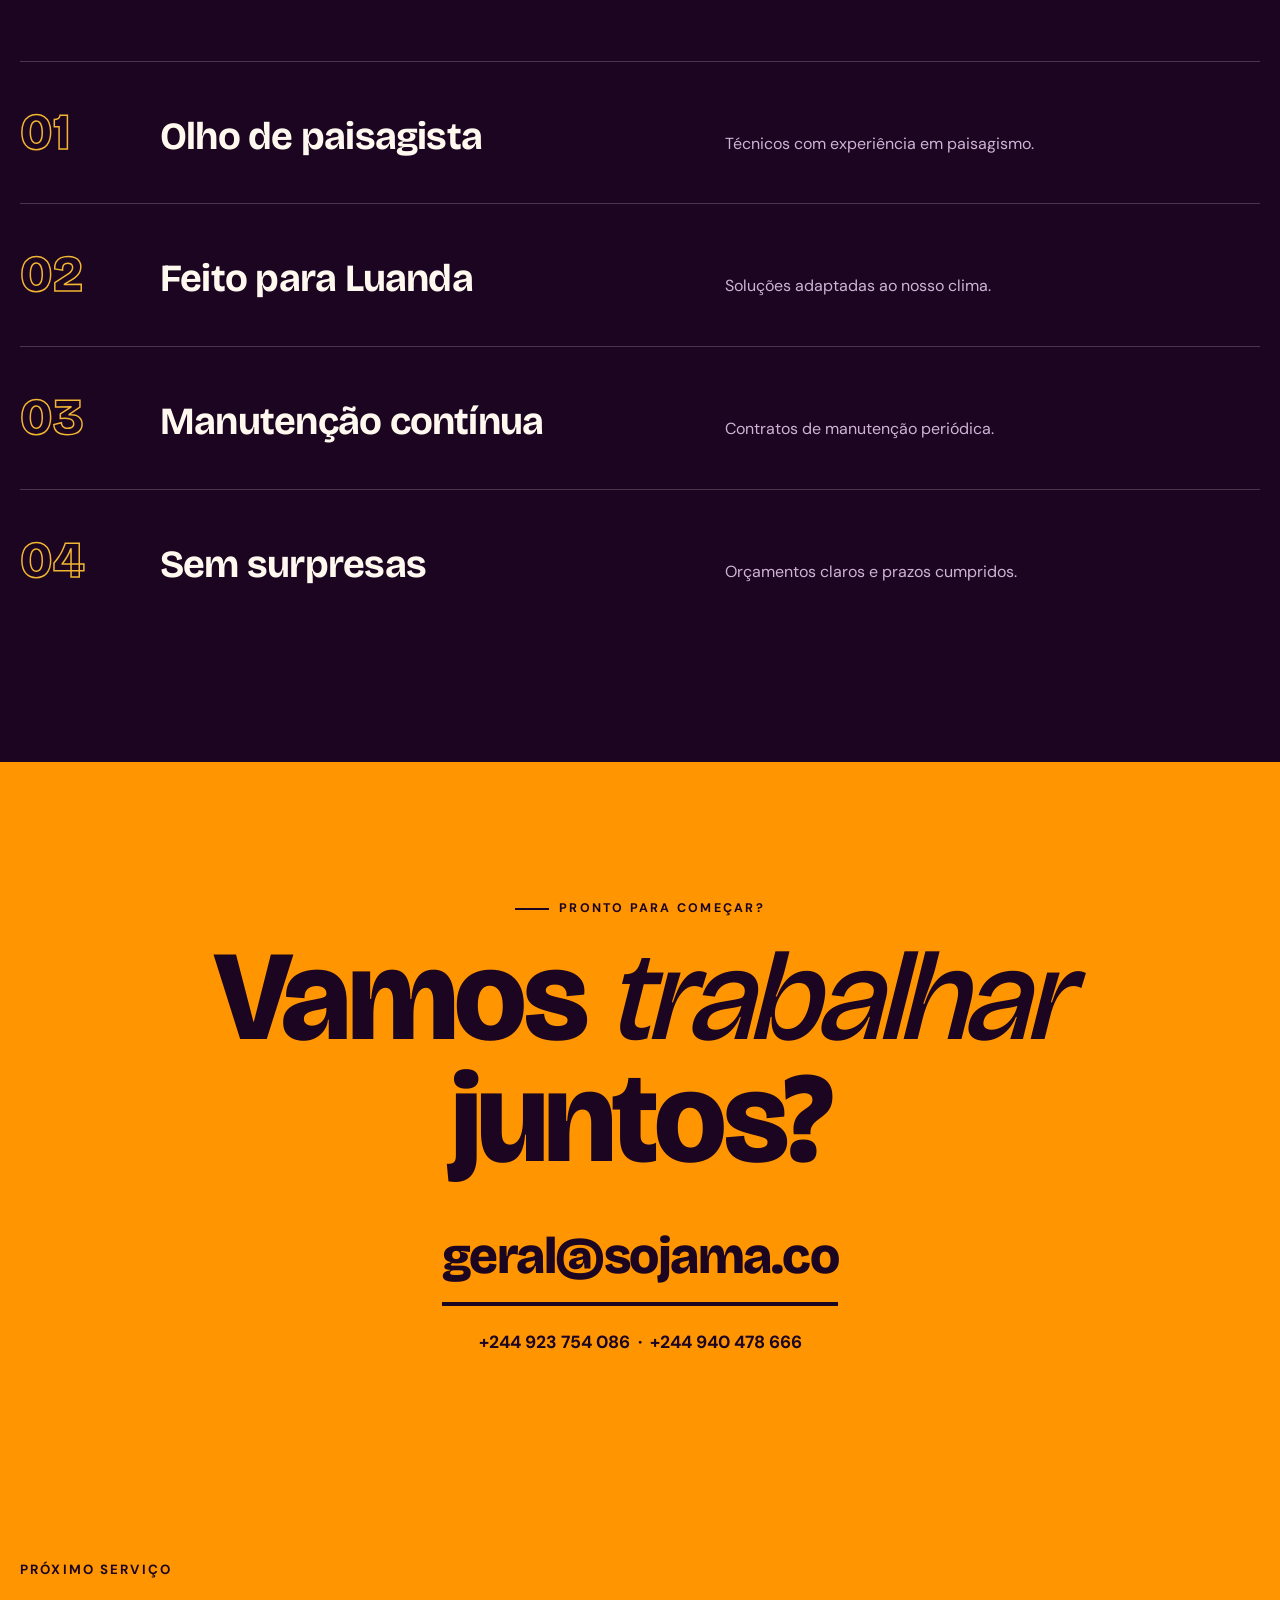
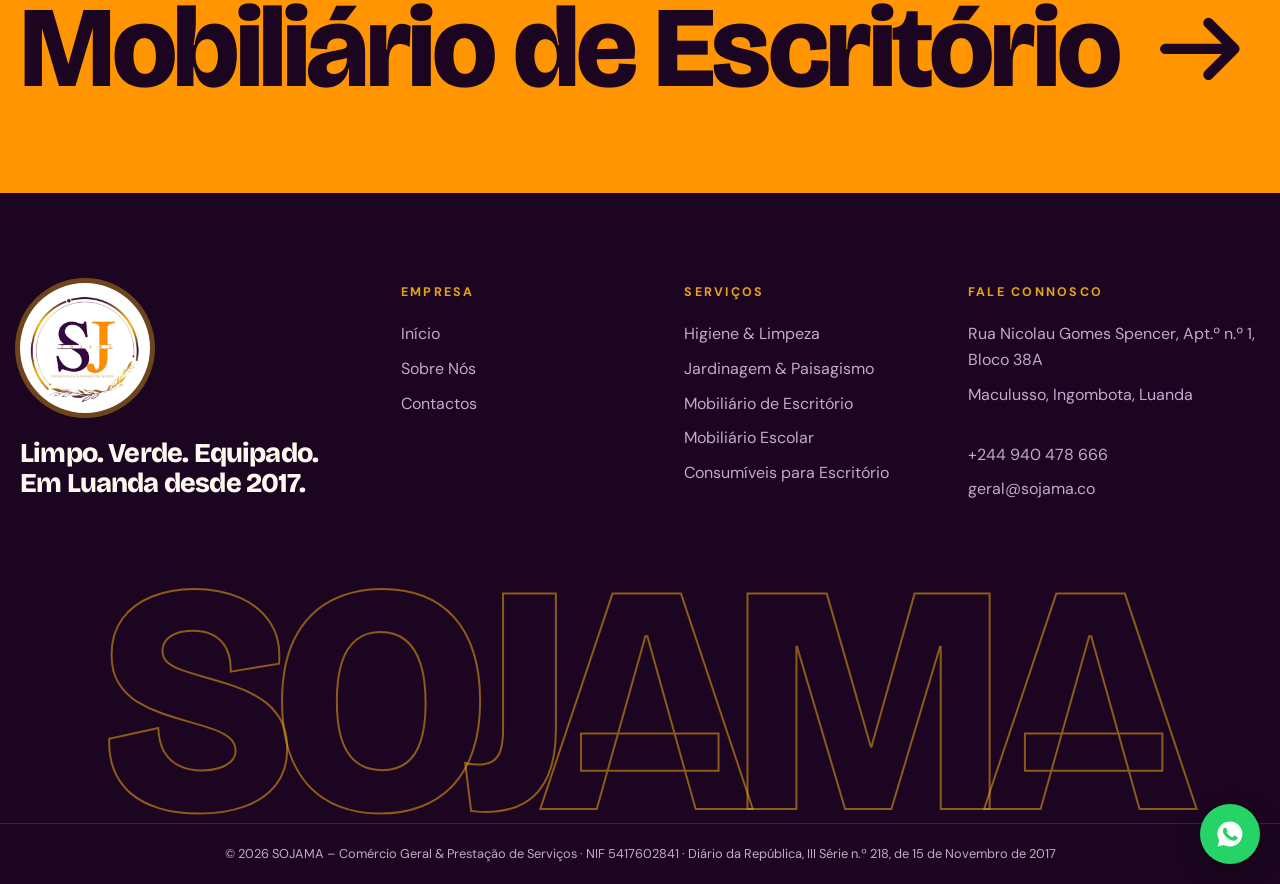
<file: jardinagem-paisagismo.html>
<!DOCTYPE html>
<html lang="pt-AO">
<head>
<meta charset="utf-8">
<meta name="viewport" content="width=device-width, initial-scale=1">
<title>Jardinagem & Paisagismo | SOJAMA</title>
<meta name="description" content="Projecto, criação e manutenção de jardins e espaços verdes para empresas, condomínios e instituições.">
<link rel="preconnect" href="https://fonts.googleapis.com"><link rel="preconnect" href="https://fonts.gstatic.com" crossorigin>
<link href="https://fonts.googleapis.com/css2?family=Bricolage+Grotesque:opsz,wght@12..96,500;12..96,700;12..96,800&family=DM+Sans:wght@400;500;700&display=swap" rel="stylesheet">
<link rel="icon" href="imagem/logo.png">
<meta name="theme-color" content="#34083d">
<link rel="stylesheet" href="css/style.css">
<script>document.documentElement.classList.add('js')</script>
</head>
<body>
<div class="progress"></div>
<div class="topbar"><div class="container"><span>Maculusso, Ingombota, Luanda</span><span> <a href="tel:+244940478666">+244 940 478 666</a> · <a href="mailto:geral@sojama.co">geral@sojama.co</a></span></div></div>
<header class="site"><div class="container">
<a class="logo" href="index.html" aria-label="SOJAMA – início"><img src="imagem/logo.png" alt="SOJAMA – Comércio Geral &amp; Prestação de Serviços" width="64" height="64"></a>
<button class="burger" aria-label="Menu"><span></span><span></span><span></span></button>
<nav id="menu"><ul>
<li><a class="nl" href="index.html">Início</a></li>
<li><a class="nl" href="sobre.html">Sobre Nós</a></li>
<li class="drop"><a class="nl ativo" href="index.html#servicos">Serviços</a><ul><li><a href="higiene-limpeza.html" style="--c:#c7a2ea"><svg viewBox="0 0 24 24" fill="none" stroke="currentColor" stroke-width="1.6" stroke-linecap="round" stroke-linejoin="round" ><path d="M12 2l2.2 6.3L21 10l-6.8 1.7L12 18l-2.2-6.3L3 10l6.8-1.7z"/><path d="M19 15l.8 2.2L22 18l-2.2.8L19 21l-.8-2.2L16 18l2.2-.8z"/></svg> Higiene & Limpeza</a></li><li><a href="jardinagem-paisagismo.html" style="--c:#f2b632"><svg viewBox="0 0 24 24" fill="none" stroke="currentColor" stroke-width="1.6" stroke-linecap="round" stroke-linejoin="round" ><path d="M20 4C10 4 4 9 4 16c0 2 .8 3.5 2 4 1-5 4-8 9-10-4 3-6 6-7 11 8 0 12-6 12-17z"/></svg> Jardinagem & Paisagismo</a></li><li><a href="mobiliario-escritorio.html" style="--c:#ff9500"><svg viewBox="0 0 24 24" fill="none" stroke="currentColor" stroke-width="1.6" stroke-linecap="round" stroke-linejoin="round" ><path d="M3 8h18v3H3z"/><path d="M5 11v9M19 11v9M9 11v4h6v-4"/></svg> Mobiliário de Escritório</a></li><li><a href="mobiliario-escolar.html" style="--c:#ff7f9e"><svg viewBox="0 0 24 24" fill="none" stroke="currentColor" stroke-width="1.6" stroke-linecap="round" stroke-linejoin="round" ><path d="M2 9l10-5 10 5-10 5z"/><path d="M6 11v5c3 3 9 3 12 0v-5"/></svg> Mobiliário Escolar</a></li><li><a href="consumiveis-escritorio.html" style="--c:#ffd2a1"><svg viewBox="0 0 24 24" fill="none" stroke="currentColor" stroke-width="1.6" stroke-linecap="round" stroke-linejoin="round" ><path d="M6 3h9l4 4v14H6z"/><path d="M15 3v4h4M9 12h7M9 16h7"/></svg> Consumíveis para Escritório</a></li></ul></li>
<li><a class="nl pill" href="contactos.html">Contactos</a></li>
</ul></nav>
</div></header>

<section class="ph" style="--c:#f2b632"><div class="ph-bg"><img src="img/jardim-paisagismo-l.webp" srcset="img/jardim-paisagismo-s.webp 640w, img/jardim-paisagismo-l.webp 1200w" sizes="100vw" width="1200" height="800" alt="" data-vel=".18" fetchpriority="high" decoding="async"></div><div class="gnum" data-vel="-.08">02</div>
<div class="container">
<div class="crumbs"><a href="index.html">Início</a> / <a href="index.html#servicos">Serviços</a> / Jardinagem & Paisagismo</div>
<span class="ph-ico"><svg viewBox="0 0 24 24" fill="none" stroke="currentColor" stroke-width="1.6" stroke-linecap="round" stroke-linejoin="round" stroke-width="1.8"><path d="M20 4C10 4 4 9 4 16c0 2 .8 3.5 2 4 1-5 4-8 9-10-4 3-6 6-7 11 8 0 12-6 12-17z"/></svg></span>
<h1 class="disp rv">Jardinagem & Paisagismo</h1>
<p class="sub rv">Projecto, criação e manutenção de jardins e espaços verdes para empresas, condomínios e instituições.</p>
<div class="acoes rv"><a class="btn btn-cor" href="contactos.html">Pedir proposta <svg viewBox="0 0 24 24" fill="none" stroke="currentColor" stroke-width="2.4" stroke-linecap="round" stroke-linejoin="round"><path d="M4 12h16M14 6l6 6-6 6"/></svg></a></div></div></section>
<div class="faixa " aria-hidden="true"><div class="trilho"><span>Higiene & Limpeza<i>✦</i></span><span>Jardinagem & Paisagismo<i>✦</i></span><span>Mobiliário de Escritório<i>✦</i></span><span>Mobiliário Escolar<i>✦</i></span><span>Consumíveis para Escritório<i>✦</i></span><span>Higiene & Limpeza<i>✦</i></span><span>Jardinagem & Paisagismo<i>✦</i></span><span>Mobiliário de Escritório<i>✦</i></span><span>Mobiliário Escolar<i>✦</i></span><span>Consumíveis para Escritório<i>✦</i></span><span>Higiene & Limpeza<i>✦</i></span><span>Jardinagem & Paisagismo<i>✦</i></span><span>Mobiliário de Escritório<i>✦</i></span><span>Mobiliário Escolar<i>✦</i></span><span>Consumíveis para Escritório<i>✦</i></span><span>Higiene & Limpeza<i>✦</i></span><span>Jardinagem & Paisagismo<i>✦</i></span><span>Mobiliário de Escritório<i>✦</i></span><span>Mobiliário Escolar<i>✦</i></span><span>Consumíveis para Escritório<i>✦</i></span></div></div>
<section class="pad" style="--c:#f2b632"><div class="container dois">
<div><span class="eyebrow rv">O serviço</span><h2 class="disp rv" style="margin-top:14px">Um espaço exterior bem cuidado valoriza a imagem da sua instituição.</h2></div>
<div class="txt rv"><p>Concebemos, executamos e mantemos jardins e áreas verdes com soluções adaptadas ao clima e às necessidades de cada cliente.</p><div class="itens" style="margin-top:40px"><div class="item rv" style="--d:0s"><i>01</i><span>Projecto e execução de jardins e espaços verdes</span><svg viewBox="0 0 24 24" fill="none" stroke="currentColor" stroke-width="2.4" stroke-linecap="round" stroke-linejoin="round"><path d="M4 12h16M14 6l6 6-6 6"/></svg></div><div class="item rv" style="--d:0.05s"><i>02</i><span>Manutenção regular de relvados, sebes e canteiros</span><svg viewBox="0 0 24 24" fill="none" stroke="currentColor" stroke-width="2.4" stroke-linecap="round" stroke-linejoin="round"><path d="M4 12h16M14 6l6 6-6 6"/></svg></div><div class="item rv" style="--d:0.1s"><i>03</i><span>Poda e corte de árvores e arbustos</span><svg viewBox="0 0 24 24" fill="none" stroke="currentColor" stroke-width="2.4" stroke-linecap="round" stroke-linejoin="round"><path d="M4 12h16M14 6l6 6-6 6"/></svg></div><div class="item rv" style="--d:0.15000000000000002s"><i>04</i><span>Plantação de plantas ornamentais e árvores</span><svg viewBox="0 0 24 24" fill="none" stroke="currentColor" stroke-width="2.4" stroke-linecap="round" stroke-linejoin="round"><path d="M4 12h16M14 6l6 6-6 6"/></svg></div><div class="item rv" style="--d:0.2s"><i>05</i><span>Sistemas de rega e fertilização</span><svg viewBox="0 0 24 24" fill="none" stroke="currentColor" stroke-width="2.4" stroke-linecap="round" stroke-linejoin="round"><path d="M4 12h16M14 6l6 6-6 6"/></svg></div><div class="item rv" style="--d:0.25s"><i>06</i><span>Limpeza e requalificação de áreas exteriores</span><svg viewBox="0 0 24 24" fill="none" stroke="currentColor" stroke-width="2.4" stroke-linecap="round" stroke-linejoin="round"><path d="M4 12h16M14 6l6 6-6 6"/></svg></div></div></div>
</div></section>
<section class="galeria"><div class="container gal">
<figure class="fig ga rv-img"><img src="img/jardim-canteiro-l.webp" srcset="img/jardim-canteiro-s.webp 640w, img/jardim-canteiro-l.webp 960w" sizes="(min-width:960px) 58vw, 100vw" width="960" height="640" alt="Equipa de jardinagem a plantar flores num canteiro" loading="lazy" decoding="async" data-par=".12"></figure>
<figure class="fig gb rv-img" style="--d:.15s"><img src="img/jardim-relva-l.webp" srcset="img/jardim-relva-s.webp 640w, img/jardim-relva-l.webp 780w" sizes="(min-width:960px) 34vw, 100vw" width="780" height="960" alt="Jardineiro a cortar relva com máquina" loading="lazy" decoding="async" data-par=".12"></figure>
</div></section>
<section class="porque pad" style="--c:#f2b632"><div class="container">
<div class="pq-topo"><h2 class="disp rv">Porquê escolher a <span style="color:#f2b632">SOJAMA</span>?</h2><p class="rv">Cada projecto é tratado com atenção personalizada, do primeiro contacto à entrega.</p></div>
<div class="pq-item rv" style="--d:0s"><span class="pn" style="-webkit-text-stroke-color:#f2b632">01</span><h3>Olho de paisagista</h3><p>Técnicos com experiência em paisagismo.</p></div><div class="pq-item rv" style="--d:0.07s"><span class="pn" style="-webkit-text-stroke-color:#f2b632">02</span><h3>Feito para Luanda</h3><p>Soluções adaptadas ao nosso clima.</p></div><div class="pq-item rv" style="--d:0.14s"><span class="pn" style="-webkit-text-stroke-color:#f2b632">03</span><h3>Manutenção contínua</h3><p>Contratos de manutenção periódica.</p></div><div class="pq-item rv" style="--d:0.21000000000000002s"><span class="pn" style="-webkit-text-stroke-color:#f2b632">04</span><h3>Sem surpresas</h3><p>Orçamentos claros e prazos cumpridos.</p></div>
</div></section>
<section class="cta"><div class="container"><span class="eyebrow rv">Pronto para começar?</span><h2 class="disp rv">Vamos <span>trabalhar</span> juntos?</h2><a class="mail rv" href="mailto:geral@sojama.co">geral@sojama.co</a><p class="tels rv"><a href="tel:+244923754086">+244 923 754 086</a> &nbsp;·&nbsp; <a href="tel:+244940478666">+244 940 478 666</a></p></div></section>
<a class="proximo" href="mobiliario-escritorio.html" style="--c:#ff9500"><div class="container"><small>Próximo serviço</small><h2 class="disp">Mobiliário de Escritório <svg viewBox="0 0 24 24" fill="none" stroke="currentColor" stroke-width="2.4" stroke-linecap="round" stroke-linejoin="round"><path d="M4 12h16M14 6l6 6-6 6"/></svg></h2></div></a>
<footer class="site"><div class="container">
<div class="fgrid">
<div><div class="flogo"><img src="imagem/logo.png" alt="SOJAMA" width="120" height="120"></div><p class="big">Limpo. Verde. Equipado. Em Luanda desde 2017.</p></div>
<div><h4>Empresa</h4><ul><li><a href="index.html">Início</a></li><li><a href="sobre.html">Sobre Nós</a></li><li><a href="contactos.html">Contactos</a></li></ul></div>
<div><h4>Serviços</h4><ul><li><a href="higiene-limpeza.html">Higiene & Limpeza</a></li><li><a href="jardinagem-paisagismo.html">Jardinagem & Paisagismo</a></li><li><a href="mobiliario-escritorio.html">Mobiliário de Escritório</a></li><li><a href="mobiliario-escolar.html">Mobiliário Escolar</a></li><li><a href="consumiveis-escritorio.html">Consumíveis para Escritório</a></li></ul></div>
<div><h4>Fale connosco</h4><ul><li>Rua Nicolau Gomes Spencer, Apt.º n.º 1, Bloco 38A</li><li>Maculusso, Ingombota, Luanda</li><li><br><a href="tel:+244940478666">+244 940 478 666</a></li><li><a href="mailto:geral@sojama.co">geral@sojama.co</a></li></ul></div>
</div></div>
<div class="wordmark" aria-hidden="true">SOJAMA</div>
<div class="legal">© 2026 SOJAMA – Comércio Geral &amp; Prestação de Serviços · NIF 5417602841 · Diário da República, III Série n.º 218, de 15 de Novembro de 2017</div>
</footer>
<a class="whats" href="https://wa.me/244923754086" aria-label="WhatsApp" target="_blank" rel="noopener"><svg viewBox="0 0 24 24" fill="currentColor"><path d="M12 2a10 10 0 00-8.6 15.1L2 22l5-1.3A10 10 0 1012 2zm5.2 14.1c-.2.6-1.3 1.2-1.8 1.2-.5.1-1 .2-3.3-.7-2.8-1.2-4.6-4-4.7-4.2-.1-.2-1.1-1.5-1.1-2.9s.7-2 1-2.3c.2-.3.5-.3.7-.3h.5c.2 0 .4 0 .6.5l.8 2c.1.2.1.3 0 .5l-.3.4c-.1.2-.3.3-.1.6.2.3.8 1.3 1.7 2.1 1.1 1 2.1 1.300 2.400 1.500.3.100.5.100.600-.1l.9-1c.2-.3.4-.2.600-.1l1.900.9c.3.1.5.2.5.3.1.100.1.600-.1 1.200z"/></svg></a>
<script src="js/main.js"></script>
</body>
</html>
</file>
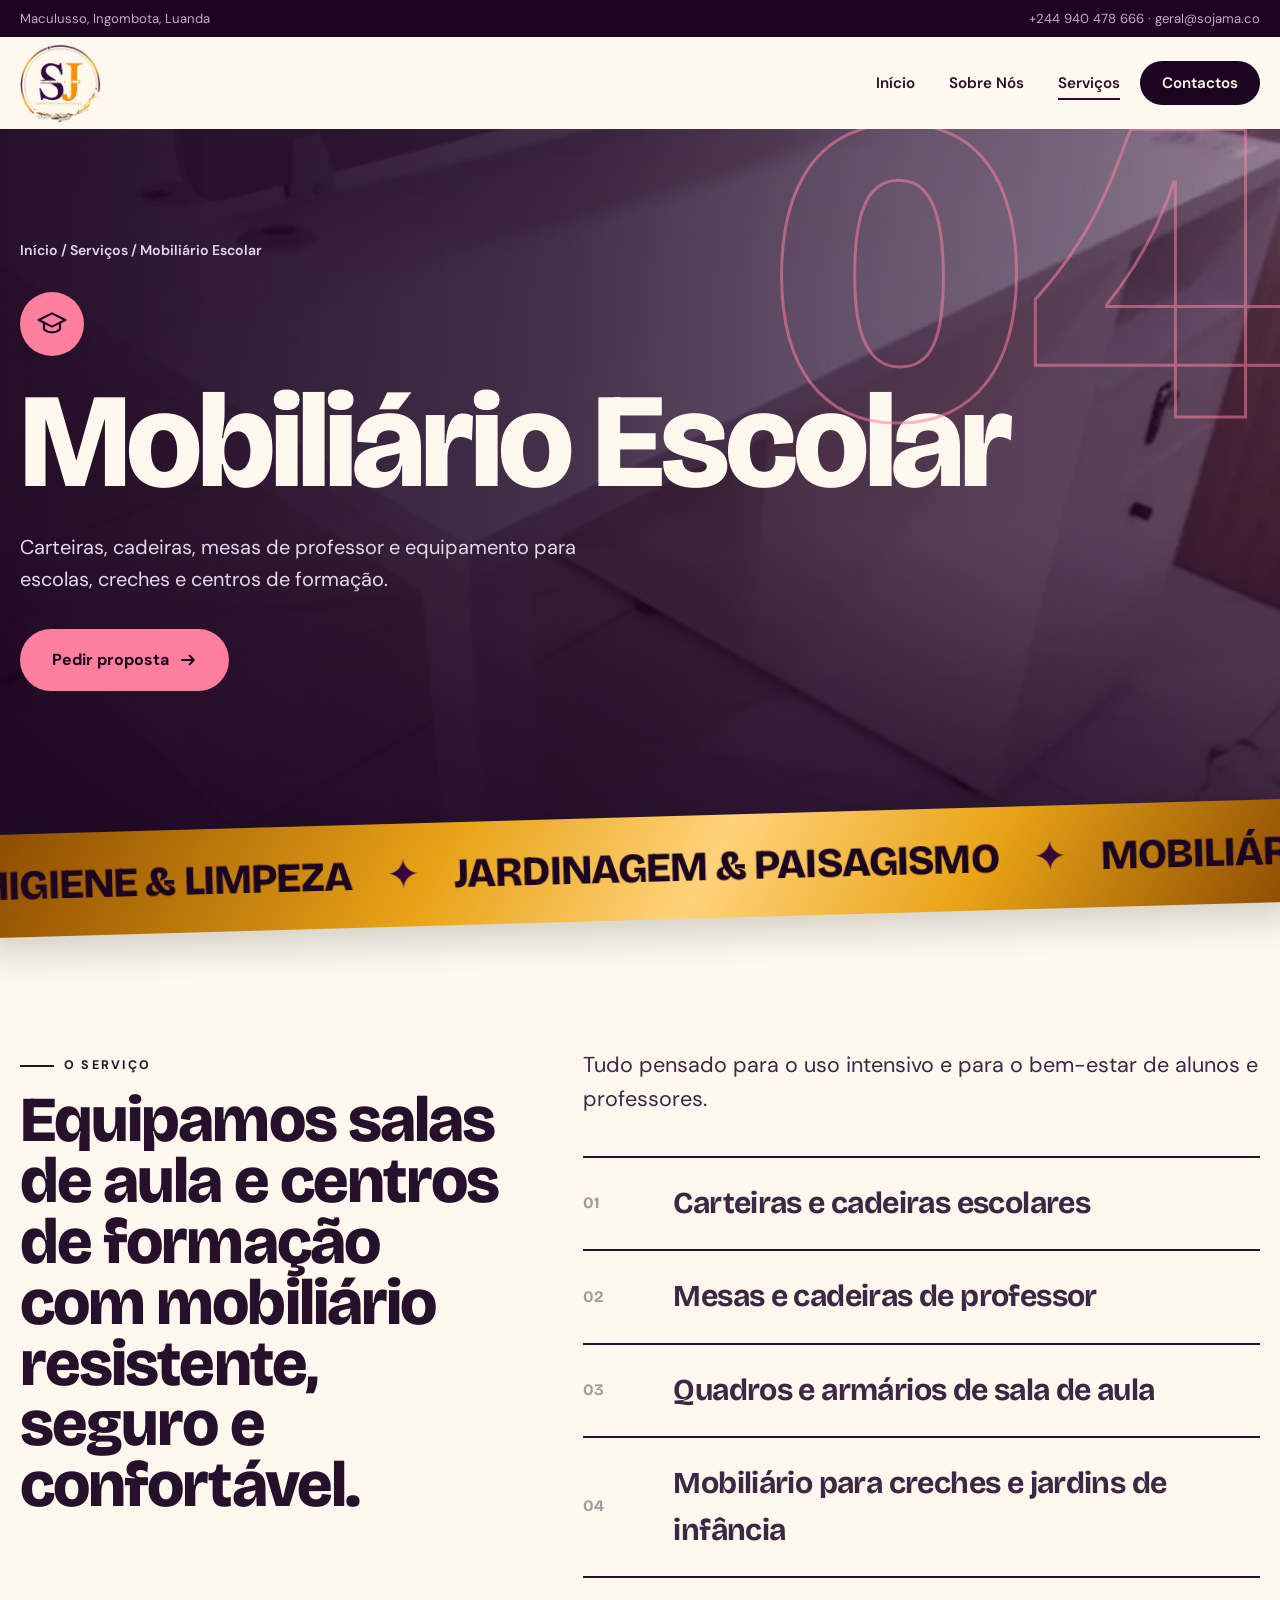
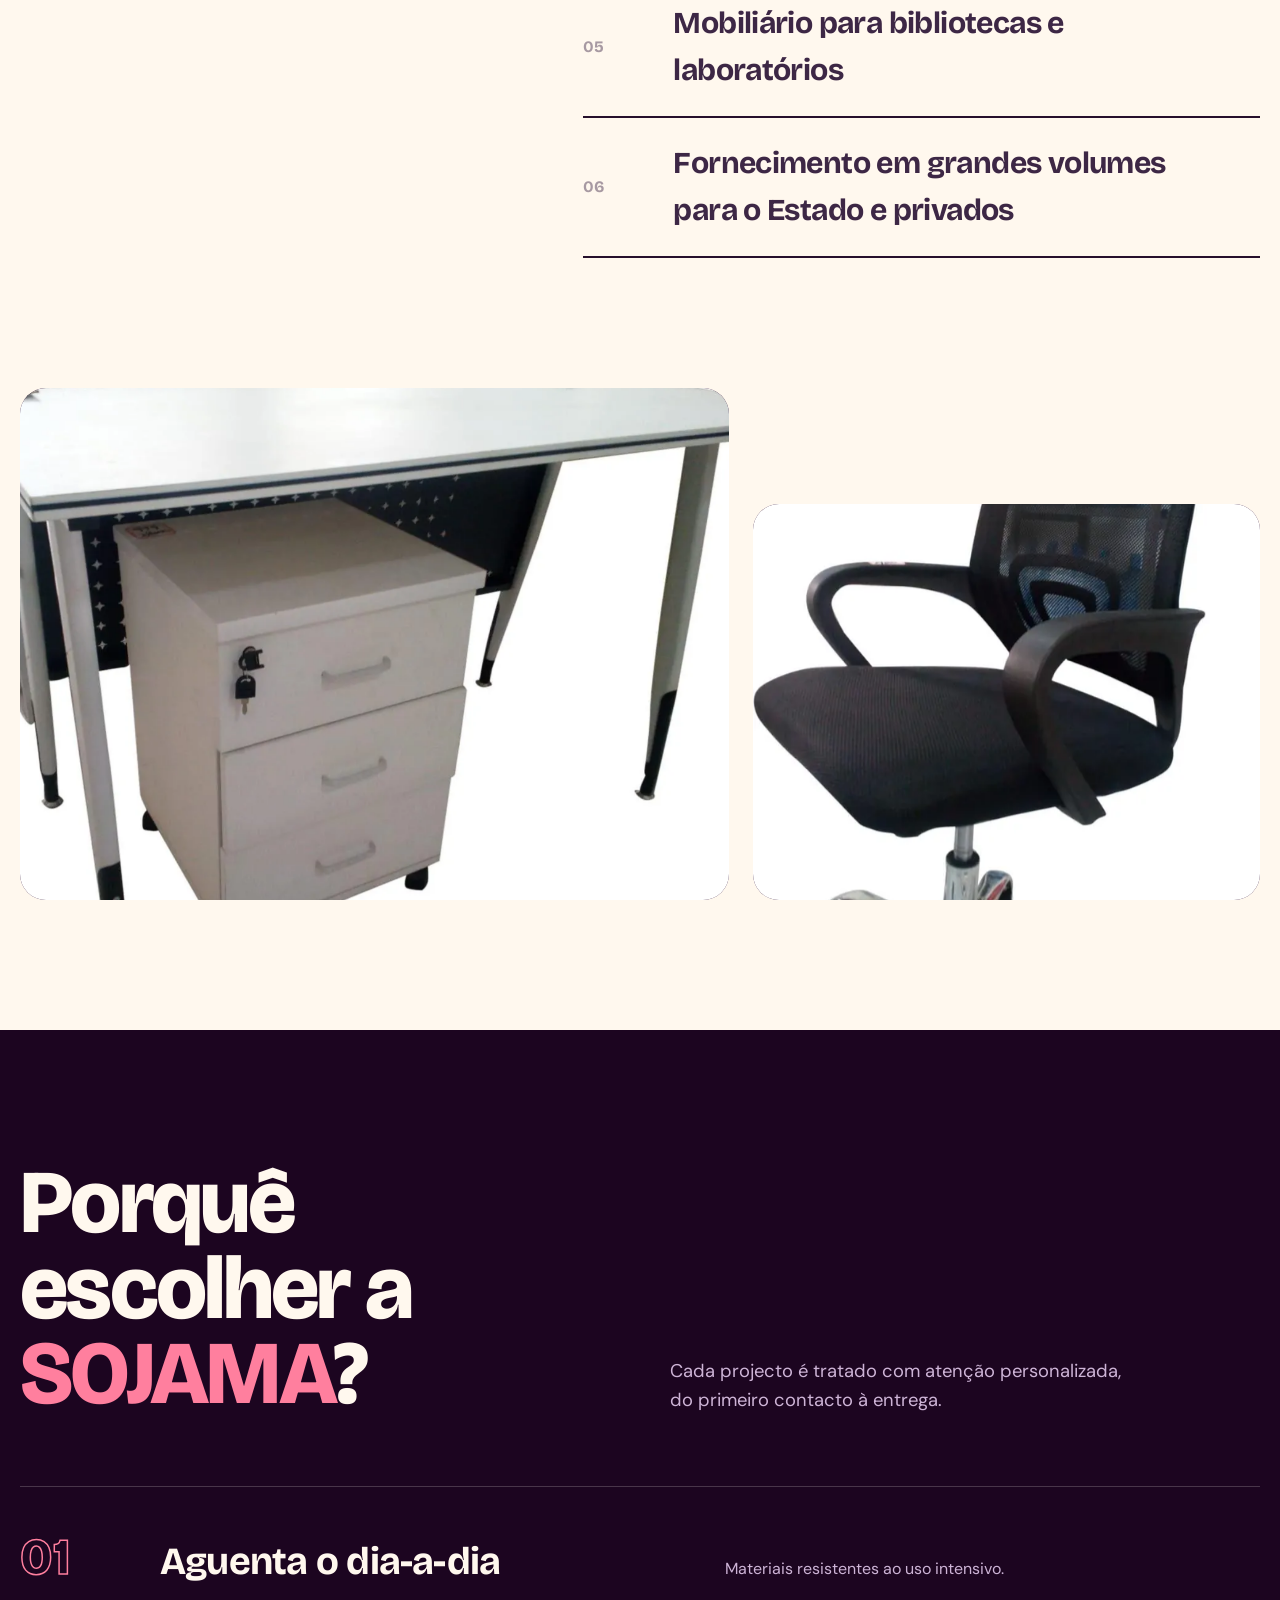
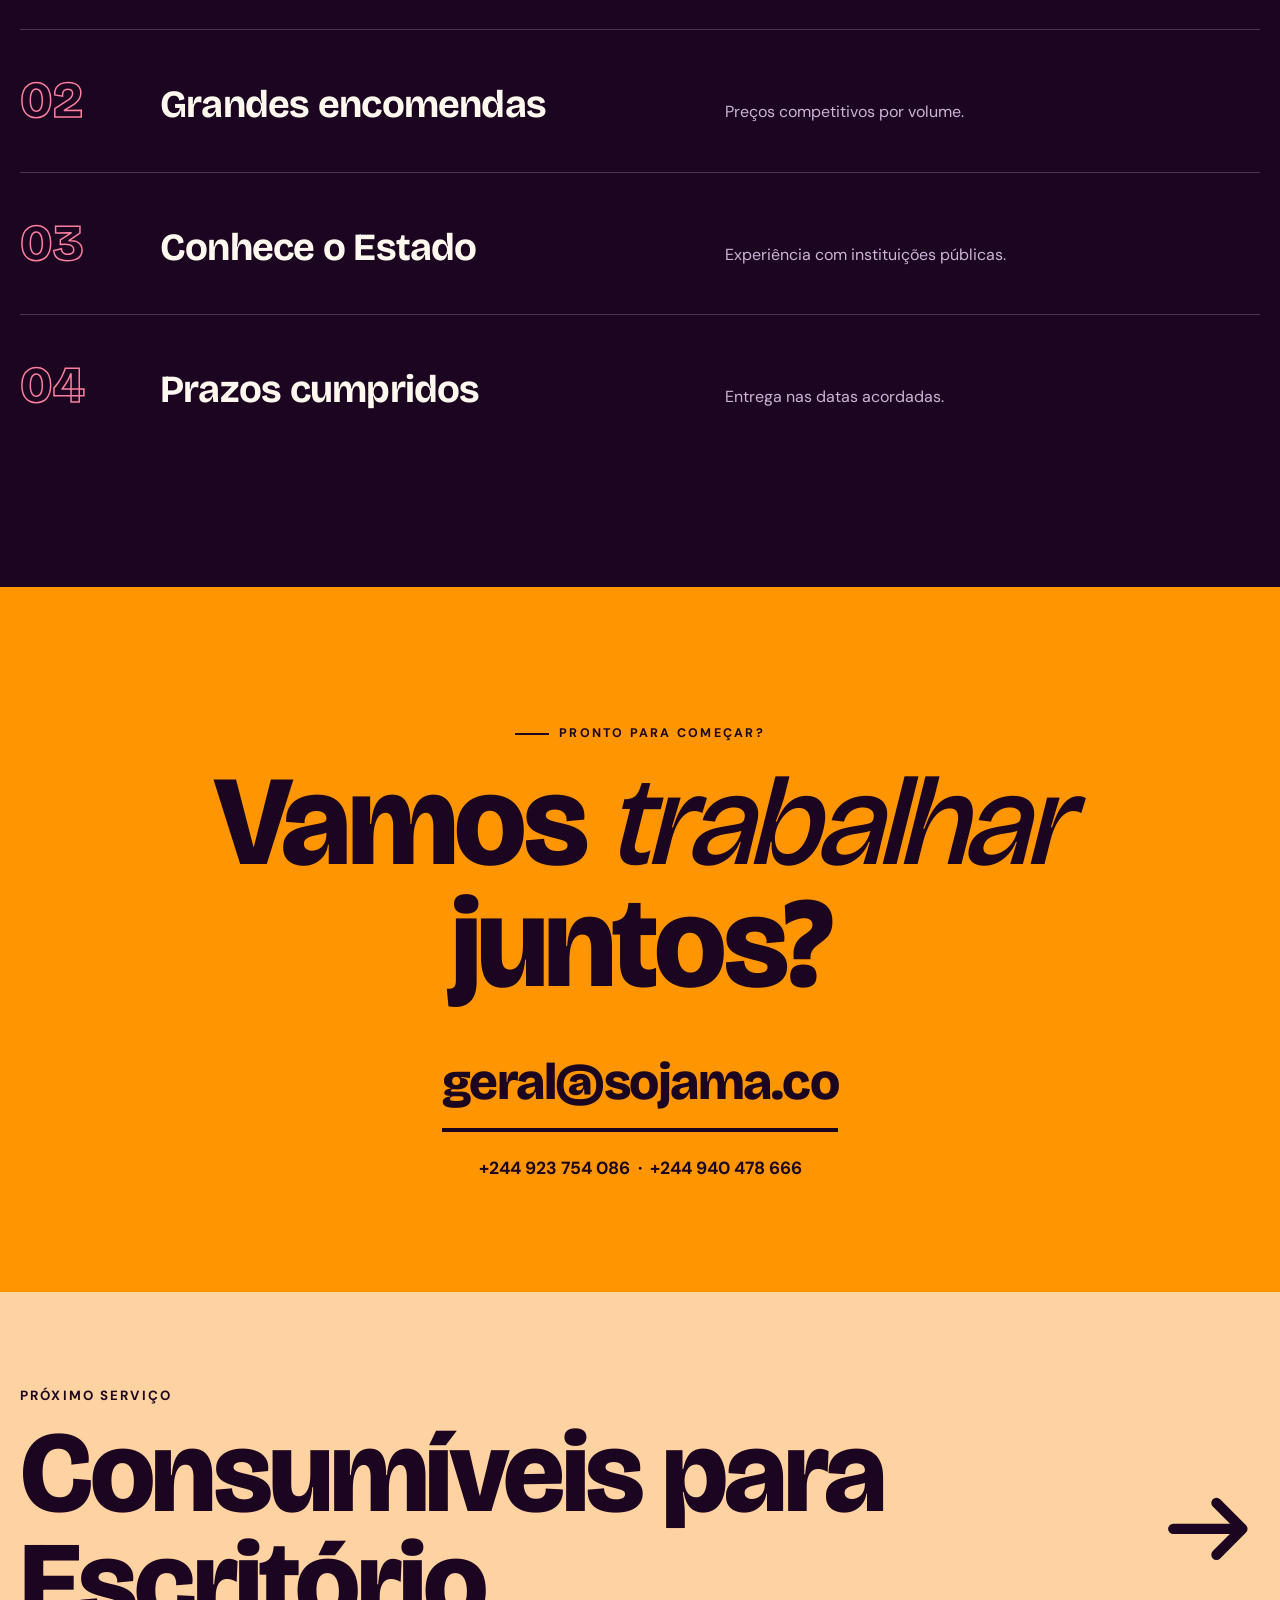
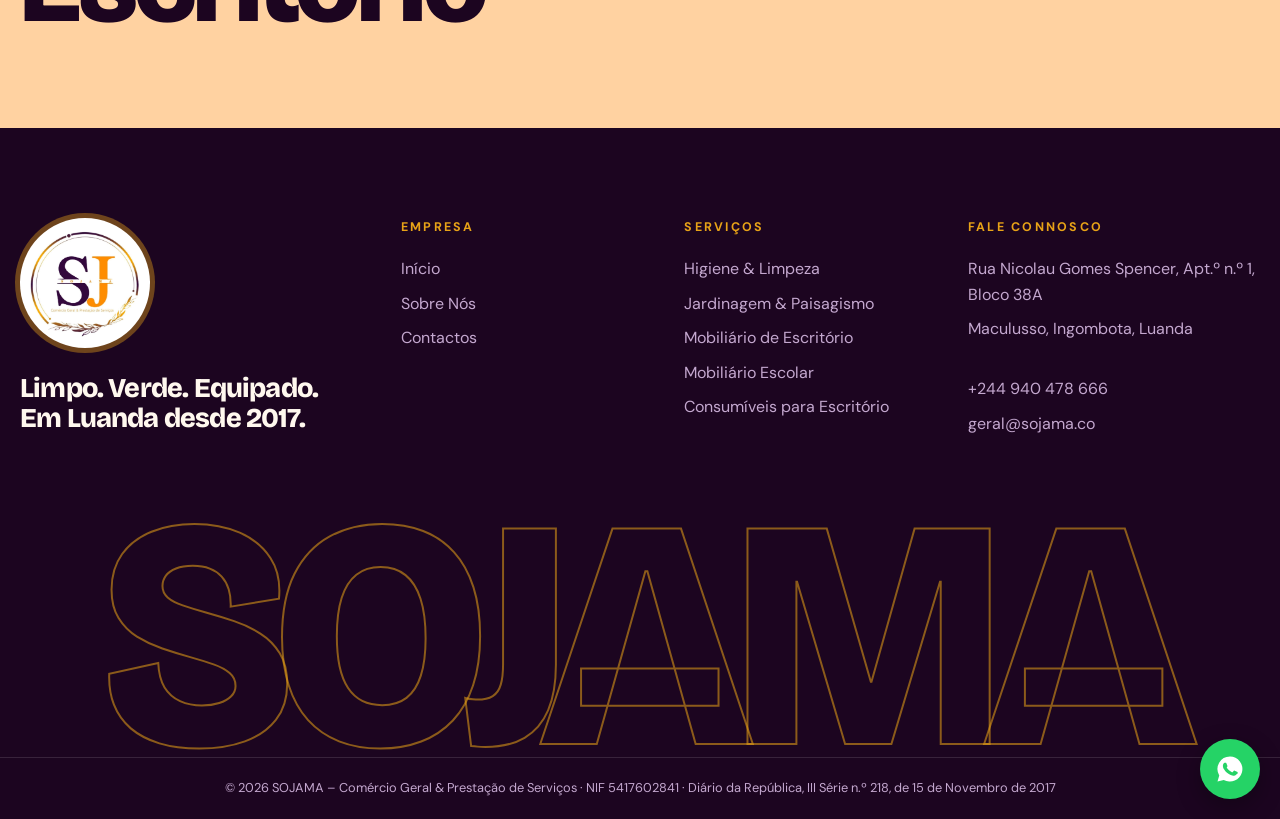
<file: mobiliario-escolar.html>
<!DOCTYPE html>
<html lang="pt-AO">
<head>
<meta charset="utf-8">
<meta name="viewport" content="width=device-width, initial-scale=1">
<title>Mobiliário Escolar | SOJAMA</title>
<meta name="description" content="Carteiras, cadeiras, mesas de professor e equipamento para escolas, creches e centros de formação.">
<link rel="preconnect" href="https://fonts.googleapis.com"><link rel="preconnect" href="https://fonts.gstatic.com" crossorigin>
<link href="https://fonts.googleapis.com/css2?family=Bricolage+Grotesque:opsz,wght@12..96,500;12..96,700;12..96,800&family=DM+Sans:wght@400;500;700&display=swap" rel="stylesheet">
<link rel="icon" href="imagem/logo.png">
<meta name="theme-color" content="#34083d">
<link rel="stylesheet" href="css/style.css">
<script>document.documentElement.classList.add('js')</script>
</head>
<body>
<div class="progress"></div>
<div class="topbar"><div class="container"><span>Maculusso, Ingombota, Luanda</span><span><a href="tel:+244940478666">+244 940 478 666</a> · <a href="mailto:geral@sojama.co">geral@sojama.co</a></span></div></div>
<header class="site"><div class="container">
<a class="logo" href="index.html" aria-label="SOJAMA – início"><img src="imagem/logo.png" alt="SOJAMA – Comércio Geral &amp; Prestação de Serviços" width="64" height="64"></a>
<button class="burger" aria-label="Menu"><span></span><span></span><span></span></button>
<nav id="menu"><ul>
<li><a class="nl" href="index.html">Início</a></li>
<li><a class="nl" href="sobre.html">Sobre Nós</a></li>
<li class="drop"><a class="nl ativo" href="index.html#servicos">Serviços</a><ul><li><a href="higiene-limpeza.html" style="--c:#c7a2ea"><svg viewBox="0 0 24 24" fill="none" stroke="currentColor" stroke-width="1.6" stroke-linecap="round" stroke-linejoin="round" ><path d="M12 2l2.2 6.3L21 10l-6.8 1.7L12 18l-2.2-6.3L3 10l6.8-1.7z"/><path d="M19 15l.8 2.2L22 18l-2.2.8L19 21l-.8-2.2L16 18l2.2-.8z"/></svg> Higiene & Limpeza</a></li><li><a href="jardinagem-paisagismo.html" style="--c:#f2b632"><svg viewBox="0 0 24 24" fill="none" stroke="currentColor" stroke-width="1.6" stroke-linecap="round" stroke-linejoin="round" ><path d="M20 4C10 4 4 9 4 16c0 2 .8 3.5 2 4 1-5 4-8 9-10-4 3-6 6-7 11 8 0 12-6 12-17z"/></svg> Jardinagem & Paisagismo</a></li><li><a href="mobiliario-escritorio.html" style="--c:#ff9500"><svg viewBox="0 0 24 24" fill="none" stroke="currentColor" stroke-width="1.6" stroke-linecap="round" stroke-linejoin="round" ><path d="M3 8h18v3H3z"/><path d="M5 11v9M19 11v9M9 11v4h6v-4"/></svg> Mobiliário de Escritório</a></li><li><a href="mobiliario-escolar.html" style="--c:#ff7f9e"><svg viewBox="0 0 24 24" fill="none" stroke="currentColor" stroke-width="1.6" stroke-linecap="round" stroke-linejoin="round" ><path d="M2 9l10-5 10 5-10 5z"/><path d="M6 11v5c3 3 9 3 12 0v-5"/></svg> Mobiliário Escolar</a></li><li><a href="consumiveis-escritorio.html" style="--c:#ffd2a1"><svg viewBox="0 0 24 24" fill="none" stroke="currentColor" stroke-width="1.6" stroke-linecap="round" stroke-linejoin="round" ><path d="M6 3h9l4 4v14H6z"/><path d="M15 3v4h4M9 12h7M9 16h7"/></svg> Consumíveis para Escritório</a></li></ul></li>
<li><a class="nl pill" href="contactos.html">Contactos</a></li>
</ul></nav>
</div></header>

<section class="ph" style="--c:#ff7f9e"><div class="ph-bg"><img src="img/escritorio-mesa-branca-l.webp" srcset="img/escritorio-mesa-branca-s.webp 640w, img/escritorio-mesa-branca-l.webp 1004w" sizes="100vw" width="1004" height="1280" alt="" data-vel=".18" fetchpriority="high" decoding="async"></div><div class="gnum" data-vel="-.08">04</div>
<div class="container">
<div class="crumbs"><a href="index.html">Início</a> / <a href="index.html#servicos">Serviços</a> / Mobiliário Escolar</div>
<span class="ph-ico"><svg viewBox="0 0 24 24" fill="none" stroke="currentColor" stroke-width="1.6" stroke-linecap="round" stroke-linejoin="round" stroke-width="1.8"><path d="M2 9l10-5 10 5-10 5z"/><path d="M6 11v5c3 3 9 3 12 0v-5"/></svg></span>
<h1 class="disp rv">Mobiliário Escolar</h1>
<p class="sub rv">Carteiras, cadeiras, mesas de professor e equipamento para escolas, creches e centros de formação.</p>
<div class="acoes rv"><a class="btn btn-cor" href="contactos.html">Pedir proposta <svg viewBox="0 0 24 24" fill="none" stroke="currentColor" stroke-width="2.4" stroke-linecap="round" stroke-linejoin="round"><path d="M4 12h16M14 6l6 6-6 6"/></svg></a></div></div></section>
<div class="faixa " aria-hidden="true"><div class="trilho"><span>Higiene & Limpeza<i>✦</i></span><span>Jardinagem & Paisagismo<i>✦</i></span><span>Mobiliário de Escritório<i>✦</i></span><span>Mobiliário Escolar<i>✦</i></span><span>Consumíveis para Escritório<i>✦</i></span><span>Higiene & Limpeza<i>✦</i></span><span>Jardinagem & Paisagismo<i>✦</i></span><span>Mobiliário de Escritório<i>✦</i></span><span>Mobiliário Escolar<i>✦</i></span><span>Consumíveis para Escritório<i>✦</i></span><span>Higiene & Limpeza<i>✦</i></span><span>Jardinagem & Paisagismo<i>✦</i></span><span>Mobiliário de Escritório<i>✦</i></span><span>Mobiliário Escolar<i>✦</i></span><span>Consumíveis para Escritório<i>✦</i></span><span>Higiene & Limpeza<i>✦</i></span><span>Jardinagem & Paisagismo<i>✦</i></span><span>Mobiliário de Escritório<i>✦</i></span><span>Mobiliário Escolar<i>✦</i></span><span>Consumíveis para Escritório<i>✦</i></span></div></div>
<section class="pad" style="--c:#ff7f9e"><div class="container dois">
<div><span class="eyebrow rv">O serviço</span><h2 class="disp rv" style="margin-top:14px">Equipamos salas de aula e centros de formação com mobiliário resistente, seguro e confortável.</h2></div>
<div class="txt rv"><p>Tudo pensado para o uso intensivo e para o bem-estar de alunos e professores.</p><div class="itens" style="margin-top:40px"><div class="item rv" style="--d:0s"><i>01</i><span>Carteiras e cadeiras escolares</span><svg viewBox="0 0 24 24" fill="none" stroke="currentColor" stroke-width="2.4" stroke-linecap="round" stroke-linejoin="round"><path d="M4 12h16M14 6l6 6-6 6"/></svg></div><div class="item rv" style="--d:0.05s"><i>02</i><span>Mesas e cadeiras de professor</span><svg viewBox="0 0 24 24" fill="none" stroke="currentColor" stroke-width="2.4" stroke-linecap="round" stroke-linejoin="round"><path d="M4 12h16M14 6l6 6-6 6"/></svg></div><div class="item rv" style="--d:0.1s"><i>03</i><span>Quadros e armários de sala de aula</span><svg viewBox="0 0 24 24" fill="none" stroke="currentColor" stroke-width="2.4" stroke-linecap="round" stroke-linejoin="round"><path d="M4 12h16M14 6l6 6-6 6"/></svg></div><div class="item rv" style="--d:0.15000000000000002s"><i>04</i><span>Mobiliário para creches e jardins de infância</span><svg viewBox="0 0 24 24" fill="none" stroke="currentColor" stroke-width="2.4" stroke-linecap="round" stroke-linejoin="round"><path d="M4 12h16M14 6l6 6-6 6"/></svg></div><div class="item rv" style="--d:0.2s"><i>05</i><span>Mobiliário para bibliotecas e laboratórios</span><svg viewBox="0 0 24 24" fill="none" stroke="currentColor" stroke-width="2.4" stroke-linecap="round" stroke-linejoin="round"><path d="M4 12h16M14 6l6 6-6 6"/></svg></div><div class="item rv" style="--d:0.25s"><i>06</i><span>Fornecimento em grandes volumes para o Estado e privados</span><svg viewBox="0 0 24 24" fill="none" stroke="currentColor" stroke-width="2.4" stroke-linecap="round" stroke-linejoin="round"><path d="M4 12h16M14 6l6 6-6 6"/></svg></div></div></div>
</div></section>
<section class="galeria"><div class="container gal">
<figure class="fig ga rv-img"><img src="img/escritorio-mesa-gavetas-l.webp" srcset="img/escritorio-mesa-gavetas-s.webp 640w, img/escritorio-mesa-gavetas-l.webp 1280w" sizes="(min-width:960px) 58vw, 100vw" width="1280" height="960" alt="Secretária branca com bloco de gavetas" loading="lazy" decoding="async" data-par=".12"></figure>
<figure class="fig gb rv-img" style="--d:.15s"><img src="img/escritorio-cadeira-operativa-l.webp" srcset="img/escritorio-cadeira-operativa-s.webp 640w, img/escritorio-cadeira-operativa-l.webp 960w" sizes="(min-width:960px) 34vw, 100vw" width="960" height="1280" alt="Cadeira operativa de escritório" loading="lazy" decoding="async" data-par=".12"></figure>
</div></section>
<section class="porque pad" style="--c:#ff7f9e"><div class="container">
<div class="pq-topo"><h2 class="disp rv">Porquê escolher a <span style="color:#ff7f9e">SOJAMA</span>?</h2><p class="rv">Cada projecto é tratado com atenção personalizada, do primeiro contacto à entrega.</p></div>
<div class="pq-item rv" style="--d:0s"><span class="pn" style="-webkit-text-stroke-color:#ff7f9e">01</span><h3>Aguenta o dia-a-dia</h3><p>Materiais resistentes ao uso intensivo.</p></div><div class="pq-item rv" style="--d:0.07s"><span class="pn" style="-webkit-text-stroke-color:#ff7f9e">02</span><h3>Grandes encomendas</h3><p>Preços competitivos por volume.</p></div><div class="pq-item rv" style="--d:0.14s"><span class="pn" style="-webkit-text-stroke-color:#ff7f9e">03</span><h3>Conhece o Estado</h3><p>Experiência com instituições públicas.</p></div><div class="pq-item rv" style="--d:0.21000000000000002s"><span class="pn" style="-webkit-text-stroke-color:#ff7f9e">04</span><h3>Prazos cumpridos</h3><p>Entrega nas datas acordadas.</p></div>
</div></section>
<section class="cta"><div class="container"><span class="eyebrow rv">Pronto para começar?</span><h2 class="disp rv">Vamos <span>trabalhar</span> juntos?</h2><a class="mail rv" href="mailto:geral@sojama.co">geral@sojama.co</a><p class="tels rv"><a href="tel:+244923754086">+244 923 754 086</a> &nbsp;·&nbsp; <a href="tel:+244940478666">+244 940 478 666</a></p></div></section>
<a class="proximo" href="consumiveis-escritorio.html" style="--c:#ffd2a1"><div class="container"><small>Próximo serviço</small><h2 class="disp">Consumíveis para Escritório <svg viewBox="0 0 24 24" fill="none" stroke="currentColor" stroke-width="2.4" stroke-linecap="round" stroke-linejoin="round"><path d="M4 12h16M14 6l6 6-6 6"/></svg></h2></div></a>
<footer class="site"><div class="container">
<div class="fgrid">
<div><div class="flogo"><img src="imagem/logo.png" alt="SOJAMA" width="120" height="120"></div><p class="big">Limpo. Verde. Equipado. Em Luanda desde 2017.</p></div>
<div><h4>Empresa</h4><ul><li><a href="index.html">Início</a></li><li><a href="sobre.html">Sobre Nós</a></li><li><a href="contactos.html">Contactos</a></li></ul></div>
<div><h4>Serviços</h4><ul><li><a href="higiene-limpeza.html">Higiene & Limpeza</a></li><li><a href="jardinagem-paisagismo.html">Jardinagem & Paisagismo</a></li><li><a href="mobiliario-escritorio.html">Mobiliário de Escritório</a></li><li><a href="mobiliario-escolar.html">Mobiliário Escolar</a></li><li><a href="consumiveis-escritorio.html">Consumíveis para Escritório</a></li></ul></div>
<div><h4>Fale connosco</h4><ul><li>Rua Nicolau Gomes Spencer, Apt.º n.º 1, Bloco 38A</li><li>Maculusso, Ingombota, Luanda</li><li><br><a href="tel:+244940478666">+244 940 478 666</a></li><li><a href="mailto:geral@sojama.co">geral@sojama.co</a></li></ul></div>
</div></div>
<div class="wordmark" aria-hidden="true">SOJAMA</div>
<div class="legal">© 2026 SOJAMA – Comércio Geral &amp; Prestação de Serviços · NIF 5417602841 · Diário da República, III Série n.º 218, de 15 de Novembro de 2017</div>
</footer>
<a class="whats" href="https://wa.me/244923754086" aria-label="WhatsApp" target="_blank" rel="noopener"><svg viewBox="0 0 24 24" fill="currentColor"><path d="M12 2a10 10 0 00-8.6 15.1L2 22l5-1.3A10 10 0 1012 2zm5.2 14.1c-.2.6-1.3 1.2-1.8 1.2-.5.1-1 .2-3.3-.7-2.8-1.2-4.6-4-4.7-4.2-.1-.2-1.1-1.5-1.1-2.9s.7-2 1-2.3c.2-.3.5-.3.7-.3h.5c.2 0 .4 0 .6.5l.8 2c.1.2.1.3 0 .5l-.3.4c-.1.2-.3.3-.1.6.2.3.8 1.3 1.7 2.1 1.1 1 2.1 1.300 2.400 1.500.3.100.5.100.600-.1l.9-1c.2-.3.4-.2.600-.1l1.900.9c.3.1.5.2.5.3.1.100.1.600-.1 1.200z"/></svg></a>
<script src="js/main.js"></script>
</body>
</html>
</file>
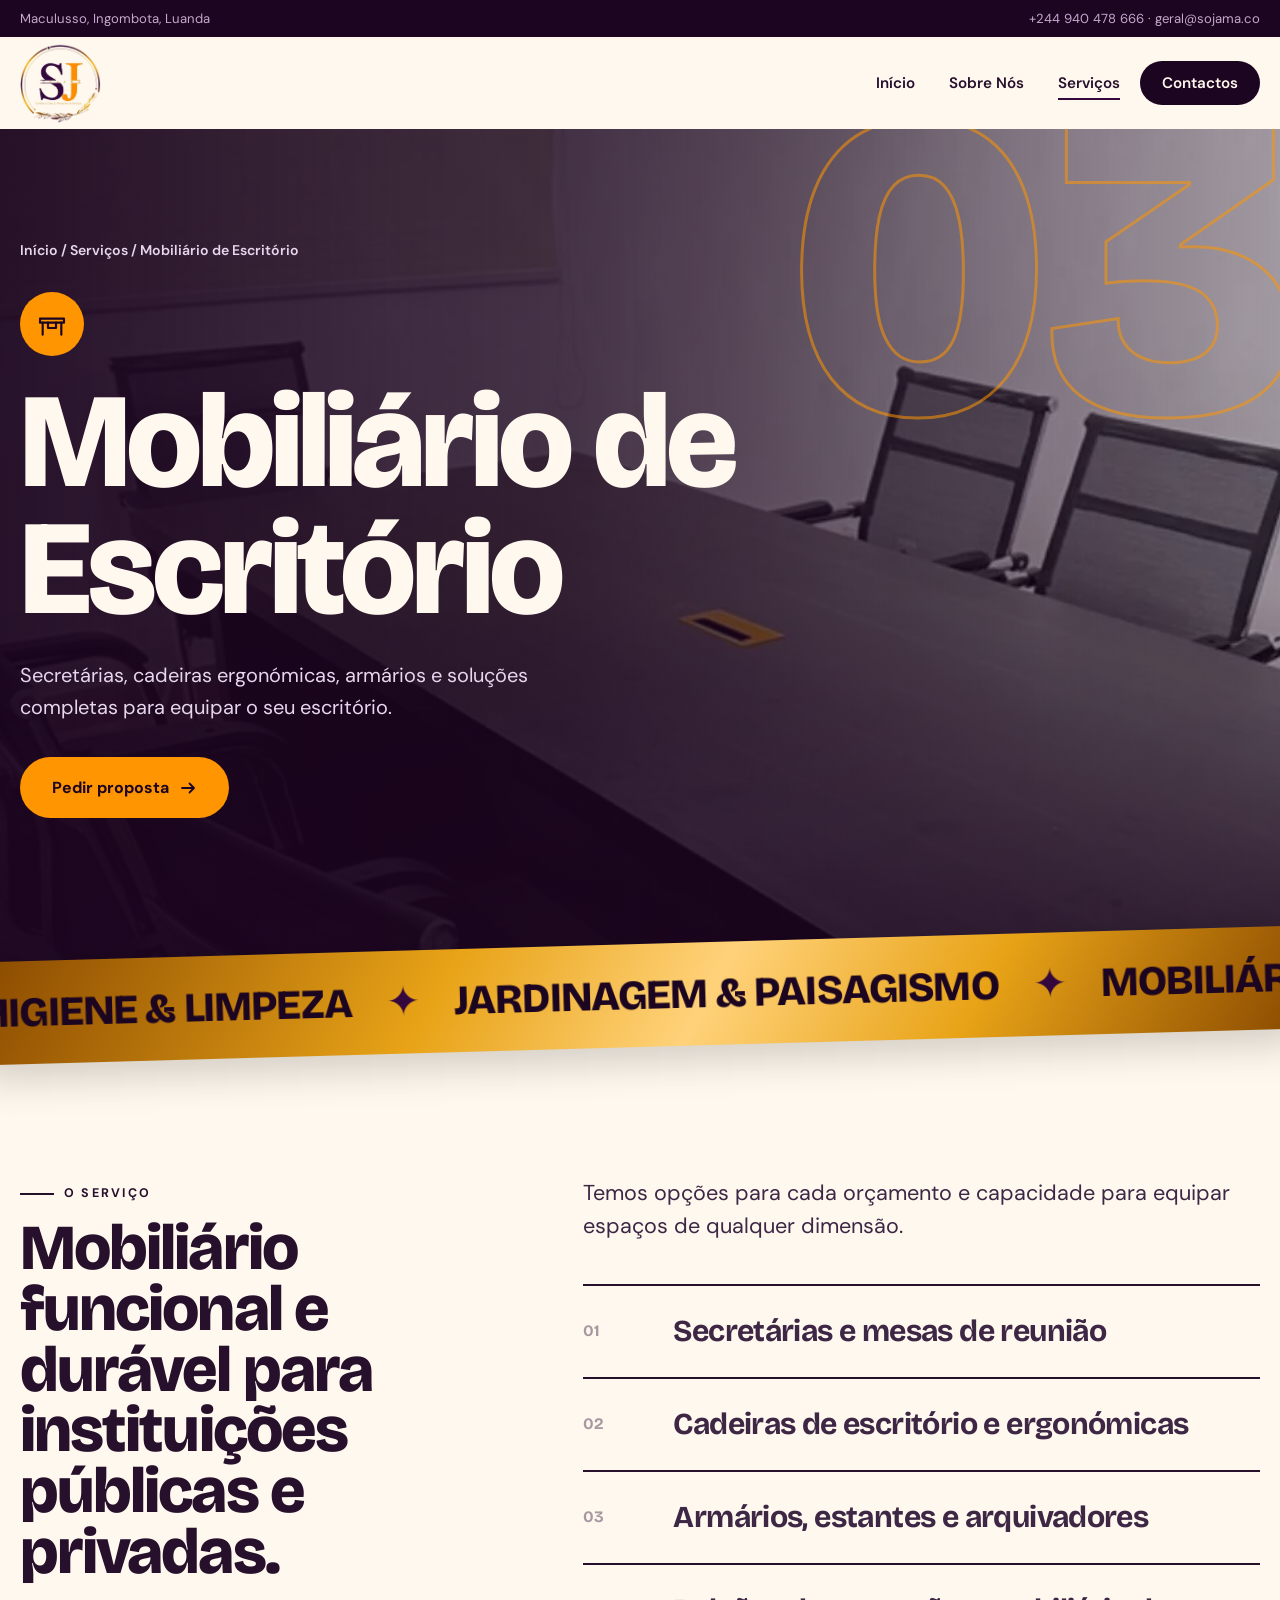
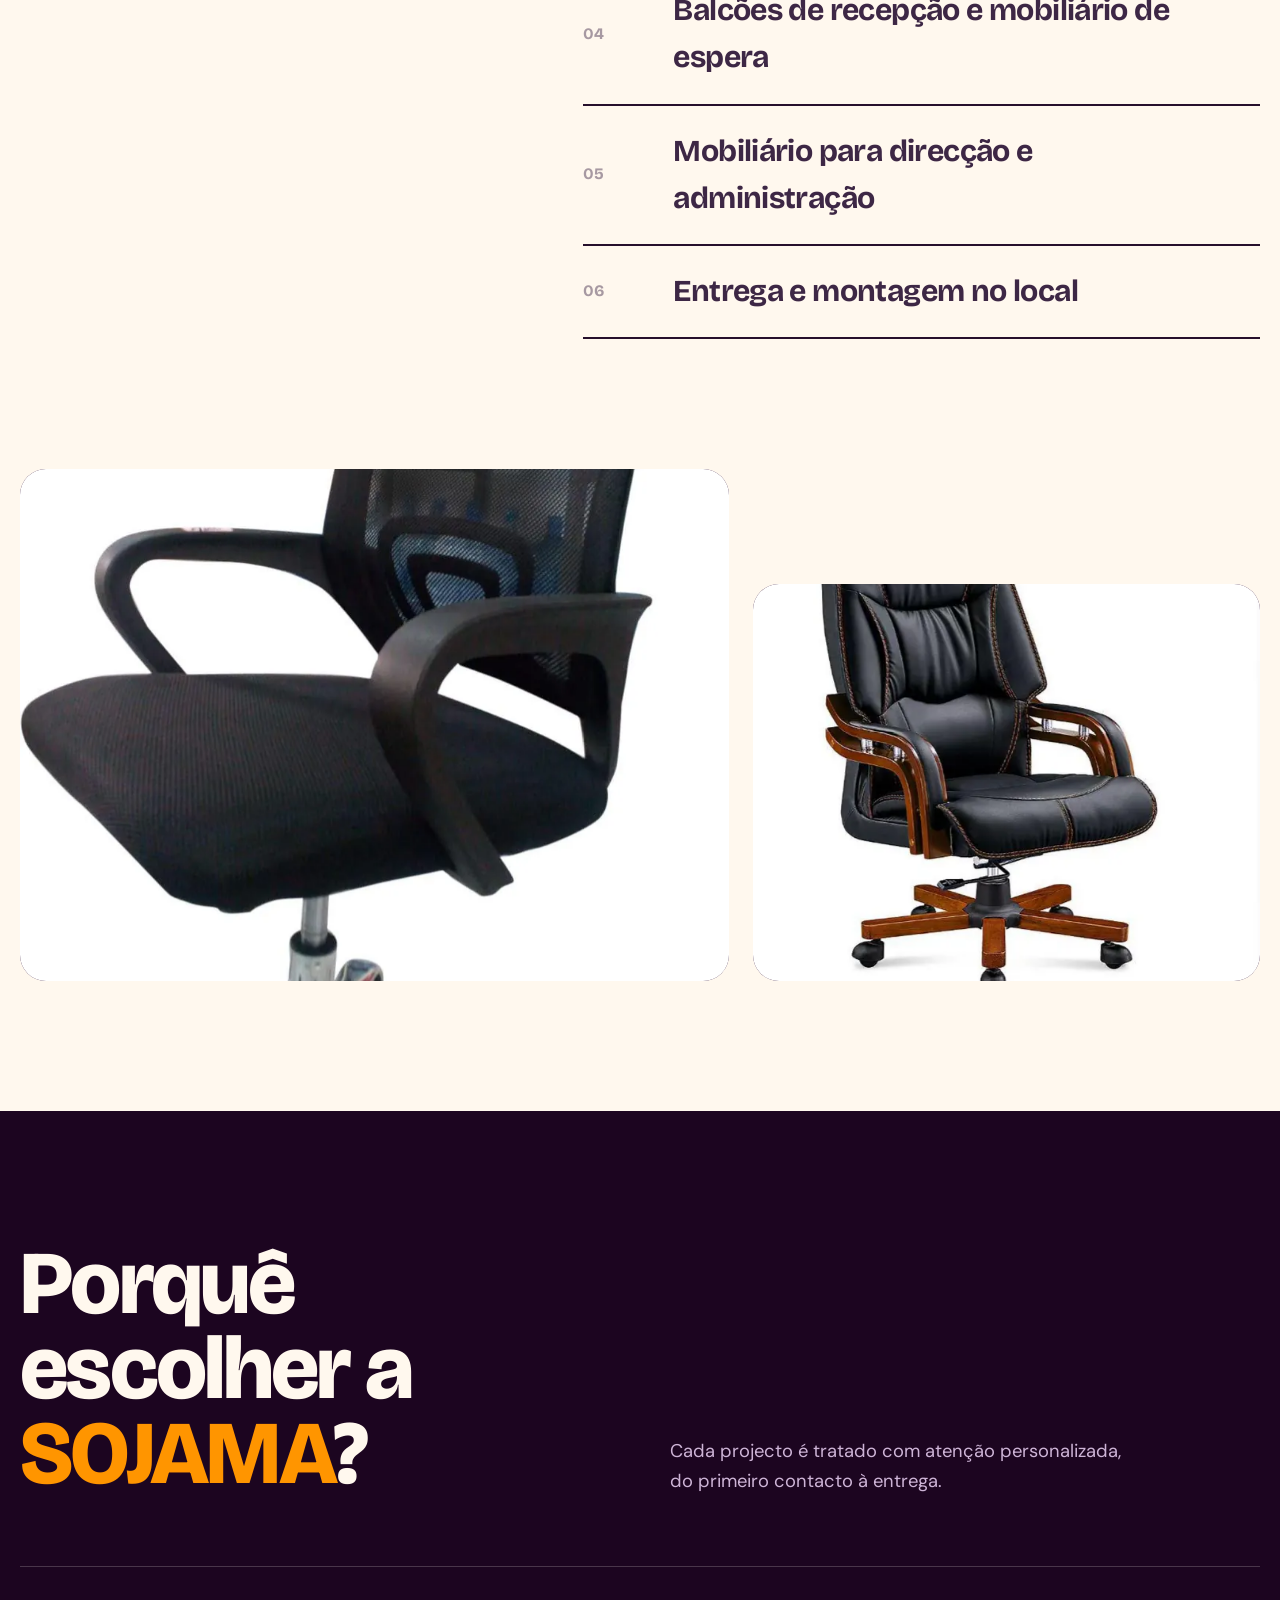
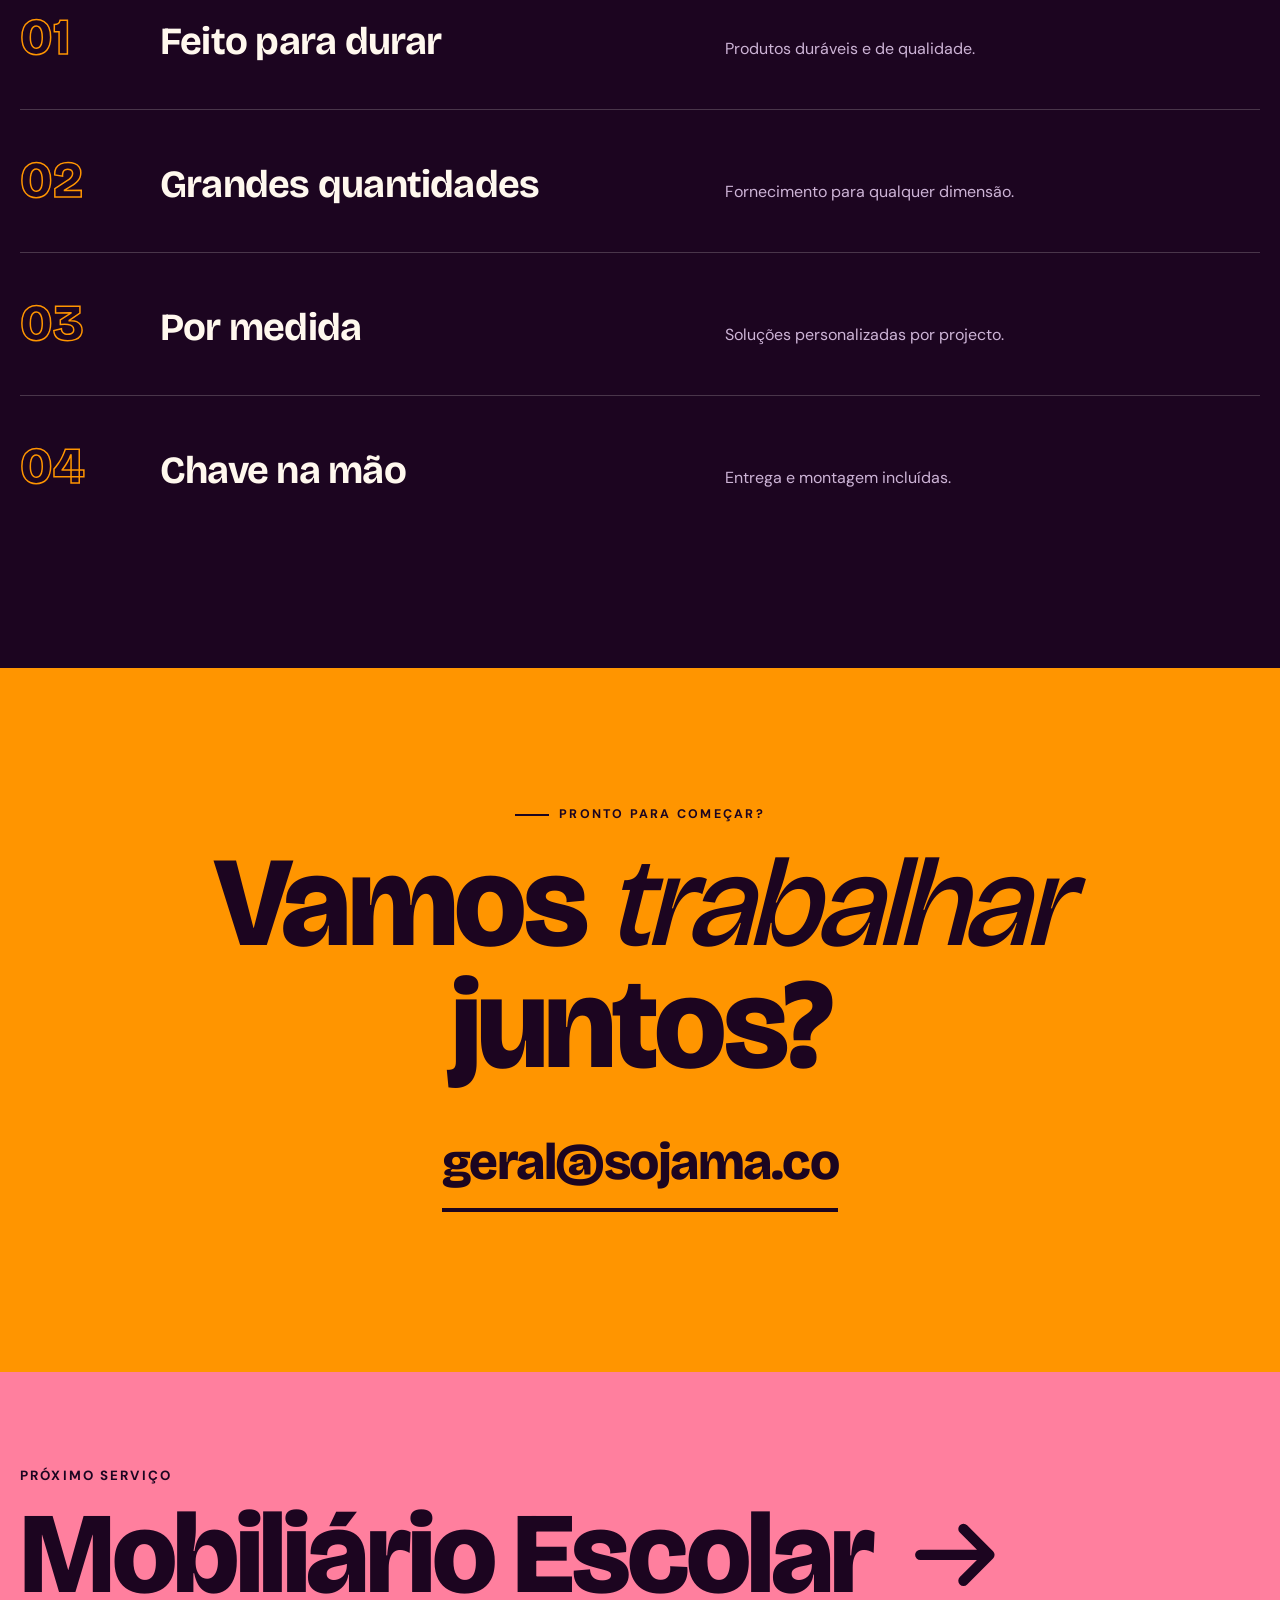
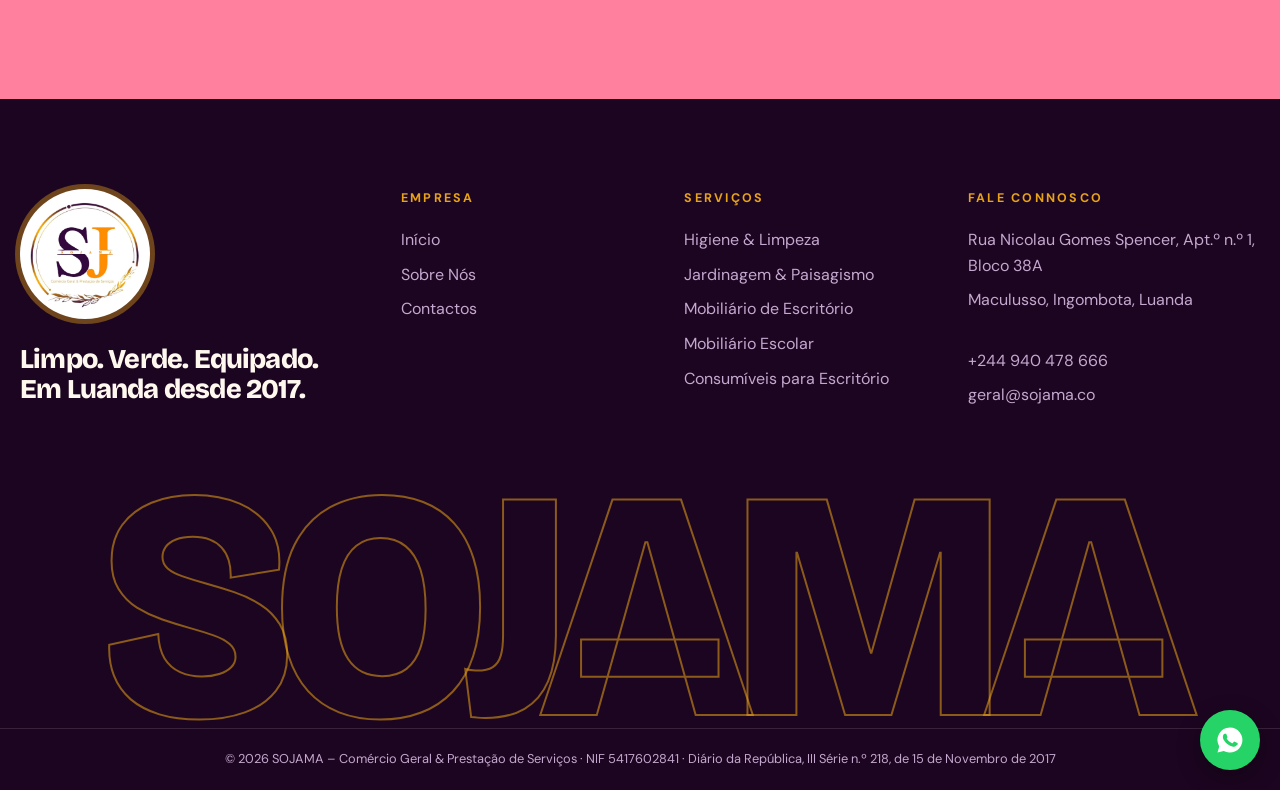
<file: mobiliario-escritorio.html>
<!DOCTYPE html>
<html lang="pt-AO">
<head>
<meta charset="utf-8">
<meta name="viewport" content="width=device-width, initial-scale=1">
<title>Mobiliário de Escritório | SOJAMA</title>
<meta name="description" content="Secretárias, cadeiras ergonómicas, armários e soluções completas para equipar o seu escritório.">
<link rel="preconnect" href="https://fonts.googleapis.com"><link rel="preconnect" href="https://fonts.gstatic.com" crossorigin>
<link href="https://fonts.googleapis.com/css2?family=Bricolage+Grotesque:opsz,wght@12..96,500;12..96,700;12..96,800&family=DM+Sans:wght@400;500;700&display=swap" rel="stylesheet">
<link rel="icon" href="imagem/logo.png">
<meta name="theme-color" content="#34083d">
<link rel="stylesheet" href="css/style.css">
<script>document.documentElement.classList.add('js')</script>
</head>
<body>
<div class="progress"></div>
<div class="topbar"><div class="container"><span>Maculusso, Ingombota, Luanda</span><span><a href="tel:+244940478666">+244 940 478 666</a> · <a href="mailto:geral@sojama.co">geral@sojama.co</a></span></div></div>
<header class="site"><div class="container">
<a class="logo" href="index.html" aria-label="SOJAMA – início"><img src="imagem/logo.png" alt="SOJAMA – Comércio Geral &amp; Prestação de Serviços" width="64" height="64"></a>
<button class="burger" aria-label="Menu"><span></span><span></span><span></span></button>
<nav id="menu"><ul>
<li><a class="nl" href="index.html">Início</a></li>
<li><a class="nl" href="sobre.html">Sobre Nós</a></li>
<li class="drop"><a class="nl ativo" href="index.html#servicos">Serviços</a><ul><li><a href="higiene-limpeza.html" style="--c:#c7a2ea"><svg viewBox="0 0 24 24" fill="none" stroke="currentColor" stroke-width="1.6" stroke-linecap="round" stroke-linejoin="round" ><path d="M12 2l2.2 6.3L21 10l-6.8 1.7L12 18l-2.2-6.3L3 10l6.8-1.7z"/><path d="M19 15l.8 2.2L22 18l-2.2.8L19 21l-.8-2.2L16 18l2.2-.8z"/></svg> Higiene & Limpeza</a></li><li><a href="jardinagem-paisagismo.html" style="--c:#f2b632"><svg viewBox="0 0 24 24" fill="none" stroke="currentColor" stroke-width="1.6" stroke-linecap="round" stroke-linejoin="round" ><path d="M20 4C10 4 4 9 4 16c0 2 .8 3.5 2 4 1-5 4-8 9-10-4 3-6 6-7 11 8 0 12-6 12-17z"/></svg> Jardinagem & Paisagismo</a></li><li><a href="mobiliario-escritorio.html" style="--c:#ff9500"><svg viewBox="0 0 24 24" fill="none" stroke="currentColor" stroke-width="1.6" stroke-linecap="round" stroke-linejoin="round" ><path d="M3 8h18v3H3z"/><path d="M5 11v9M19 11v9M9 11v4h6v-4"/></svg> Mobiliário de Escritório</a></li><li><a href="mobiliario-escolar.html" style="--c:#ff7f9e"><svg viewBox="0 0 24 24" fill="none" stroke="currentColor" stroke-width="1.6" stroke-linecap="round" stroke-linejoin="round" ><path d="M2 9l10-5 10 5-10 5z"/><path d="M6 11v5c3 3 9 3 12 0v-5"/></svg> Mobiliário Escolar</a></li><li><a href="consumiveis-escritorio.html" style="--c:#ffd2a1"><svg viewBox="0 0 24 24" fill="none" stroke="currentColor" stroke-width="1.6" stroke-linecap="round" stroke-linejoin="round" ><path d="M6 3h9l4 4v14H6z"/><path d="M15 3v4h4M9 12h7M9 16h7"/></svg> Consumíveis para Escritório</a></li></ul></li>
<li><a class="nl pill" href="contactos.html">Contactos</a></li>
</ul></nav>
</div></header>

<section class="ph" style="--c:#ff9500"><div class="ph-bg"><img src="img/escritorio-reuniao-l.webp" srcset="img/escritorio-reuniao-s.webp 640w, img/escritorio-reuniao-l.webp 1125w" sizes="100vw" width="1125" height="750" alt="" data-vel=".18" fetchpriority="high" decoding="async"></div><div class="gnum" data-vel="-.08">03</div>
<div class="container">
<div class="crumbs"><a href="index.html">Início</a> / <a href="index.html#servicos">Serviços</a> / Mobiliário de Escritório</div>
<span class="ph-ico"><svg viewBox="0 0 24 24" fill="none" stroke="currentColor" stroke-width="1.6" stroke-linecap="round" stroke-linejoin="round" stroke-width="1.8"><path d="M3 8h18v3H3z"/><path d="M5 11v9M19 11v9M9 11v4h6v-4"/></svg></span>
<h1 class="disp rv">Mobiliário de Escritório</h1>
<p class="sub rv">Secretárias, cadeiras ergonómicas, armários e soluções completas para equipar o seu escritório.</p>
<div class="acoes rv"><a class="btn btn-cor" href="contactos.html">Pedir proposta <svg viewBox="0 0 24 24" fill="none" stroke="currentColor" stroke-width="2.4" stroke-linecap="round" stroke-linejoin="round"><path d="M4 12h16M14 6l6 6-6 6"/></svg></a></div></div></section>
<div class="faixa " aria-hidden="true"><div class="trilho"><span>Higiene & Limpeza<i>✦</i></span><span>Jardinagem & Paisagismo<i>✦</i></span><span>Mobiliário de Escritório<i>✦</i></span><span>Mobiliário Escolar<i>✦</i></span><span>Consumíveis para Escritório<i>✦</i></span><span>Higiene & Limpeza<i>✦</i></span><span>Jardinagem & Paisagismo<i>✦</i></span><span>Mobiliário de Escritório<i>✦</i></span><span>Mobiliário Escolar<i>✦</i></span><span>Consumíveis para Escritório<i>✦</i></span><span>Higiene & Limpeza<i>✦</i></span><span>Jardinagem & Paisagismo<i>✦</i></span><span>Mobiliário de Escritório<i>✦</i></span><span>Mobiliário Escolar<i>✦</i></span><span>Consumíveis para Escritório<i>✦</i></span><span>Higiene & Limpeza<i>✦</i></span><span>Jardinagem & Paisagismo<i>✦</i></span><span>Mobiliário de Escritório<i>✦</i></span><span>Mobiliário Escolar<i>✦</i></span><span>Consumíveis para Escritório<i>✦</i></span></div></div>
<section class="pad" style="--c:#ff9500"><div class="container dois">
<div><span class="eyebrow rv">O serviço</span><h2 class="disp rv" style="margin-top:14px">Mobiliário funcional e durável para instituições públicas e privadas.</h2></div>
<div class="txt rv"><p>Temos opções para cada orçamento e capacidade para equipar espaços de qualquer dimensão.</p><div class="itens" style="margin-top:40px"><div class="item rv" style="--d:0s"><i>01</i><span>Secretárias e mesas de reunião</span><svg viewBox="0 0 24 24" fill="none" stroke="currentColor" stroke-width="2.4" stroke-linecap="round" stroke-linejoin="round"><path d="M4 12h16M14 6l6 6-6 6"/></svg></div><div class="item rv" style="--d:0.05s"><i>02</i><span>Cadeiras de escritório e ergonómicas</span><svg viewBox="0 0 24 24" fill="none" stroke="currentColor" stroke-width="2.4" stroke-linecap="round" stroke-linejoin="round"><path d="M4 12h16M14 6l6 6-6 6"/></svg></div><div class="item rv" style="--d:0.1s"><i>03</i><span>Armários, estantes e arquivadores</span><svg viewBox="0 0 24 24" fill="none" stroke="currentColor" stroke-width="2.4" stroke-linecap="round" stroke-linejoin="round"><path d="M4 12h16M14 6l6 6-6 6"/></svg></div><div class="item rv" style="--d:0.15000000000000002s"><i>04</i><span>Balcões de recepção e mobiliário de espera</span><svg viewBox="0 0 24 24" fill="none" stroke="currentColor" stroke-width="2.4" stroke-linecap="round" stroke-linejoin="round"><path d="M4 12h16M14 6l6 6-6 6"/></svg></div><div class="item rv" style="--d:0.2s"><i>05</i><span>Mobiliário para direcção e administração</span><svg viewBox="0 0 24 24" fill="none" stroke="currentColor" stroke-width="2.4" stroke-linecap="round" stroke-linejoin="round"><path d="M4 12h16M14 6l6 6-6 6"/></svg></div><div class="item rv" style="--d:0.25s"><i>06</i><span>Entrega e montagem no local</span><svg viewBox="0 0 24 24" fill="none" stroke="currentColor" stroke-width="2.4" stroke-linecap="round" stroke-linejoin="round"><path d="M4 12h16M14 6l6 6-6 6"/></svg></div></div></div>
</div></section>
<section class="galeria"><div class="container gal">
<figure class="fig ga rv-img"><img src="img/escritorio-cadeira-operativa-l.webp" srcset="img/escritorio-cadeira-operativa-s.webp 640w, img/escritorio-cadeira-operativa-l.webp 960w" sizes="(min-width:960px) 58vw, 100vw" width="960" height="1280" alt="Cadeira operativa de escritório" loading="lazy" decoding="async" data-par=".12"></figure>
<figure class="fig gb rv-img" style="--d:.15s"><img src="img/escritorio-cadeira-director-l.webp" srcset="img/escritorio-cadeira-director-s.webp 640w, img/escritorio-cadeira-director-l.webp 721w" sizes="(min-width:960px) 34vw, 100vw" width="721" height="775" alt="Cadeira de direcção em pele" loading="lazy" decoding="async" data-par=".12"></figure>
</div></section>
<section class="porque pad" style="--c:#ff9500"><div class="container">
<div class="pq-topo"><h2 class="disp rv">Porquê escolher a <span style="color:#ff9500">SOJAMA</span>?</h2><p class="rv">Cada projecto é tratado com atenção personalizada, do primeiro contacto à entrega.</p></div>
<div class="pq-item rv" style="--d:0s"><span class="pn" style="-webkit-text-stroke-color:#ff9500">01</span><h3>Feito para durar</h3><p>Produtos duráveis e de qualidade.</p></div><div class="pq-item rv" style="--d:0.07s"><span class="pn" style="-webkit-text-stroke-color:#ff9500">02</span><h3>Grandes quantidades</h3><p>Fornecimento para qualquer dimensão.</p></div><div class="pq-item rv" style="--d:0.14s"><span class="pn" style="-webkit-text-stroke-color:#ff9500">03</span><h3>Por medida</h3><p>Soluções personalizadas por projecto.</p></div><div class="pq-item rv" style="--d:0.21000000000000002s"><span class="pn" style="-webkit-text-stroke-color:#ff9500">04</span><h3>Chave na mão</h3><p>Entrega e montagem incluídas.</p></div>
</div></section>
<section class="cta"><div class="container"><span class="eyebrow rv">Pronto para começar?</span><h2 class="disp rv">Vamos <span>trabalhar</span> juntos?</h2><a class="mail rv" href="mailto:geral@sojama.co">geral@sojama.co</a><p class="tels rv"><a href="tel:+244923754086">+244 923 754 086</a> &nbsp;·&nbsp; <a href="tel:+244940478666">+244 940 478 666</a></p></div></section>
<a class="proximo" href="mobiliario-escolar.html" style="--c:#ff7f9e"><div class="container"><small>Próximo serviço</small><h2 class="disp">Mobiliário Escolar <svg viewBox="0 0 24 24" fill="none" stroke="currentColor" stroke-width="2.4" stroke-linecap="round" stroke-linejoin="round"><path d="M4 12h16M14 6l6 6-6 6"/></svg></h2></div></a>
<footer class="site"><div class="container">
<div class="fgrid">
<div><div class="flogo"><img src="imagem/logo.png" alt="SOJAMA" width="120" height="120"></div><p class="big">Limpo. Verde. Equipado. Em Luanda desde 2017.</p></div>
<div><h4>Empresa</h4><ul><li><a href="index.html">Início</a></li><li><a href="sobre.html">Sobre Nós</a></li><li><a href="contactos.html">Contactos</a></li></ul></div>
<div><h4>Serviços</h4><ul><li><a href="higiene-limpeza.html">Higiene & Limpeza</a></li><li><a href="jardinagem-paisagismo.html">Jardinagem & Paisagismo</a></li><li><a href="mobiliario-escritorio.html">Mobiliário de Escritório</a></li><li><a href="mobiliario-escolar.html">Mobiliário Escolar</a></li><li><a href="consumiveis-escritorio.html">Consumíveis para Escritório</a></li></ul></div>
<div><h4>Fale connosco</h4><ul><li>Rua Nicolau Gomes Spencer, Apt.º n.º 1, Bloco 38A</li><li>Maculusso, Ingombota, Luanda</li><li><br><a href="tel:+244940478666">+244 940 478 666</a></li><li><a href="mailto:geral@sojama.co">geral@sojama.co</a></li></ul></div>
</div></div>
<div class="wordmark" aria-hidden="true">SOJAMA</div>
<div class="legal">© 2026 SOJAMA – Comércio Geral &amp; Prestação de Serviços · NIF 5417602841 · Diário da República, III Série n.º 218, de 15 de Novembro de 2017</div>
</footer>
<a class="whats" href="https://wa.me/244923754086" aria-label="WhatsApp" target="_blank" rel="noopener"><svg viewBox="0 0 24 24" fill="currentColor"><path d="M12 2a10 10 0 00-8.6 15.1L2 22l5-1.3A10 10 0 1012 2zm5.2 14.1c-.2.6-1.3 1.2-1.8 1.2-.5.1-1 .2-3.3-.7-2.8-1.2-4.6-4-4.7-4.2-.1-.2-1.1-1.5-1.1-2.9s.7-2 1-2.3c.2-.3.5-.3.7-.3h.5c.2 0 .4 0 .6.5l.8 2c.1.2.1.3 0 .5l-.3.4c-.1.2-.3.3-.1.6.2.3.8 1.3 1.7 2.1 1.1 1 2.1 1.300 2.400 1.500.3.100.5.100.600-.1l.9-1c.2-.3.4-.2.600-.1l1.900.9c.3.1.5.2.5.3.1.100.1.600-.1 1.200z"/></svg></a>
<script src="js/main.js"></script>
</body>
</html>
</file>
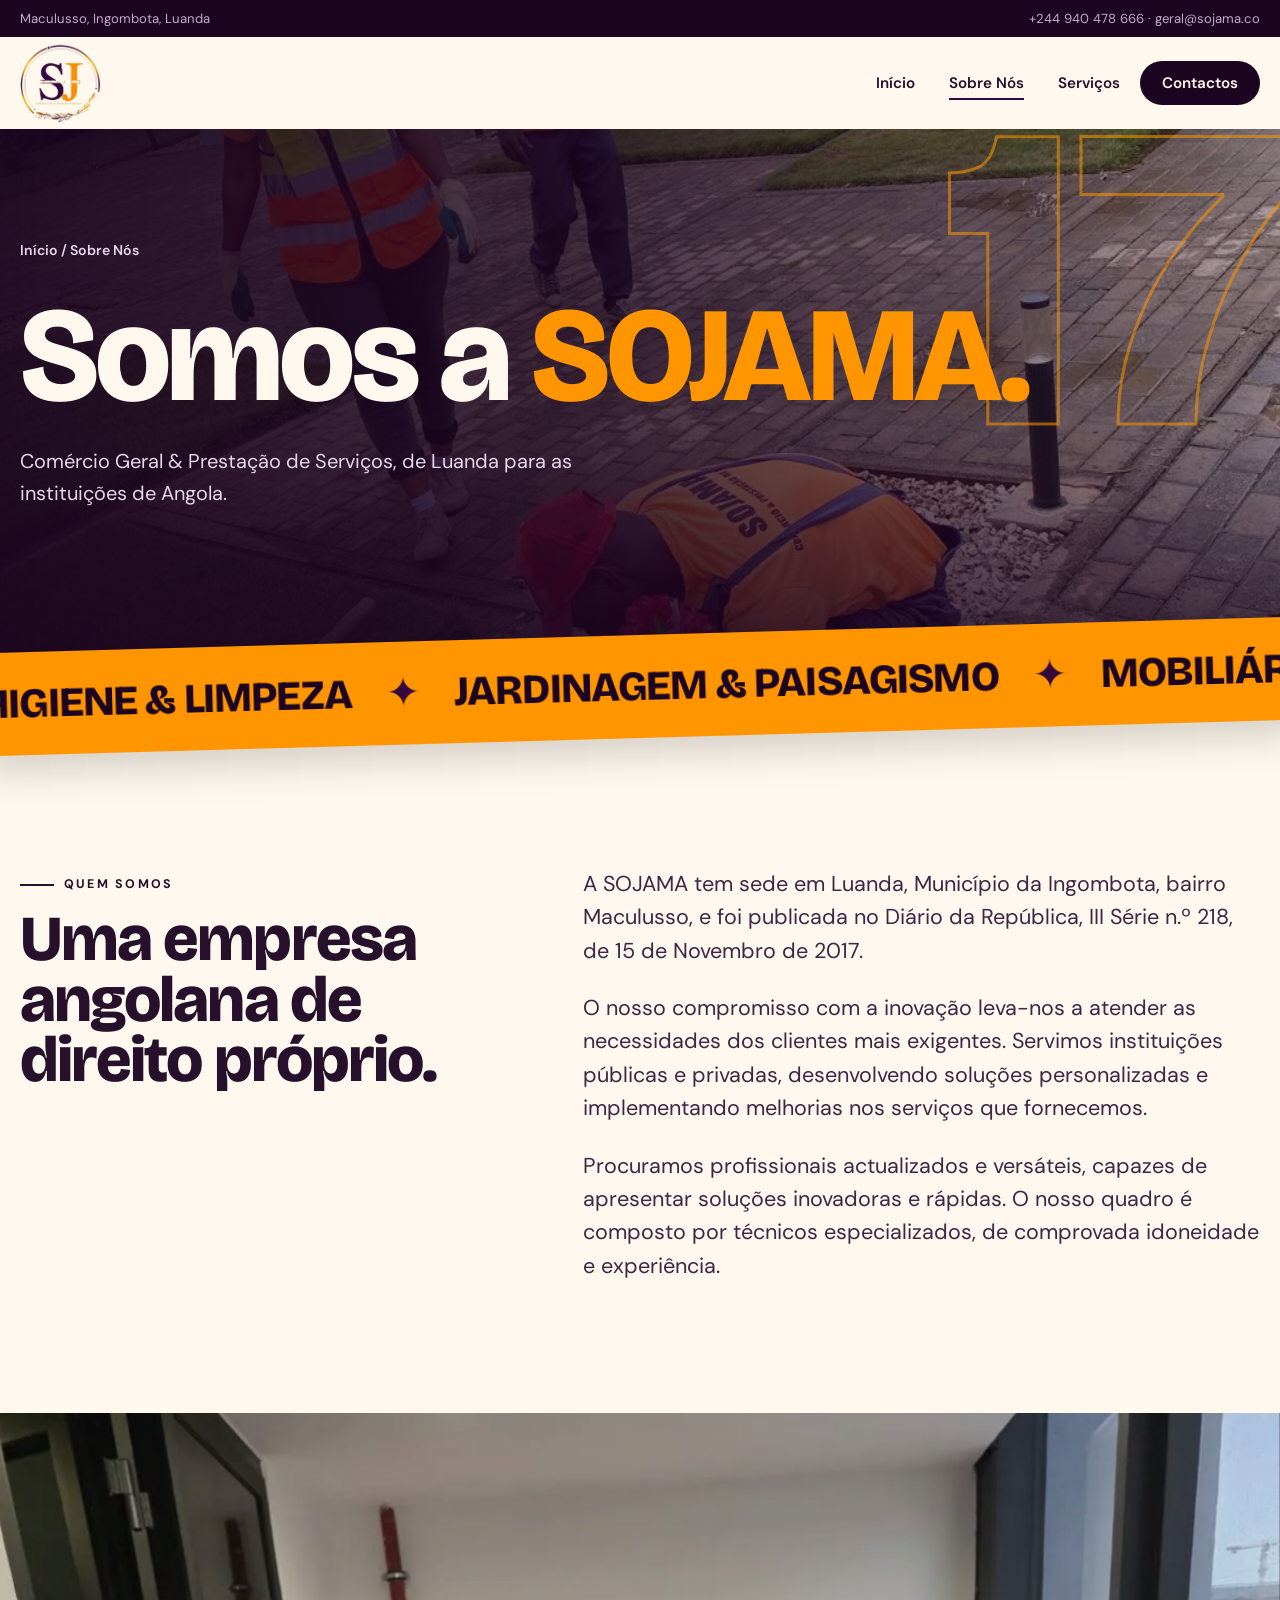
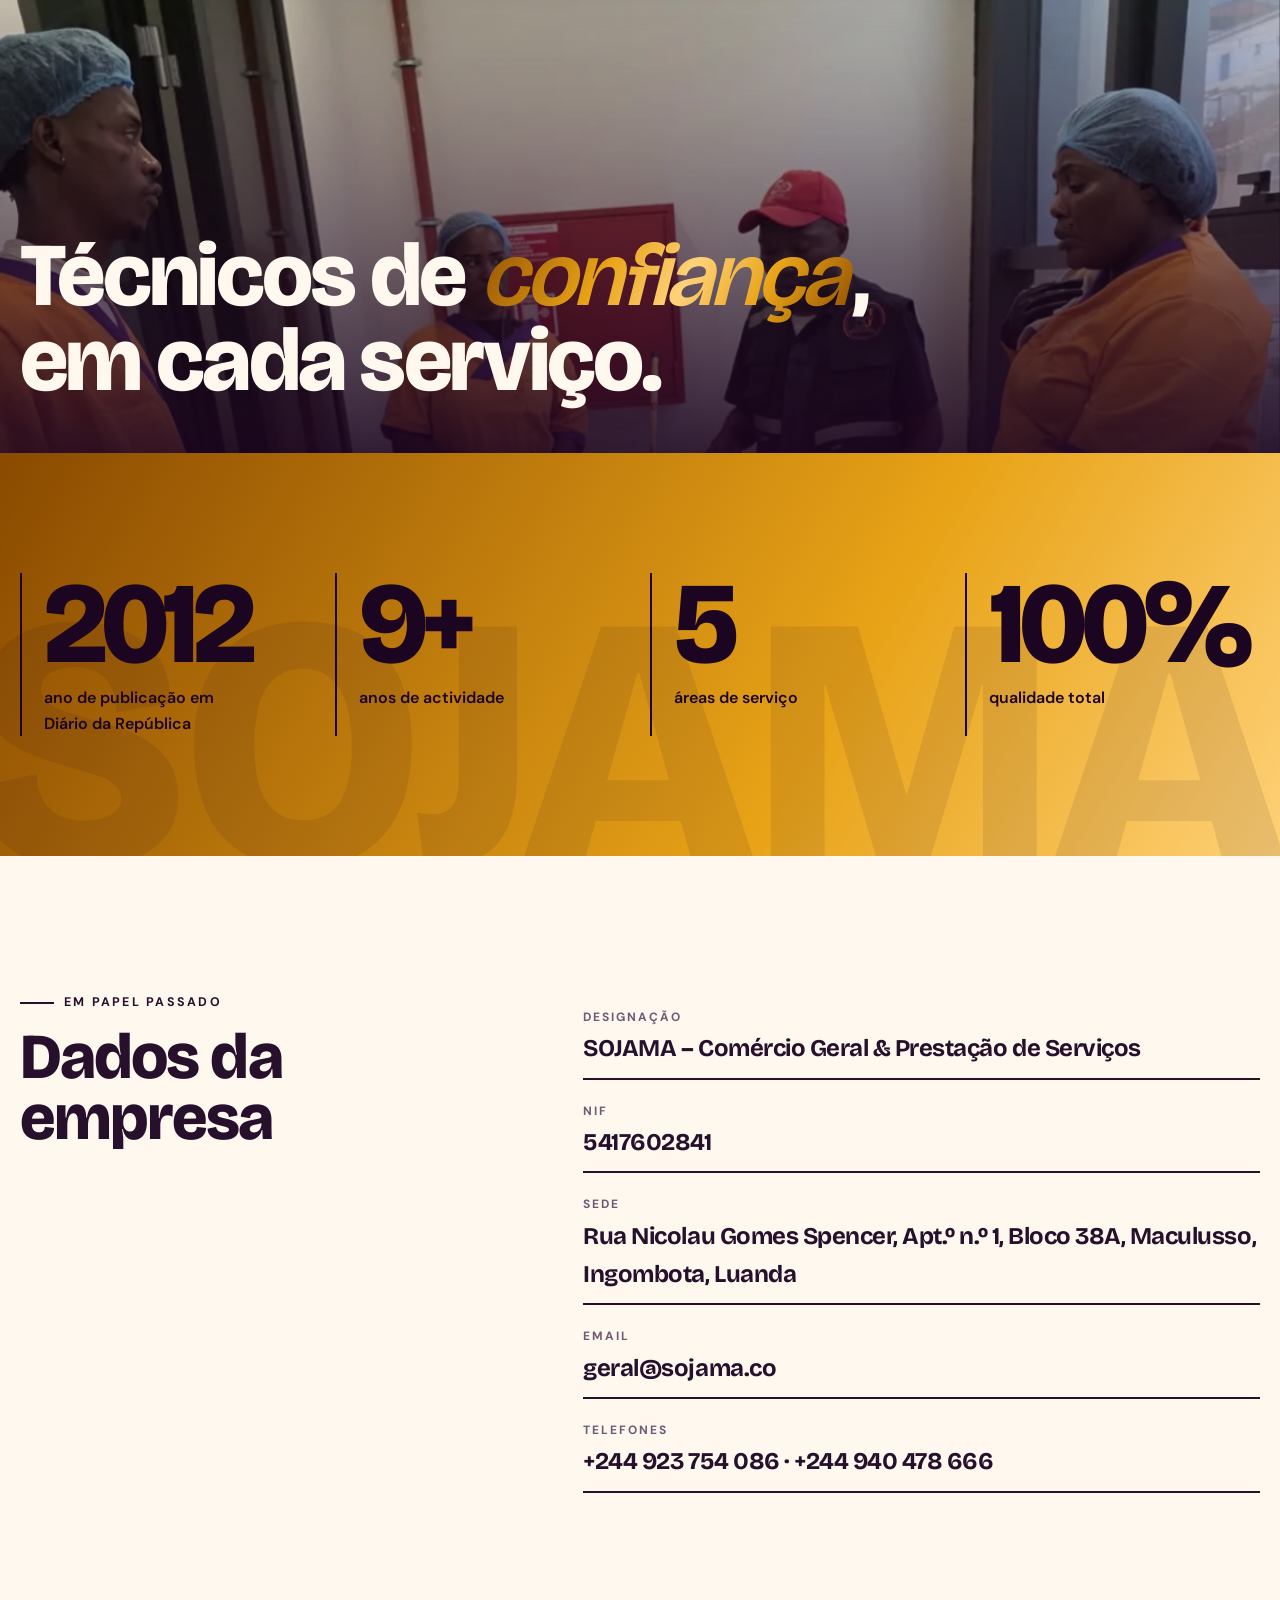
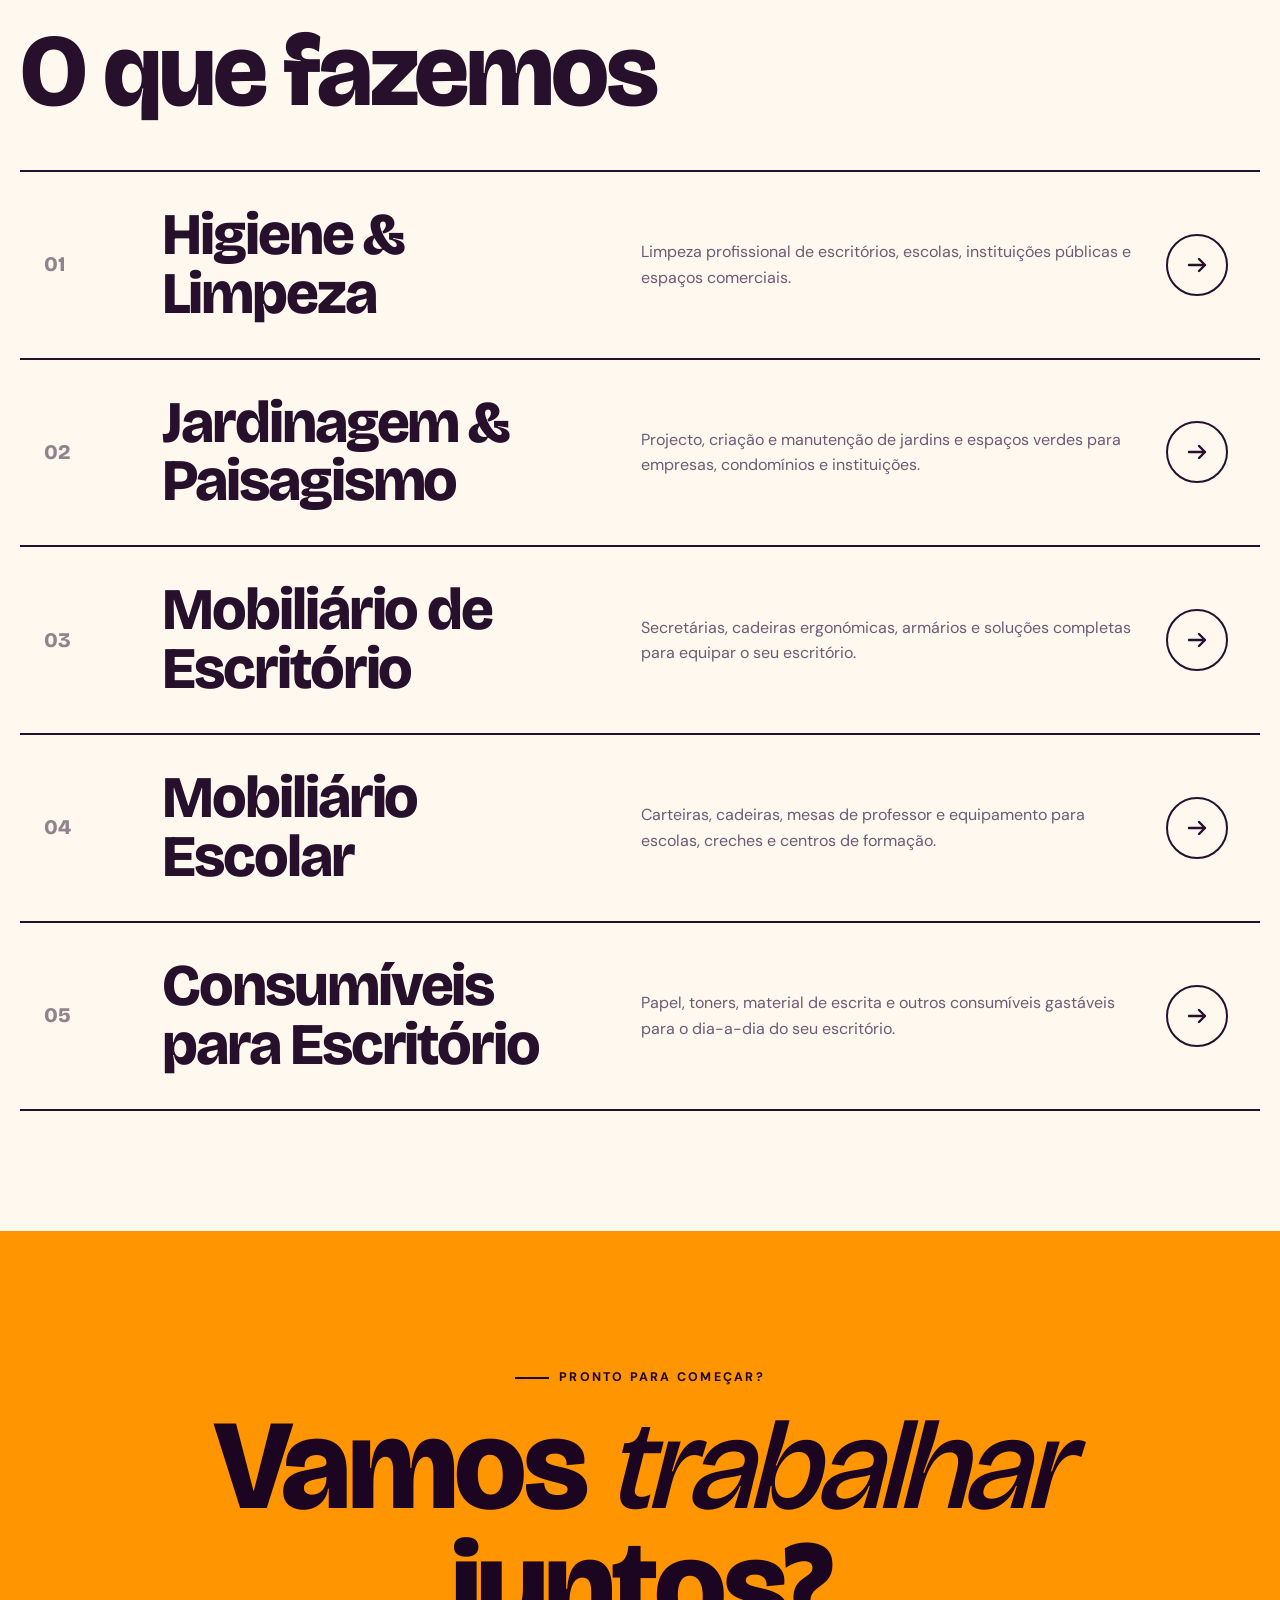
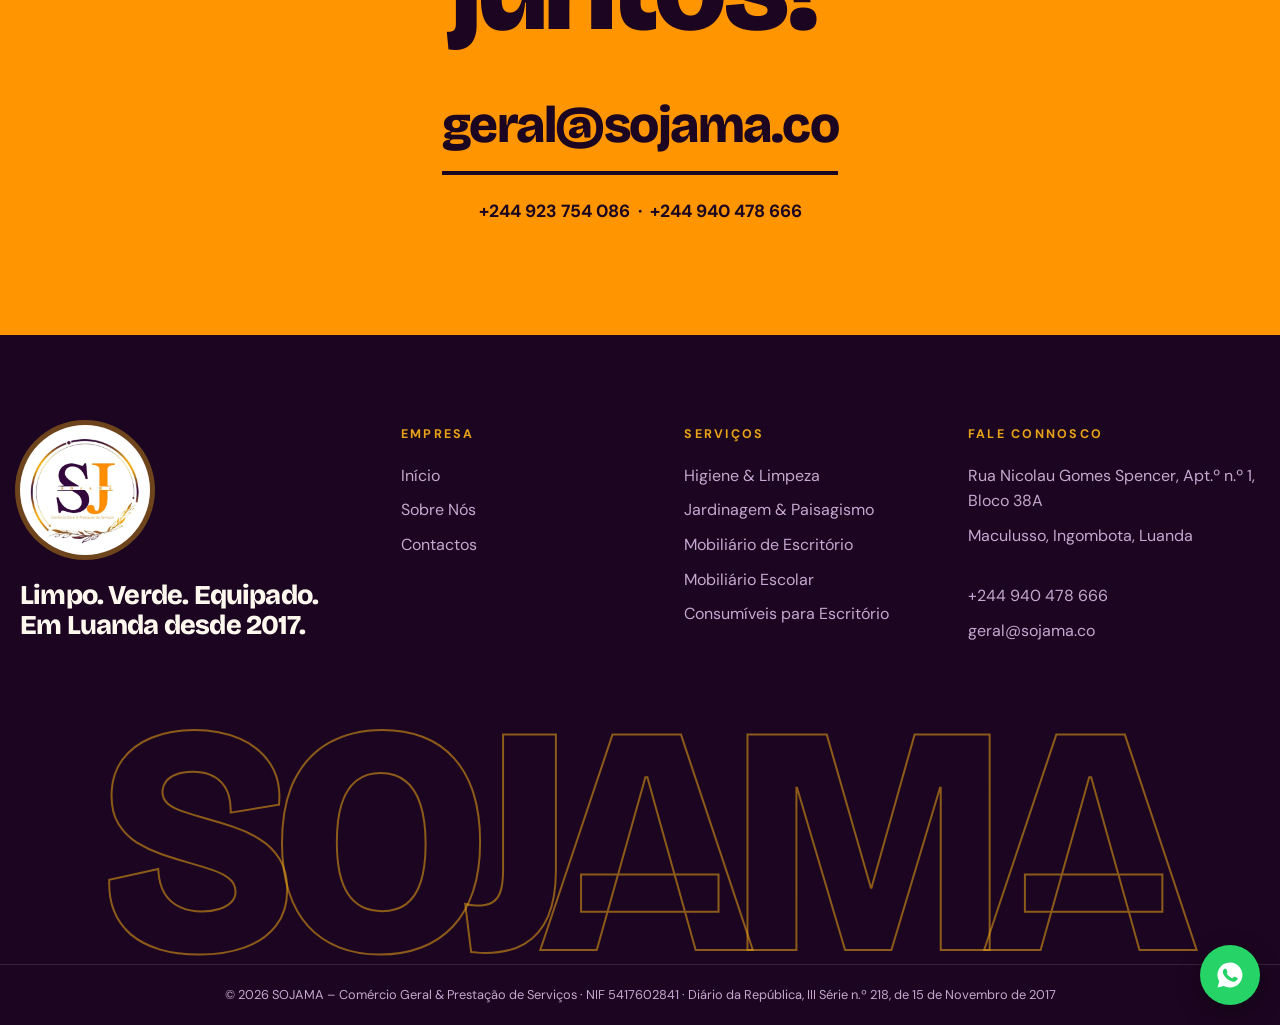
<file: sobre.html>
<!DOCTYPE html>
<html lang="pt-AO">
<head>
<meta charset="utf-8">
<meta name="viewport" content="width=device-width, initial-scale=1">
<title>Sobre Nós | SOJAMA</title>
<meta name="description" content="Conheça a SOJAMA – Comércio Geral & Prestação de Serviços, empresa angolana sediada em Luanda desde 2017.">
<link rel="preconnect" href="https://fonts.googleapis.com"><link rel="preconnect" href="https://fonts.gstatic.com" crossorigin>
<link href="https://fonts.googleapis.com/css2?family=Bricolage+Grotesque:opsz,wght@12..96,500;12..96,700;12..96,800&family=DM+Sans:wght@400;500;700&display=swap" rel="stylesheet">
<link rel="icon" href="imagem/logo.png">
<meta name="theme-color" content="#34083d">
<link rel="stylesheet" href="css/style.css">
<script>document.documentElement.classList.add('js')</script>
</head>
<body>
<div class="progress"></div>
<div class="topbar"><div class="container"><span>Maculusso, Ingombota, Luanda</span><span><a href="tel:+244940478666">+244 940 478 666</a> · <a href="mailto:geral@sojama.co">geral@sojama.co</a></span></div></div>
<header class="site"><div class="container">
<a class="logo" href="index.html" aria-label="SOJAMA – início"><img src="imagem/logo.png" alt="SOJAMA – Comércio Geral &amp; Prestação de Serviços" width="64" height="64"></a>
<button class="burger" aria-label="Menu"><span></span><span></span><span></span></button>
<nav id="menu"><ul>
<li><a class="nl" href="index.html">Início</a></li>
<li><a class="nl ativo" href="sobre.html">Sobre Nós</a></li>
<li class="drop"><a class="nl" href="index.html#servicos">Serviços</a><ul><li><a href="higiene-limpeza.html" style="--c:#c7a2ea"><svg viewBox="0 0 24 24" fill="none" stroke="currentColor" stroke-width="1.6" stroke-linecap="round" stroke-linejoin="round" ><path d="M12 2l2.2 6.3L21 10l-6.8 1.7L12 18l-2.2-6.3L3 10l6.8-1.7z"/><path d="M19 15l.8 2.2L22 18l-2.2.8L19 21l-.8-2.2L16 18l2.2-.8z"/></svg> Higiene & Limpeza</a></li><li><a href="jardinagem-paisagismo.html" style="--c:#f2b632"><svg viewBox="0 0 24 24" fill="none" stroke="currentColor" stroke-width="1.6" stroke-linecap="round" stroke-linejoin="round" ><path d="M20 4C10 4 4 9 4 16c0 2 .8 3.5 2 4 1-5 4-8 9-10-4 3-6 6-7 11 8 0 12-6 12-17z"/></svg> Jardinagem & Paisagismo</a></li><li><a href="mobiliario-escritorio.html" style="--c:#ff9500"><svg viewBox="0 0 24 24" fill="none" stroke="currentColor" stroke-width="1.6" stroke-linecap="round" stroke-linejoin="round" ><path d="M3 8h18v3H3z"/><path d="M5 11v9M19 11v9M9 11v4h6v-4"/></svg> Mobiliário de Escritório</a></li><li><a href="mobiliario-escolar.html" style="--c:#ff7f9e"><svg viewBox="0 0 24 24" fill="none" stroke="currentColor" stroke-width="1.6" stroke-linecap="round" stroke-linejoin="round" ><path d="M2 9l10-5 10 5-10 5z"/><path d="M6 11v5c3 3 9 3 12 0v-5"/></svg> Mobiliário Escolar</a></li><li><a href="consumiveis-escritorio.html" style="--c:#ffd2a1"><svg viewBox="0 0 24 24" fill="none" stroke="currentColor" stroke-width="1.6" stroke-linecap="round" stroke-linejoin="round" ><path d="M6 3h9l4 4v14H6z"/><path d="M15 3v4h4M9 12h7M9 16h7"/></svg> Consumíveis para Escritório</a></li></ul></li>
<li><a class="nl pill" href="contactos.html">Contactos</a></li>
</ul></nav>
</div></header>

<section class="ph" style="--c:var(--laranja)"><div class="ph-bg"><img src="img/jardim-canteiro-l.webp" srcset="img/jardim-canteiro-s.webp 640w, img/jardim-canteiro-l.webp 960w" sizes="100vw" width="960" height="640" alt="" data-vel=".18" fetchpriority="high" decoding="async"></div><div class="gnum" data-vel="-.08">17</div><div class="container">
<div class="crumbs"><a href="index.html">Início</a> / Sobre Nós</div>
<h1 class="disp rv">Somos a <span class="t-laranja">SOJAMA.</span></h1>
<p class="sub rv">Comércio Geral &amp; Prestação de Serviços, de Luanda para as instituições de Angola.</p></div></section>
<div class="faixa verde" aria-hidden="true"><div class="trilho"><span>Higiene & Limpeza<i>✦</i></span><span>Jardinagem & Paisagismo<i>✦</i></span><span>Mobiliário de Escritório<i>✦</i></span><span>Mobiliário Escolar<i>✦</i></span><span>Consumíveis para Escritório<i>✦</i></span><span>Higiene & Limpeza<i>✦</i></span><span>Jardinagem & Paisagismo<i>✦</i></span><span>Mobiliário de Escritório<i>✦</i></span><span>Mobiliário Escolar<i>✦</i></span><span>Consumíveis para Escritório<i>✦</i></span><span>Higiene & Limpeza<i>✦</i></span><span>Jardinagem & Paisagismo<i>✦</i></span><span>Mobiliário de Escritório<i>✦</i></span><span>Mobiliário Escolar<i>✦</i></span><span>Consumíveis para Escritório<i>✦</i></span><span>Higiene & Limpeza<i>✦</i></span><span>Jardinagem & Paisagismo<i>✦</i></span><span>Mobiliário de Escritório<i>✦</i></span><span>Mobiliário Escolar<i>✦</i></span><span>Consumíveis para Escritório<i>✦</i></span></div></div>
<section class="pad"><div class="container dois">
<div><span class="eyebrow rv">Quem somos</span><h2 class="disp rv" style="margin-top:14px">Uma empresa angolana de direito próprio.</h2></div>
<div class="txt rv"><p>A SOJAMA tem sede em Luanda, Município da Ingombota, bairro Maculusso, e foi publicada no Diário da República, III Série n.º 218, de 15 de Novembro de 2017.</p><p>O nosso compromisso com a inovação leva-nos a atender as necessidades dos clientes mais exigentes. Servimos instituições públicas e privadas, desenvolvendo soluções personalizadas e implementando melhorias nos serviços que fornecemos.</p><p>Procuramos profissionais actualizados e versáteis, capazes de apresentar soluções inovadoras e rápidas. O nosso quadro é composto por técnicos especializados, de comprovada idoneidade e experiência.</p></div>
</div></section>
<section class="banner-foto"><div class="fig rv-img"><img src="img/limpeza-equipa-l.webp" srcset="img/limpeza-equipa-s.webp 640w, img/limpeza-equipa-l.webp 1200w" sizes="100vw" width="1200" height="800" alt="Equipa de limpeza SOJAMA uniformizada" loading="lazy" decoding="async" data-par=".12"></div><div class="container"><p class="disp rv">Técnicos de <span class="t-ouro">confiança</span>, em cada serviço.</p></div></section>
<section class="numeros"><div class="container"><div class="num-grid">
<div class="num rv"><b><span class="conta" data-to="2017">0</span></b><span>ano de publicação em Diário da República</span></div>
<div class="num rv" style="--d:.1s"><b><span class="conta" data-to="9">0</span>+</b><span>anos de actividade</span></div>
<div class="num rv" style="--d:.2s"><b><span class="conta" data-to="5">0</span></b><span>áreas de serviço</span></div>
<div class="num rv" style="--d:.3s"><b><span class="conta" data-to="100">0</span>%</b><span>qualidade total</span></div>
</div></div></section>
<section class="pad"><div class="container dois">
<div><span class="eyebrow rv">Em papel passado</span><h2 class="disp rv" style="margin-top:14px">Dados da empresa</h2></div>
<dl class="dados rv"><dt>Designação</dt><dd>SOJAMA – Comércio Geral &amp; Prestação de Serviços</dd><dt>NIF</dt><dd>5417602841</dd><dt>Sede</dt><dd>Rua Nicolau Gomes Spencer, Apt.º n.º 1, Bloco 38A, Maculusso, Ingombota, Luanda</dd><dt>Email</dt><dd>geral@sojama.co</dd><dt>Telefones</dt><dd>+244 923 754 086 · +244 940 478 666</dd></dl>
</div></section>
<section class="servicos-lista" style="padding-bottom:120px"><div class="container"><div class="sl-topo"><h2 class="disp rv">O que fazemos</h2></div><a class="linha-s rv" style="--c:#c7a2ea;--d:0s" href="higiene-limpeza.html"><span class="n">01</span><h3>Higiene & Limpeza</h3><p>Limpeza profissional de escritórios, escolas, instituições públicas e espaços comerciais.</p><span class="seta"><svg viewBox="0 0 24 24" fill="none" stroke="currentColor" stroke-width="2.4" stroke-linecap="round" stroke-linejoin="round"><path d="M4 12h16M14 6l6 6-6 6"/></svg></span><span class="foto"><img src="img/limpeza-escritorio-l.webp" srcset="img/limpeza-escritorio-s.webp 640w, img/limpeza-escritorio-l.webp 960w" sizes="220px" width="960" height="640" alt="Funcionária da SOJAMA a limpar um escritório" loading="lazy" decoding="async"></span></a><a class="linha-s rv" style="--c:#f2b632;--d:0.06s" href="jardinagem-paisagismo.html"><span class="n">02</span><h3>Jardinagem & Paisagismo</h3><p>Projecto, criação e manutenção de jardins e espaços verdes para empresas, condomínios e instituições.</p><span class="seta"><svg viewBox="0 0 24 24" fill="none" stroke="currentColor" stroke-width="2.4" stroke-linecap="round" stroke-linejoin="round"><path d="M4 12h16M14 6l6 6-6 6"/></svg></span><span class="foto"><img src="img/jardim-paisagismo-l.webp" srcset="img/jardim-paisagismo-s.webp 640w, img/jardim-paisagismo-l.webp 1200w" sizes="220px" width="1200" height="800" alt="Jardim em construção com relva e pedra decorativa" loading="lazy" decoding="async"></span></a><a class="linha-s rv" style="--c:#ff9500;--d:0.12s" href="mobiliario-escritorio.html"><span class="n">03</span><h3>Mobiliário de Escritório</h3><p>Secretárias, cadeiras ergonómicas, armários e soluções completas para equipar o seu escritório.</p><span class="seta"><svg viewBox="0 0 24 24" fill="none" stroke="currentColor" stroke-width="2.4" stroke-linecap="round" stroke-linejoin="round"><path d="M4 12h16M14 6l6 6-6 6"/></svg></span><span class="foto"><img src="img/escritorio-mesa-madeira-l.webp" srcset="img/escritorio-mesa-madeira-s.webp 640w, img/escritorio-mesa-madeira-l.webp 1280w" sizes="220px" width="1280" height="960" alt="Secretária de escritório com gavetas" loading="lazy" decoding="async"></span></a><a class="linha-s rv" style="--c:#ff7f9e;--d:0.18s" href="mobiliario-escolar.html"><span class="n">04</span><h3>Mobiliário Escolar</h3><p>Carteiras, cadeiras, mesas de professor e equipamento para escolas, creches e centros de formação.</p><span class="seta"><svg viewBox="0 0 24 24" fill="none" stroke="currentColor" stroke-width="2.4" stroke-linecap="round" stroke-linejoin="round"><path d="M4 12h16M14 6l6 6-6 6"/></svg></span><span class="foto"><img src="img/escritorio-cadeira-director-l.webp" srcset="img/escritorio-cadeira-director-s.webp 640w, img/escritorio-cadeira-director-l.webp 721w" sizes="220px" width="721" height="775" alt="Cadeira de direcção em pele" loading="lazy" decoding="async"></span></a><a class="linha-s rv" style="--c:#ffd2a1;--d:0.24s" href="consumiveis-escritorio.html"><span class="n">05</span><h3>Consumíveis para Escritório</h3><p>Papel, toners, material de escrita e outros consumíveis gastáveis para o dia-a-dia do seu escritório.</p><span class="seta"><svg viewBox="0 0 24 24" fill="none" stroke="currentColor" stroke-width="2.4" stroke-linecap="round" stroke-linejoin="round"><path d="M4 12h16M14 6l6 6-6 6"/></svg></span><span class="foto"><img src="img/escritorio-cadeira-operativa-l.webp" srcset="img/escritorio-cadeira-operativa-s.webp 640w, img/escritorio-cadeira-operativa-l.webp 960w" sizes="220px" width="960" height="1280" alt="Cadeira operativa de escritório" loading="lazy" decoding="async"></span></a></div></section>
<section class="cta"><div class="container"><span class="eyebrow rv">Pronto para começar?</span><h2 class="disp rv">Vamos <span>trabalhar</span> juntos?</h2><a class="mail rv" href="mailto:geral@sojama.co">geral@sojama.co</a><p class="tels rv"><a href="tel:+244923754086">+244 923 754 086</a> &nbsp;·&nbsp; <a href="tel:+244940478666">+244 940 478 666</a></p></div></section>
<footer class="site"><div class="container">
<div class="fgrid">
<div><div class="flogo"><img src="imagem/logo.png" alt="SOJAMA" width="120" height="120"></div><p class="big">Limpo. Verde. Equipado. Em Luanda desde 2017.</p></div>
<div><h4>Empresa</h4><ul><li><a href="index.html">Início</a></li><li><a href="sobre.html">Sobre Nós</a></li><li><a href="contactos.html">Contactos</a></li></ul></div>
<div><h4>Serviços</h4><ul><li><a href="higiene-limpeza.html">Higiene & Limpeza</a></li><li><a href="jardinagem-paisagismo.html">Jardinagem & Paisagismo</a></li><li><a href="mobiliario-escritorio.html">Mobiliário de Escritório</a></li><li><a href="mobiliario-escolar.html">Mobiliário Escolar</a></li><li><a href="consumiveis-escritorio.html">Consumíveis para Escritório</a></li></ul></div>
<div><h4>Fale connosco</h4><ul><li>Rua Nicolau Gomes Spencer, Apt.º n.º 1, Bloco 38A</li><li>Maculusso, Ingombota, Luanda</li><li><br><a href="tel:+244940478666">+244 940 478 666</a></li><li><a href="mailto:geral@sojama.co">geral@sojama.co</a></li></ul></div>
</div></div>
<div class="wordmark" aria-hidden="true">SOJAMA</div>
<div class="legal">© 2026 SOJAMA – Comércio Geral &amp; Prestação de Serviços · NIF 5417602841 · Diário da República, III Série n.º 218, de 15 de Novembro de 2017</div>
</footer>
<a class="whats" href="https://wa.me/244923754086" aria-label="WhatsApp" target="_blank" rel="noopener"><svg viewBox="0 0 24 24" fill="currentColor"><path d="M12 2a10 10 0 00-8.6 15.1L2 22l5-1.3A10 10 0 1012 2zm5.2 14.1c-.2.6-1.3 1.2-1.8 1.2-.5.1-1 .2-3.3-.7-2.8-1.2-4.6-4-4.7-4.2-.1-.2-1.1-1.5-1.1-2.9s.7-2 1-2.3c.2-.3.5-.3.7-.3h.5c.2 0 .4 0 .6.5l.8 2c.1.2.1.3 0 .5l-.3.4c-.1.2-.3.3-.1.6.2.3.8 1.3 1.7 2.1 1.1 1 2.1 1.300 2.400 1.500.3.100.5.100.600-.1l.9-1c.2-.3.4-.2.600-.1l1.900.9c.3.1.5.2.5.3.1.100.1.600-.1 1.200z"/></svg></a>
<script src="js/main.js"></script>
</body>
</html>
</file>
<file: css/style.css>
:root{
  --noite:#1c0520; --roxo:#34083d; --laranja:#ff9500; --ouro:#e8a317; --laranja2:#ff7f9e; --creme:#fff8ee; --tinta:#26102c; --suave:#6e5a75;
  --c:var(--laranja);
  --disp:'Bricolage Grotesque','Segoe UI',system-ui,sans-serif;
  --corpo:'DM Sans','Segoe UI',system-ui,sans-serif;
  --ease:cubic-bezier(.2,.8,.2,1);
}
*{box-sizing:border-box;margin:0;padding:0}
html{scroll-behavior:smooth;overflow-x:clip}
body{font-family:var(--corpo);color:var(--tinta);background:var(--creme);line-height:1.6;overflow-x:clip;animation:entra .7s var(--ease) both}
body.sai{opacity:0;transform:translateY(-12px);transition:.25s}
@keyframes entra{from{opacity:0;transform:translateY(14px)}to{opacity:1;transform:none}}
a{color:inherit;text-decoration:none}
ul{list-style:none}
svg{display:block}
.container{width:min(1280px,100% - 40px);margin-inline:auto}
.disp{font-family:var(--disp);letter-spacing:-.03em;line-height:.95;font-weight:800}
.eyebrow{display:inline-flex;align-items:center;gap:10px;font-weight:700;font-size:.78rem;letter-spacing:.18em;text-transform:uppercase}
.eyebrow::before{content:"";width:34px;height:2px;background:currentColor}
.progress{position:fixed;top:0;left:0;height:4px;width:100%;background:var(--laranja2);transform:scaleX(0);transform-origin:0 50%;z-index:100}

/* Revelar ao rolar */
.js .rv{opacity:0;transform:translateY(46px);transition:opacity .9s var(--ease),transform .9s var(--ease);transition-delay:var(--d,0s)}
.js .rv.in{opacity:1;transform:none}
.js .rv-l{opacity:0;transform:translateX(-60px);transition:.9s var(--ease);transition-delay:var(--d,0s)}
.js .rv-l.in{opacity:1;transform:none}

/* Cabeçalho */
.topbar{background:var(--noite);color:#c4a8cf;font-size:.82rem}
.topbar .container{display:flex;justify-content:space-between;gap:12px;flex-wrap:wrap;padding:8px 0}
.topbar a:hover{color:var(--laranja)}
header.site{position:sticky;top:0;z-index:60;background:rgba(255,248,238,.88);backdrop-filter:blur(14px);transition:box-shadow .3s}
header.site.rolou{box-shadow:0 8px 30px rgba(28,5,32,.12)}
header.site .container{display:flex;align-items:center;justify-content:space-between;height:78px;transition:height .3s}
header.site.rolou .container{height:64px}
.logo{display:flex;align-items:center;gap:10px;font-family:var(--disp);font-weight:800;font-size:1.55rem;letter-spacing:-.03em}
.logo .mark{width:42px;height:42px;border-radius:50% 50% 50% 8px;background:var(--roxo);color:var(--laranja);display:grid;place-items:center;transition:transform .5s var(--ease)}
.logo:hover .mark{transform:rotate(-12deg) scale(1.1)}
.logo small{display:block;font-family:var(--corpo);font-size:.6rem;font-weight:600;letter-spacing:.14em;text-transform:uppercase;color:var(--suave);margin-top:-3px}
nav ul{display:flex;gap:6px;align-items:center}
nav a.nl{position:relative;display:block;padding:8px 14px;font-weight:600;font-size:.95rem}
nav a.nl::after{content:"";position:absolute;left:14px;right:14px;bottom:3px;height:2px;background:var(--roxo);transform:scaleX(0);transform-origin:0 50%;transition:transform .4s var(--ease)}
nav a.nl:hover::after,nav a.nl.ativo::after{transform:scaleX(1)}
nav li.drop{position:relative}
nav li.drop>ul{position:absolute;top:100%;left:0;min-width:300px;background:var(--noite);border-radius:18px;padding:10px;display:block;opacity:0;visibility:hidden;transform:translateY(12px);transition:.35s var(--ease)}
nav li.drop:hover>ul,nav li.drop:focus-within>ul{opacity:1;visibility:visible;transform:none}
nav li.drop>ul a{display:flex;align-items:center;gap:12px;padding:11px 14px;border-radius:12px;color:#ecdcf2;font-weight:500;transition:.25s}
nav li.drop>ul a:hover{background:var(--c);color:var(--noite);padding-left:20px}
nav li.drop>ul a svg{width:20px;height:20px}
.pill{background:var(--noite);color:var(--creme)!important;border-radius:99px;padding:10px 22px!important;transition:.3s}
.pill:hover{background:var(--roxo);transform:translateY(-2px)}
.pill::after{display:none!important}
.burger{display:none;background:none;border:0;cursor:pointer;width:44px;height:44px;position:relative}
.burger span{position:absolute;left:10px;right:10px;height:2px;background:var(--noite);transition:.3s}
.burger span:nth-child(1){top:15px}.burger span:nth-child(2){top:22px}.burger span:nth-child(3){top:29px}
.burger.x span:nth-child(1){top:22px;transform:rotate(45deg)}.burger.x span:nth-child(2){opacity:0}.burger.x span:nth-child(3){top:22px;transform:rotate(-45deg)}

/* Botões */
.btn{display:inline-flex;align-items:center;gap:10px;padding:16px 30px;border-radius:99px;font-weight:700;font-size:1rem;border:2px solid transparent;transition:background .3s,color .3s,box-shadow .3s;cursor:pointer;font-family:var(--corpo)}
.btn svg{width:18px;height:18px;transition:transform .35s var(--ease)}
.btn:hover svg{transform:translateX(5px)}
.btn-laranja{background:var(--laranja);color:var(--noite)}
.btn-laranja:hover{box-shadow:0 0 0 8px rgba(255,149,0,.25)}
.btn-linha{border-color:currentColor}
.btn-linha:hover{background:var(--creme);color:var(--noite)}
.btn-noite{background:var(--noite);color:var(--creme)}
.btn-noite:hover{box-shadow:0 0 0 8px rgba(28,5,32,.15)}

/* HERO */
.hero{position:relative;background:var(--noite);color:var(--creme);overflow:hidden;padding:80px 0 110px;isolation:isolate}
.hero::before{content:"";position:absolute;inset:0;z-index:-1;background:radial-gradient(circle at 80% 20%,rgba(98,22,112,.75),transparent 55%),radial-gradient(circle at 10% 90%,rgba(255,149,0,.25),transparent 45%)}
.hero .grao{position:absolute;inset:0;z-index:-1;opacity:.5;background-image:radial-gradient(rgba(255,149,0,.18) 1.5px,transparent 1.6px);background-size:28px 28px;mask-image:linear-gradient(to bottom,#000,transparent 85%)}
.blob{position:absolute;z-index:-1;border-radius:50%;filter:blur(2px);will-change:transform}
.b1{width:340px;height:340px;background:var(--laranja);right:-90px;top:60px;opacity:.95;border-radius:62% 38% 55% 45%/50% 55% 45% 50%;animation:morph 12s ease-in-out infinite}
.b2{width:170px;height:170px;background:var(--laranja2);right:26%;bottom:60px;animation:flutua 7s ease-in-out infinite}
.b3{width:90px;height:90px;border:10px solid var(--ouro);right:14%;top:42%;background:none;animation:flutua 9s ease-in-out infinite reverse}
@keyframes morph{50%{border-radius:40% 60% 38% 62%/60% 40% 60% 40%;transform:rotate(25deg) scale(1.06)}}
@keyframes flutua{50%{transform:translateY(-26px)}}
.hero h1{font-size:clamp(3.6rem,13.5vw,12rem);margin:22px 0 28px}
.hero h1 .ln{display:block;overflow:hidden;padding-bottom:.06em}
.hero h1 .ln>span{display:inline-block;transform:translateY(105%);animation:sobe 1.1s var(--ease) forwards}
.hero h1 .ln:nth-child(2)>span{animation-delay:.12s}
.hero h1 .ln:nth-child(3)>span{animation-delay:.24s}
@keyframes sobe{to{transform:none}}
.t-laranja{color:var(--laranja)}
.t-linha{color:transparent;-webkit-text-stroke:2px var(--creme)}
.t-ouro{color:var(--ouro);font-style:italic;font-weight:600}
.hero p.sub{max-width:520px;font-size:1.2rem;color:#d9c3e2;margin-bottom:34px}
.hero .acoes{display:flex;gap:14px;flex-wrap:wrap}
.selo{position:absolute;right:6%;bottom:70px;width:170px;height:170px;display:grid;place-items:center}
.selo svg{position:absolute;inset:0;width:100%;height:100%;animation:gira 18s linear infinite}
.selo text{fill:var(--creme);font-size:12.2px;letter-spacing:.2em;font-weight:700;text-transform:uppercase}
.selo .c{width:62px;height:62px;border-radius:50%;background:var(--ouro);color:var(--noite);display:grid;place-items:center;font-family:var(--disp);font-weight:800;font-size:1.2rem}
@keyframes gira{to{transform:rotate(360deg)}}

/* Faixa em movimento */
.faixa{background:var(--ouro);color:var(--noite);transform:rotate(-1.6deg);margin:-34px -20px 0;position:relative;z-index:5;overflow:hidden;padding:18px 0;box-shadow:0 14px 40px rgba(0,0,0,.18)}
.faixa.verde{background:var(--laranja)}
.faixa .trilho{display:flex;width:max-content;animation:corre 28s linear infinite}
.faixa:hover .trilho{animation-play-state:paused}
.faixa span{font-family:var(--disp);font-weight:800;font-size:clamp(1.6rem,3.4vw,2.6rem);letter-spacing:-.02em;white-space:nowrap;padding-right:34px;display:inline-flex;align-items:center;gap:34px;text-transform:uppercase}
.faixa span i{font-style:normal;color:var(--laranja2)}
@keyframes corre{to{transform:translateX(-50%)}}

section{position:relative}
.pad{padding:130px 0}

/* Manifesto */
.manifesto{padding:150px 0 120px}
.manifesto p{font-family:var(--disp);font-weight:700;font-size:clamp(2rem,5vw,4.4rem);line-height:1.08;letter-spacing:-.03em;max-width:1100px}
.manifesto em{font-style:normal;background:linear-gradient(transparent 62%,var(--laranja) 62%);padding:0 .08em}
.manifesto em.o{background:linear-gradient(transparent 62%,var(--ouro) 62%)}
.manifesto em.c{background:linear-gradient(transparent 62%,rgba(255,149,0,.6) 62%)}

/* Lista editorial de serviços */
.servicos-lista{background:var(--creme)}
.sl-topo{display:flex;justify-content:space-between;align-items:end;gap:30px;flex-wrap:wrap;margin-bottom:50px}
.sl-topo h2{font-size:clamp(2.8rem,8vw,7rem)}
.sl-topo p{max-width:340px;color:var(--suave)}
.linha-s{position:relative;display:grid;grid-template-columns:90px 1fr 1.1fr 70px;gap:28px;align-items:center;padding:34px 24px;border-top:2px solid var(--tinta);overflow:hidden;isolation:isolate;transition:color .4s}
.linha-s:last-child{border-bottom:2px solid var(--tinta)}
.linha-s::before{content:"";position:absolute;inset:0;background:var(--c);transform:translateY(101%);transition:transform .55s var(--ease);z-index:-1}
.linha-s:hover::before{transform:none}
.linha-s .n{font-family:var(--disp);font-weight:800;font-size:1.3rem;opacity:.5}
.linha-s h3{font-family:var(--disp);font-weight:800;font-size:clamp(1.9rem,4.6vw,4rem);letter-spacing:-.035em;line-height:1;transition:transform .5s var(--ease)}
.linha-s:hover h3{transform:translateX(18px)}
.linha-s p{color:var(--suave);transition:color .3s}
.linha-s:hover p{color:var(--noite)}
.linha-s .seta{width:62px;height:62px;border-radius:50%;border:2px solid currentColor;display:grid;place-items:center;transition:.45s var(--ease)}
.linha-s .seta svg{width:24px;height:24px}
.linha-s:hover .seta{background:var(--noite);color:var(--c);transform:rotate(-45deg) scale(1.1)}
.linha-s .ic{position:absolute;right:130px;top:50%;width:120px;height:120px;opacity:0;transform:translateY(-50%) scale(.6) rotate(-20deg);transition:.55s var(--ease);color:var(--noite);pointer-events:none}
.linha-s:hover .ic{opacity:.14;transform:translateY(-50%) scale(1) rotate(0)}

/* Números */
.numeros{background:var(--laranja);color:var(--noite);overflow:hidden;padding:120px 0}
.numeros::before{content:"SOJAMA";position:absolute;left:-2%;bottom:-8%;font-family:var(--disp);font-weight:800;font-size:28vw;line-height:.8;color:rgba(28,5,32,.07);white-space:nowrap;pointer-events:none}
.num-grid{display:grid;grid-template-columns:repeat(4,1fr);gap:20px;position:relative}
.num{border-left:2px solid var(--noite);padding-left:22px}
.num b{display:block;font-family:var(--disp);font-weight:800;font-size:clamp(4rem,9vw,8.4rem);line-height:.9;letter-spacing:-.05em}
.num>span{display:block;font-weight:600;margin-top:8px;max-width:180px}

/* Porquê */
.porque{background:var(--noite);color:var(--creme);overflow:hidden}
.porque .blob{opacity:.15}
.pq-topo{display:grid;grid-template-columns:1fr 1fr;gap:60px;align-items:end;margin-bottom:70px}
.pq-topo h2{font-size:clamp(2.8rem,7vw,6.4rem)}
.pq-topo p{color:#cdb4d6;font-size:1.15rem;max-width:460px}
.pq-item{display:grid;grid-template-columns:110px 1fr 1fr;gap:30px;align-items:baseline;padding:30px 0;border-top:1px solid rgba(255,248,238,.2);transition:padding .5s var(--ease)}
.pq-item:hover{padding-left:24px}
.pq-item:hover .pn{color:var(--laranja);-webkit-text-stroke:0}
.pq-item .pn{font-family:var(--disp);font-weight:800;font-size:3.2rem;color:transparent;-webkit-text-stroke:1.5px var(--laranja);transition:.4s}
.pq-item h3{font-family:var(--disp);font-size:clamp(1.5rem,3vw,2.5rem);letter-spacing:-.02em;line-height:1.05}
.pq-item p{color:#cdb4d6}

/* CTA gigante */
.cta{background:var(--laranja2);color:var(--noite);text-align:center;overflow:hidden;padding:130px 0 110px}
.cta h2{font-size:clamp(3rem,10vw,9rem);margin:18px 0 36px}
.cta h2 span{display:inline-block;font-style:italic;font-weight:500;transition:transform .5s var(--ease)}
.cta h2:hover span{transform:rotate(-4deg) scale(1.05)}
.cta .mail{display:inline-block;font-family:var(--disp);font-weight:800;font-size:clamp(1.4rem,4vw,3.4rem);letter-spacing:-.03em;border-bottom:4px solid var(--noite);padding-bottom:4px;transition:.3s}
.cta .mail:hover{color:var(--creme);border-color:var(--creme)}
.cta .tels{margin-top:22px;font-weight:700;font-size:1.1rem}

/* PÁGINAS INTERNAS - hero */
.ph{position:relative;background:var(--c);color:var(--noite);padding:70px 0 100px;overflow:hidden;isolation:isolate}
.ph.escuro{background:var(--noite);color:var(--creme)}
.ph .crumbs{font-size:.88rem;font-weight:600;margin-bottom:30px;opacity:.75}
.ph .crumbs a:hover{text-decoration:underline}
.ph h1{font-size:clamp(3rem,10.5vw,10rem);max-width:1100px;margin-bottom:26px}
.ph p.sub{font-size:1.25rem;max-width:560px}
.ph .gnum{position:absolute;right:-1%;top:-4%;font-family:var(--disp);font-weight:800;font-size:clamp(14rem,34vw,34rem);line-height:.8;color:transparent;-webkit-text-stroke:3px rgba(28,5,32,.22);z-index:-1;pointer-events:none}
.ph.escuro .gnum{-webkit-text-stroke-color:rgba(255,149,0,.25)}
.ph .gic{position:absolute;right:9%;bottom:40px;width:min(24vw,260px);height:auto;aspect-ratio:1;color:var(--noite);opacity:.9;animation:flutua 6s ease-in-out infinite}
.ph .acoes{margin-top:34px}

.dois{display:grid;grid-template-columns:5fr 7fr;gap:80px;align-items:start}
.dois h2{font-size:clamp(2.4rem,5vw,4.6rem)}
.dois .txt{font-size:1.35rem;line-height:1.55;color:#3d2745}
.dois .txt p+p{margin-top:1.1em}
.dados dt{font-weight:700;font-size:.75rem;letter-spacing:.16em;text-transform:uppercase;color:var(--suave);margin-top:22px}
.dados dd{font-family:var(--disp);font-weight:700;font-size:1.5rem;letter-spacing:-.02em;border-bottom:2px solid var(--tinta);padding-bottom:10px;margin-top:2px}

/* lista de itens do serviço */
.itens{margin-top:10px}
.item{display:grid;grid-template-columns:70px 1fr 40px;gap:20px;align-items:center;padding:22px 0;border-bottom:2px solid var(--tinta);font-family:var(--disp);font-weight:700;font-size:clamp(1.25rem,2.4vw,1.9rem);letter-spacing:-.02em;transition:padding .45s var(--ease),background .3s}
.item:first-child{border-top:2px solid var(--tinta)}
.item i{font-style:normal;font-size:1rem;opacity:.45}
.item:hover{padding-left:22px;background:linear-gradient(90deg,var(--c),transparent)}
.item svg{width:26px;height:26px;opacity:0;transform:translateX(-14px);transition:.4s var(--ease)}
.item:hover svg{opacity:1;transform:none}

/* navegação seguinte */
.proximo{display:block;background:var(--c);color:var(--noite);padding:90px 0;overflow:hidden;position:relative}
.proximo small{font-weight:700;letter-spacing:.16em;text-transform:uppercase}
.proximo h2{font-size:clamp(3rem,9vw,8rem);display:flex;align-items:center;gap:30px;transition:gap .5s var(--ease);margin-top:12px}
.proximo:hover h2{gap:60px}
.proximo h2 svg{width:.9em;height:.9em;flex:none}

/* Contactos */
.contacto-grid{display:grid;grid-template-columns:1.1fr .9fr;gap:90px}
.contacto-grid h2{font-size:clamp(2.6rem,6vw,5.4rem);margin-bottom:34px}
form{display:grid;gap:26px}
.campo{position:relative}
.campo input,.campo textarea,.campo select{width:100%;background:none;border:0;border-bottom:2px solid var(--tinta);padding:22px 0 10px;font:inherit;font-size:1.15rem;color:inherit;border-radius:0;outline:none}
.campo textarea{min-height:120px;resize:vertical}
.campo label{position:absolute;left:0;top:22px;color:var(--suave);transition:.3s var(--ease);pointer-events:none}
.campo input:focus+label,.campo input:not(:placeholder-shown)+label,.campo textarea:focus+label,.campo textarea:not(:placeholder-shown)+label,.campo select+label{top:0;font-size:.75rem;font-weight:700;letter-spacing:.12em;text-transform:uppercase;color:var(--roxo)}
.campo::after{content:"";position:absolute;left:0;bottom:0;height:4px;width:100%;background:var(--laranja2);transform:scaleX(0);transform-origin:0 50%;transition:transform .5s var(--ease)}
.campo:focus-within::after{transform:scaleX(1)}
.contacto-info .bloco{padding:26px 0;border-top:2px solid var(--tinta)}
.contacto-info .bloco:last-child{border-bottom:2px solid var(--tinta)}
.contacto-info small{display:block;font-weight:700;font-size:.75rem;letter-spacing:.16em;text-transform:uppercase;color:var(--suave);margin-bottom:6px}
.contacto-info .v{font-family:var(--disp);font-weight:700;font-size:clamp(1.3rem,2.4vw,2rem);letter-spacing:-.02em;line-height:1.2}
.contacto-info a.v:hover{color:var(--roxo)}

/* Rodapé */
footer.site{background:var(--noite);color:#c4a8cf;padding:90px 0 0;overflow:hidden}
.fgrid{display:grid;grid-template-columns:1.4fr 1fr 1fr 1.2fr;gap:40px;padding-bottom:60px}
footer.site h4{color:var(--laranja);font-size:.78rem;letter-spacing:.18em;text-transform:uppercase;margin-bottom:18px}
footer.site li{margin-bottom:9px}
footer.site a{transition:.25s}
footer.site a:hover{color:var(--creme);padding-left:6px}
footer.site .big{font-family:var(--disp);font-weight:800;color:var(--creme);font-size:1.7rem;letter-spacing:-.03em;line-height:1.1;max-width:340px}
.wordmark{font-family:var(--disp);font-weight:800;font-size:25.5vw;line-height:.74;letter-spacing:-.06em;color:transparent;-webkit-text-stroke:2px rgba(255,149,0,.5);text-align:center;margin-top:10px;transition:color .6s;user-select:none;white-space:nowrap}
.wordmark:hover{color:var(--laranja)}
.legal{border-top:1px solid rgba(255,255,255,.12);padding:20px 0;font-size:.8rem;text-align:center;position:relative;z-index:1;background:var(--noite)}
.whats{position:fixed;right:20px;bottom:20px;width:60px;height:60px;border-radius:50%;background:#25d366;color:#fff;display:grid;place-items:center;z-index:70;box-shadow:0 8px 24px rgba(0,0,0,.3);animation:pulsa 2.6s infinite}
.whats svg{width:30px;height:30px}
@keyframes pulsa{0%{box-shadow:0 0 0 0 rgba(37,211,102,.6)}70%,100%{box-shadow:0 0 0 22px rgba(37,211,102,0)}}

@media(max-width:960px){
  .burger{display:block}
  nav{position:fixed;inset:78px 0 0 0;background:var(--noite);padding:30px 24px;transform:translateX(100%);transition:transform .5s var(--ease);overflow:auto}
  nav.aberto{transform:none}
  nav ul{flex-direction:column;align-items:stretch;gap:0}
  nav a.nl{color:var(--creme);font-family:var(--disp);font-size:2rem;font-weight:800;padding:10px 0}
  nav a.nl::after{display:none}
  nav li.drop>ul{position:static;opacity:1;visibility:visible;transform:none;background:none;padding:0 0 10px}
  .pill{display:inline-block;margin-top:14px;background:var(--laranja);color:var(--noite)!important}
  .linha-s{grid-template-columns:50px 1fr 54px;padding:26px 8px}
  .linha-s p{display:none}
  .linha-s .ic{display:none}
  .num-grid{grid-template-columns:1fr 1fr;gap:40px 20px}
  .pq-topo,.dois,.contacto-grid{grid-template-columns:1fr;gap:36px}
  .pq-item{grid-template-columns:70px 1fr}
  .pq-item p{grid-column:2}
  .fgrid{grid-template-columns:1fr 1fr}
  .selo{display:none}
  .ph .gic{display:none}
  .pad{padding:90px 0}
}
@media(max-width:560px){.fgrid{grid-template-columns:1fr}.hero{padding-top:50px}.t-linha{-webkit-text-stroke-width:1.5px}}
@media(prefers-reduced-motion:reduce){
  *,*::before,*::after{animation-duration:.01ms!important;animation-iteration-count:1!important;transition-duration:.01ms!important}
  .js .rv,.js .rv-l{opacity:1;transform:none}
}
@media(max-width:560px){.b1{width:200px;height:200px;right:-80px;top:20px;opacity:.55}.b2{width:90px;height:90px;right:8%;bottom:40px}.b3{display:none}.hero .acoes .btn{padding:14px 22px}}

/* ===== Logótipo e cores da marca ===== */
:root{--ouro-claro:#ffd27a;--grad-ouro:linear-gradient(120deg,#8a4a00 0%,#e8a317 35%,#ffd27a 55%,#e8a317 75%,#8a4a00 100%)}
.logo img{height:64px;width:auto;transition:transform .6s var(--ease)}
header.site.rolou .logo img{height:52px}
.logo:hover img{transform:rotate(-6deg) scale(1.06)}
header.site .container{height:84px}
header.site.rolou .container{height:68px}
.progress{background:var(--grad-ouro)}
.cta{background:var(--laranja)}
.hero{background:var(--noite)}
.hero::before{background:radial-gradient(circle at 78% 30%,rgba(98,22,112,.8),transparent 55%),radial-gradient(circle at 8% 95%,rgba(255,149,0,.28),transparent 45%)}
.b1{background:var(--grad-ouro);opacity:.9}
.b2{background:var(--roxo);border:3px solid var(--ouro);width:200px;height:200px;right:34%}
.arco{position:absolute;z-index:-1;width:520px;right:2%;top:12%;opacity:.8;animation:gira 40s linear infinite}
.t-ouro{background:var(--grad-ouro);-webkit-background-clip:text;background-clip:text;color:transparent;padding-right:.08em}
.t-linha{-webkit-text-stroke-color:var(--ouro-claro)}
.selo{width:330px;height:330px;right:5%;bottom:auto;top:50%;margin-top:-120px}
.selo text{font-size:9.4px;fill:var(--ouro-claro)}
.selo .c{width:230px;height:230px;background:#fff;box-shadow:0 20px 60px rgba(0,0,0,.4),0 0 0 6px rgba(232,163,23,.35);overflow:hidden;animation:flutua 6s ease-in-out infinite}
.selo .c img{width:88%;height:auto}
.numeros{background:var(--grad-ouro);background-size:200% 100%;animation:brilho 12s ease-in-out infinite alternate}
@keyframes brilho{to{background-position:100% 0}}
.numeros::before{color:rgba(28,5,32,.09)}
.num{border-color:var(--noite)}
.manifesto em{background:linear-gradient(transparent 62%,rgba(255,149,0,.55) 62%)}
.manifesto em.o{background:linear-gradient(transparent 62%,rgba(232,163,23,.6) 62%)}
.manifesto em.c{background:linear-gradient(transparent 62%,rgba(199,162,234,.7) 62%)}
.faixa{background:var(--grad-ouro)}
.faixa.verde{background:var(--laranja)}
.faixa span i{color:var(--roxo)}
.pq-item .pn{-webkit-text-stroke-color:var(--ouro)}
.pq-item:hover .pn{color:var(--ouro)}
.cta h2 span{font-family:var(--disp)}
.campo::after{background:var(--grad-ouro)}
.eyebrow.t-laranja{color:var(--ouro-claro)}
.flogo{width:130px;height:130px;border-radius:50%;background:#fff;display:grid;place-items:center;margin-bottom:26px;box-shadow:0 0 0 5px rgba(232,163,23,.4);transition:transform .6s var(--ease)}
.flogo:hover{transform:rotate(-8deg) scale(1.05)}
.flogo img{width:84%;height:auto}
.wordmark{-webkit-text-stroke-color:rgba(232,163,23,.55)}
.wordmark:hover{color:var(--ouro)}
footer.site h4{color:var(--ouro)}
.pill:hover{background:var(--roxo)}
nav li.drop>ul{background:var(--noite);border:1px solid rgba(232,163,23,.35)}
@media(max-width:960px){.selo{display:none}.arco{display:none}nav{inset:84px 0 0 0}}
@media(max-width:560px){.logo img{height:54px}}
.logo img{height:80px}
header.site .container{height:92px}
header.site.rolou .logo img{height:62px}
header.site.rolou .container{height:72px}
@media(max-width:960px){nav{inset:92px 0 0 0}}
@media(max-width:560px){.logo img{height:64px}}

/* ===== Imagens ===== */
:root{--r:26px}
img{max-width:100%;height:auto}
.fig{position:relative;display:block;overflow:hidden;border-radius:var(--r);background:#2a0a30}
.fig img{width:100%;height:100%;object-fit:cover;transition:transform 1.4s var(--ease)}
.js .fig.rv-img{clip-path:inset(0 0 100% 0 round var(--r));transition:clip-path 1.3s var(--ease);transition-delay:var(--d,0s)}
.js .fig.rv-img.in{clip-path:inset(0 0 0 0 round var(--r))}
a.fig:hover img{transform:scale(1.06)}
.tag{position:absolute;left:16px;bottom:16px;background:rgba(255,248,238,.95);color:var(--noite);font-weight:700;font-size:.85rem;padding:9px 16px;border-radius:99px;transition:.35s var(--ease)}
a.fig:hover .tag{background:var(--laranja)}

/* Hero: colagem de fotografias */
.hero-fotos{position:absolute;z-index:1;right:3.5%;top:60px;width:min(32vw,500px);height:min(44vw,680px)}
.hf{position:absolute;overflow:hidden;box-shadow:0 30px 70px rgba(0,0,0,.45);opacity:0;animation:foto-in 1.2s var(--ease) .5s forwards}
.hf img{width:100%;height:100%;object-fit:cover}
.hf1{right:0;top:0;width:66%;height:74%;border-radius:999px 999px 26px 26px}
.hf2{left:0;bottom:2%;width:48%;aspect-ratio:1;border-radius:50%;border:6px solid var(--ouro);animation-delay:.75s}
.hf2 img{object-position:50% 45%}
.hf3{right:4%;bottom:0;width:30%;aspect-ratio:1;border-radius:22px;border:5px solid var(--creme);animation-delay:1s}
@keyframes foto-in{from{opacity:0;transform:translateY(50px) scale(.92)}to{opacity:1;transform:none}}
.selo{left:auto;right:calc(3.5% + min(32vw,500px) - 118px);top:auto;bottom:70px;margin:0;width:190px;height:190px;z-index:2}
.selo .c{width:130px;height:130px;box-shadow:0 14px 40px rgba(0,0,0,.4),0 0 0 4px rgba(232,163,23,.4)}
.selo text{font-size:8.6px}
.arco{right:1%;top:8%;width:min(46vw,680px);z-index:0;opacity:.55}
.b1{right:-60px;top:30px;z-index:0}

/* Linhas de serviços: foto ao passar o rato */
.linha-s .foto{position:absolute;right:140px;top:50%;width:230px;height:140px;border-radius:16px;overflow:hidden;opacity:0;transform:translateY(-50%) rotate(-8deg) scale(.6);transition:.6s var(--ease);pointer-events:none;box-shadow:0 14px 34px rgba(28,5,32,.35)}
.linha-s .foto img{width:100%;height:100%;object-fit:cover}
.linha-s:hover .foto{opacity:1;transform:translateY(-50%) rotate(3deg) scale(1)}
.linha-s:hover p{opacity:0}
.linha-s p{transition:opacity .3s,color .3s}

/* Mosaico da página inicial */
.mosaico{padding:20px 0 120px}
.mos{display:grid;grid-template-columns:repeat(12,1fr);grid-auto-rows:minmax(80px,auto);gap:22px}
.m1{grid-column:1/8;grid-row:1/6;height:clamp(320px,38vw,560px)}
.m2{grid-column:8/13;grid-row:2/7;height:clamp(360px,44vw,640px)}
.m3{grid-column:2/6;grid-row:6/9;height:clamp(260px,30vw,420px);margin-top:-60px;border:8px solid var(--creme);border-radius:calc(var(--r) + 6px)}
.m4{grid-column:6/12;grid-row:7/9;align-self:center;padding-left:30px}
.m4 p{font-size:clamp(1.8rem,3.6vw,3.2rem);margin-top:14px;line-height:1.02}
.m4 .eyebrow{color:var(--roxo)}
.mos .fig img{height:calc(100% + 40px);will-change:transform}

/* Hero das páginas internas com foto */
.ph-foto{position:absolute;z-index:1;right:6%;top:50px;width:min(25vw,340px);aspect-ratio:4/5.2;border-radius:999px 999px 26px 26px;overflow:hidden;box-shadow:0 30px 60px rgba(28,5,32,.35);border:6px solid rgba(255,248,238,.9);animation:foto-in 1.2s var(--ease) .3s both}
.ph-foto img{width:100%;height:100%;object-fit:cover}
.ph-ico{position:absolute;left:50%;bottom:16px;transform:translateX(-50%);width:62px;height:62px;border-radius:50%;background:var(--noite);color:var(--c,var(--laranja));display:grid;place-items:center}
.ph-ico svg{width:30px;height:30px}
.ph.tem-foto h1{max-width:min(1100px,62%);font-size:clamp(2.8rem,8vw,8rem)}
.ph.tem-foto .sub{max-width:min(560px,55%)}

/* Galeria nas páginas de serviço */
.galeria{padding:0 0 130px}
.gal{display:grid;grid-template-columns:7fr 5fr;gap:24px;align-items:end}
.gal .ga{height:clamp(300px,40vw,560px)}
.gal .gb{height:clamp(240px,31vw,440px)}
.gal .fig img{height:calc(100% + 40px)}

/* Banner de foto (Sobre) */
.banner-foto{position:relative;height:clamp(420px,50vw,680px);overflow:hidden;display:grid;align-items:end;color:var(--creme)}
.banner-foto .fig{position:absolute;inset:0;border-radius:0}
.js .banner-foto .fig.rv-img{clip-path:inset(0 0 100% 0)}
.js .banner-foto .fig.rv-img.in{clip-path:inset(0)}
.banner-foto .fig img{height:calc(100% + 80px)}
.banner-foto::after{content:"";position:absolute;inset:0;background:linear-gradient(to top,rgba(28,5,32,.88),rgba(28,5,32,.1) 70%)}
.banner-foto .container{position:relative;z-index:2;padding-bottom:50px}
.banner-foto p{font-size:clamp(2.4rem,7vw,6.4rem);max-width:900px}

@media(max-width:960px){
  .hero-fotos,.ph-foto{display:none}
  .ph.tem-foto h1{max-width:100%}.ph.tem-foto .sub{max-width:100%}
  .mos{display:flex;flex-direction:column}
  .m3{margin-top:0;border:0}.m4{padding:10px 0}
  .gal{grid-template-columns:1fr}
}
.hf img{position:absolute;inset:0}
/* revelar: o recorte vai na imagem (o contentor continua visível para o observador) */
.js .fig.rv-img,.js .fig.rv-img.in,.js .banner-foto .fig.rv-img,.js .banner-foto .fig.rv-img.in{clip-path:none;transition:none}
.js .fig.rv-img img{clip-path:inset(0 0 100% 0);transition:clip-path 1.3s var(--ease),transform 1.4s var(--ease);transition-delay:var(--d,0s),0s}
.js .fig.rv-img.in img{clip-path:inset(0 0 0 0)}
.js .fig.rv-img .tag{opacity:0;transform:translateY(12px);transition:opacity .6s .9s,transform .6s .9s,background .35s}
.js .fig.rv-img.in .tag{opacity:1;transform:none}
/* parallax das fotos: imagem maior que a moldura, centrada */
.fig img[data-par]{position:absolute;left:0;top:-40px;width:100%;height:calc(100% + 80px)}
.banner-foto .fig img[data-par]{top:-80px;height:calc(100% + 160px)}
a.fig:hover img{transform:none;scale:1.06}
.fig img{transition:scale 1.4s var(--ease)}
.js .fig.rv-img img{transition:clip-path 1.3s var(--ease),scale 1.4s var(--ease)}

/* ===== Hero da página inicial: slideshow ===== */
.sr{position:absolute;width:1px;height:1px;overflow:hidden;clip:rect(0 0 0 0);white-space:nowrap}
.hero.slider{padding:0;min-height:clamp(600px,90vh,860px);display:block;background:var(--noite)}
.hero.slider::before{display:none}
.slides{position:absolute;inset:0}
.slide{position:absolute;inset:0;opacity:0;visibility:hidden;transition:opacity 1.2s ease,visibility 0s 1.2s;display:flex;align-items:center}
.slide.on{opacity:1;visibility:visible;transition:opacity 1.2s ease}
.sl-img{position:absolute;inset:0;z-index:0}
.sl-img img{position:absolute;inset:0;width:100%;height:100%;object-fit:cover;transform:scale(1.14)}
.slide.on .sl-img img{animation:kb 9s ease-out forwards}
@keyframes kb{from{transform:scale(1.14)}to{transform:scale(1)}}
.sl-img::after{content:"";position:absolute;inset:0;background:linear-gradient(90deg,rgba(28,5,32,.93) 0%,rgba(28,5,32,.72) 42%,rgba(28,5,32,.2) 100%),linear-gradient(0deg,rgba(28,5,32,.8),transparent 38%)}
.sl-txt{position:relative;z-index:2;padding:70px 0 120px}
.sl-h{font-size:clamp(4.2rem,15vw,13.5rem);margin:18px 0 22px;color:var(--creme)}
.sl-h .ln{display:block;overflow:hidden;padding-bottom:.07em}
.sl-h .ln>span{display:inline-block;transform:translateY(108%);transition:transform 1.1s var(--ease)}
.slide.on .sl-h .ln>span{transform:none;transition-delay:.35s}
.slide .eyebrow,.slide .sub,.slide .acoes{opacity:0;transform:translateY(24px);transition:opacity .8s var(--ease),transform .8s var(--ease)}
.slide.on .eyebrow{opacity:1;transform:none;transition-delay:.2s}
.slide.on .sub{opacity:1;transform:none;transition-delay:.7s}
.slide.on .acoes{opacity:1;transform:none;transition-delay:.9s}
.t-ouro2{color:var(--ouro-claro)}
.t-creme{color:var(--creme)}
.hero.slider .sub{max-width:520px;font-size:1.2rem;color:#e6d6ee;margin-bottom:32px}
.hero.slider .acoes{display:flex;gap:14px;flex-wrap:wrap}
.hero.slider .btn-linha{color:var(--creme)}

.sl-ctrl{position:absolute;left:50%;transform:translateX(-50%);bottom:64px;z-index:5;display:flex;align-items:center;gap:26px;color:var(--creme)}
.sl-count{font-family:var(--disp);font-weight:800;font-size:1.1rem;letter-spacing:.04em;min-width:78px}
.sl-dots{display:flex;gap:10px;flex:1}
.sl-dots button{flex:0 1 90px;height:30px;background:none;border:0;cursor:pointer;display:grid;align-items:center}
.sl-dots i{display:block;height:3px;background:rgba(255,248,238,.3);position:relative;overflow:hidden;border-radius:3px}
.sl-dots i::after{content:"";position:absolute;inset:0;background:var(--grad-ouro);transform:scaleX(0);transform-origin:0 50%}
.sl-dots button.on i::after{transform:scaleX(1)}
.slider.corre .sl-dots button.on i::after{animation:barra 6.5s linear both}
@keyframes barra{from{transform:scaleX(0)}to{transform:scaleX(1)}}
.sl-btns{display:flex;gap:10px}
.sl-btns button{width:54px;height:54px;border-radius:50%;border:2px solid rgba(255,248,238,.6);background:rgba(28,5,32,.25);color:var(--creme);cursor:pointer;display:grid;place-items:center;transition:.35s var(--ease)}
.sl-btns button:hover{background:var(--laranja);border-color:var(--laranja);color:var(--noite)}
.sl-btns svg{width:22px;height:22px}
.sl-prev svg{transform:rotate(180deg)}
.hero.slider .selo{z-index:4;right:5%;bottom:130px;top:auto;left:auto;margin:0;width:170px;height:170px}
.hero.slider .selo .c{width:118px;height:118px}
.hero.slider .selo text{font-size:8.2px}

/* ===== Hero das páginas internas: foto de fundo ===== */
.ph,.ph.escuro{background:var(--noite);color:var(--creme);padding:110px 0 160px}
.ph-bg{position:absolute;inset:0;z-index:-2;overflow:hidden}
.ph-bg img{position:absolute;left:0;top:0;width:100%;height:calc(100% + 180px);object-fit:cover}
.ph::before{content:"";position:absolute;inset:0;z-index:-1;background:linear-gradient(90deg,rgba(28,5,32,.94) 0%,rgba(28,5,32,.78) 45%,rgba(28,5,32,.35) 100%),linear-gradient(0deg,rgba(28,5,32,.7),transparent 45%)}
.ph::after{content:"";position:absolute;left:0;bottom:0;width:100%;height:8px;background:var(--c);z-index:1}
.ph .crumbs{color:#e6d6ee;opacity:1}
.ph h1{color:var(--creme)}
.ph h1 .t-laranja{color:var(--c)}
.ph p.sub{color:#e6d6ee}
.ph .gnum,.ph.escuro .gnum{-webkit-text-stroke:3px color-mix(in srgb,var(--c) 55%,transparent);z-index:0}
.ph-ico{display:grid;place-items:center;width:64px;height:64px;border-radius:50%;background:var(--c);color:var(--noite);margin-bottom:22px;position:static;transform:none}
.ph-ico svg{width:32px;height:32px}
.btn-cor{background:var(--c);color:var(--noite)}
.btn-cor:hover{box-shadow:0 0 0 8px rgba(255,255,255,.15)}
.ph.tem-foto h1,.ph h1{max-width:min(1100px,100%)}
.ph.tem-foto .sub{max-width:560px}

@media(max-width:960px){
  .hero.slider .selo{display:none}
  .sl-ctrl{gap:14px;bottom:36px}
  .sl-dots button{flex-basis:40px}
  .sl-btns button{width:46px;height:46px}
  .sl-txt{padding-bottom:140px}
  .ph{padding:80px 0 130px}
}
@media(max-width:560px){.sl-count{display:none}.sl-dots{justify-content:flex-start}}
@media(prefers-reduced-motion:reduce){.slide.on .sl-img img{animation:none;transform:none}}

/* ===== Menu móvel (painel aberto) ===== */
@media(max-width:960px){
  header.site{backdrop-filter:none;-webkit-backdrop-filter:none;background:var(--creme)}
  .logo,.burger{position:relative;z-index:3}
  nav{position:fixed;inset:0;z-index:2;padding:130px 28px 40px;background:var(--noite);transform:translateX(100%);visibility:hidden;transition:transform .55s var(--ease),visibility 0s .55s;overflow-y:auto}
  nav.aberto{transform:none;visibility:visible;transition:transform .55s var(--ease)}
  nav>ul>li{opacity:0;transform:translateX(30px);transition:opacity .5s var(--ease),transform .5s var(--ease)}
  nav.aberto>ul>li{opacity:1;transform:none}
  nav.aberto>ul>li:nth-child(1){transition-delay:.15s}nav.aberto>ul>li:nth-child(2){transition-delay:.22s}nav.aberto>ul>li:nth-child(3){transition-delay:.29s}nav.aberto>ul>li:nth-child(4){transition-delay:.36s}
  nav a.nl{font-size:2.3rem;padding:8px 0;border-bottom:1px solid rgba(255,248,238,.12)}
  nav a.nl.ativo{color:var(--laranja)}
  nav li.drop>ul{padding:8px 0 14px 4px;border:0}
  nav li.drop>ul a{padding:10px 0;font-size:1.05rem;color:#d9c3e2;gap:14px;border-radius:0}
  nav li.drop>ul a:hover{background:none;color:var(--c);padding-left:6px}
  nav li.drop>ul a svg{color:var(--c)}
  .pill{display:inline-block;margin-top:24px;font-size:1.1rem!important;padding:14px 30px!important;border-bottom:0!important;background:var(--laranja);color:var(--noite)!important}
  .topbar .container>span:first-child{display:none}
  .topbar .container{justify-content:center;padding:7px 0;font-size:.78rem}
}
body.menu-aberto{overflow:hidden}
body.menu-aberto .burger span{background:var(--creme)}
body.menu-aberto .logo img{background:#fff;border-radius:50%}
</file>
